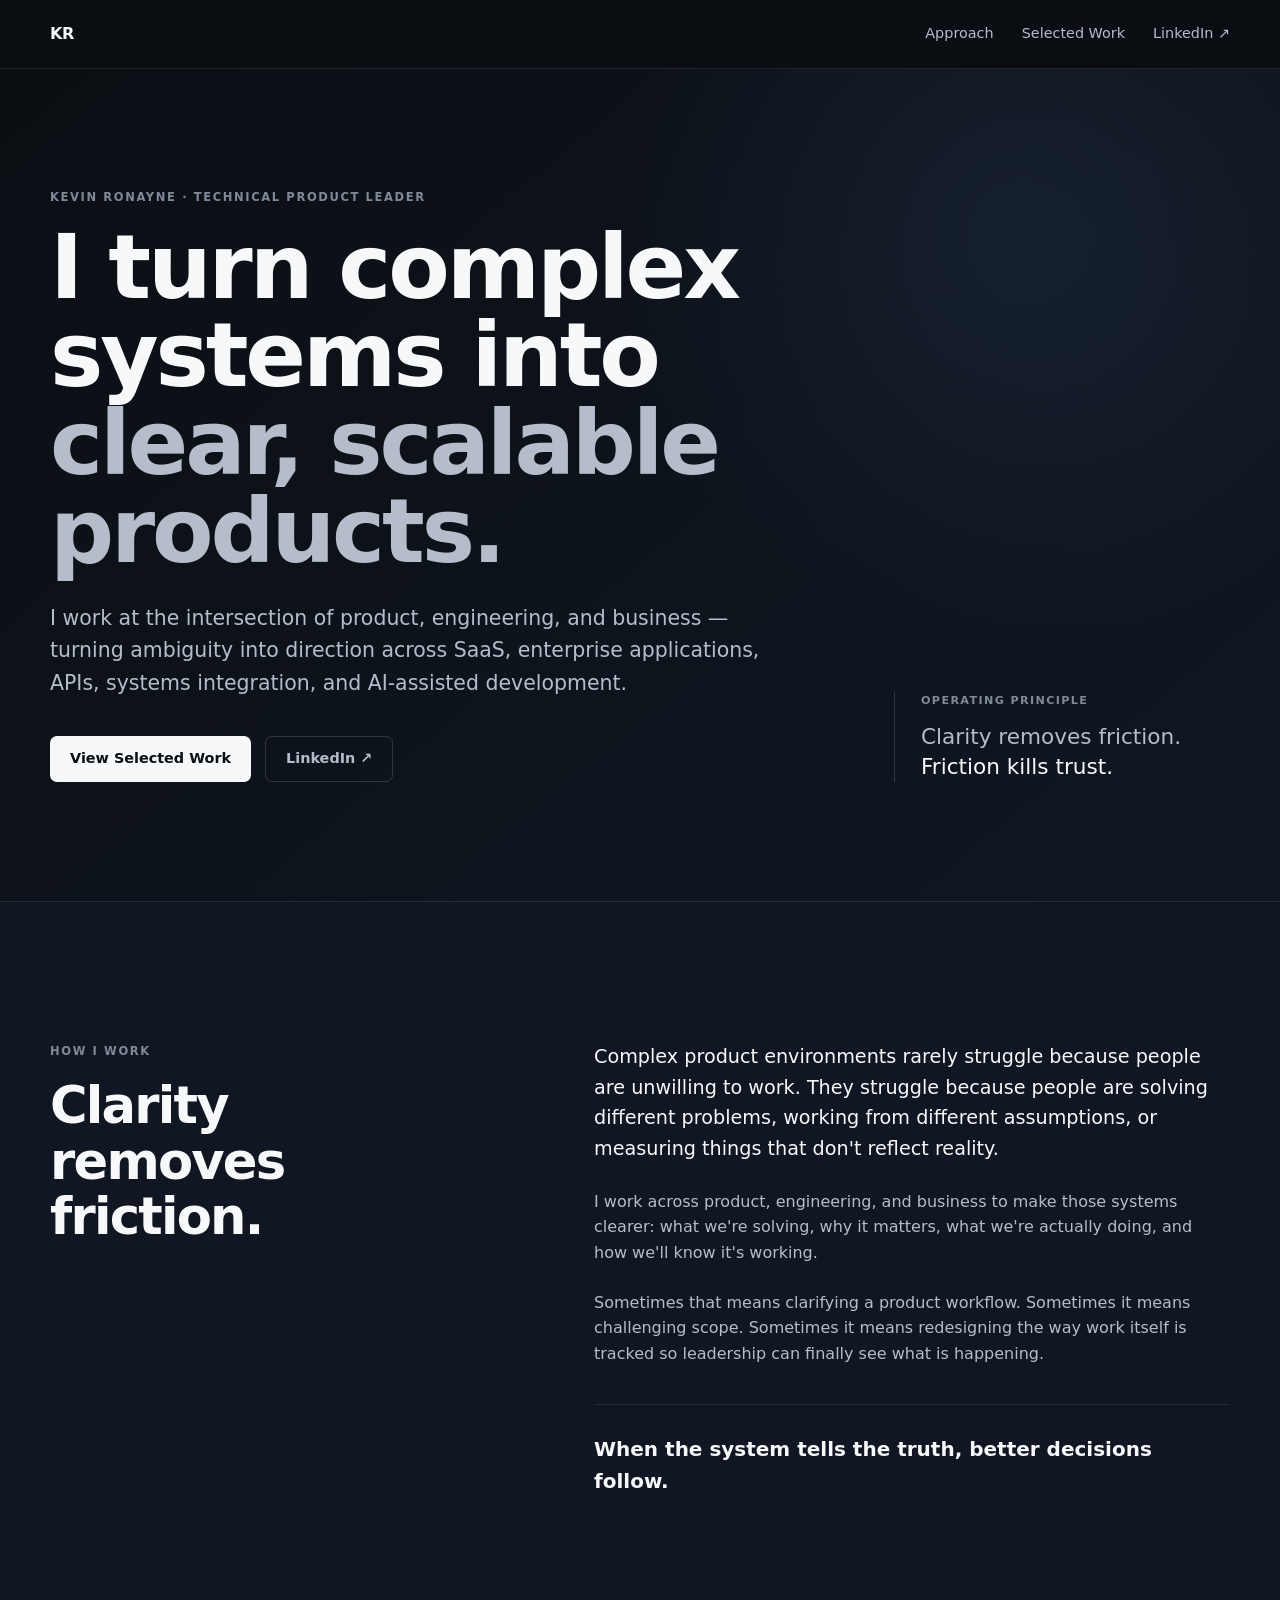
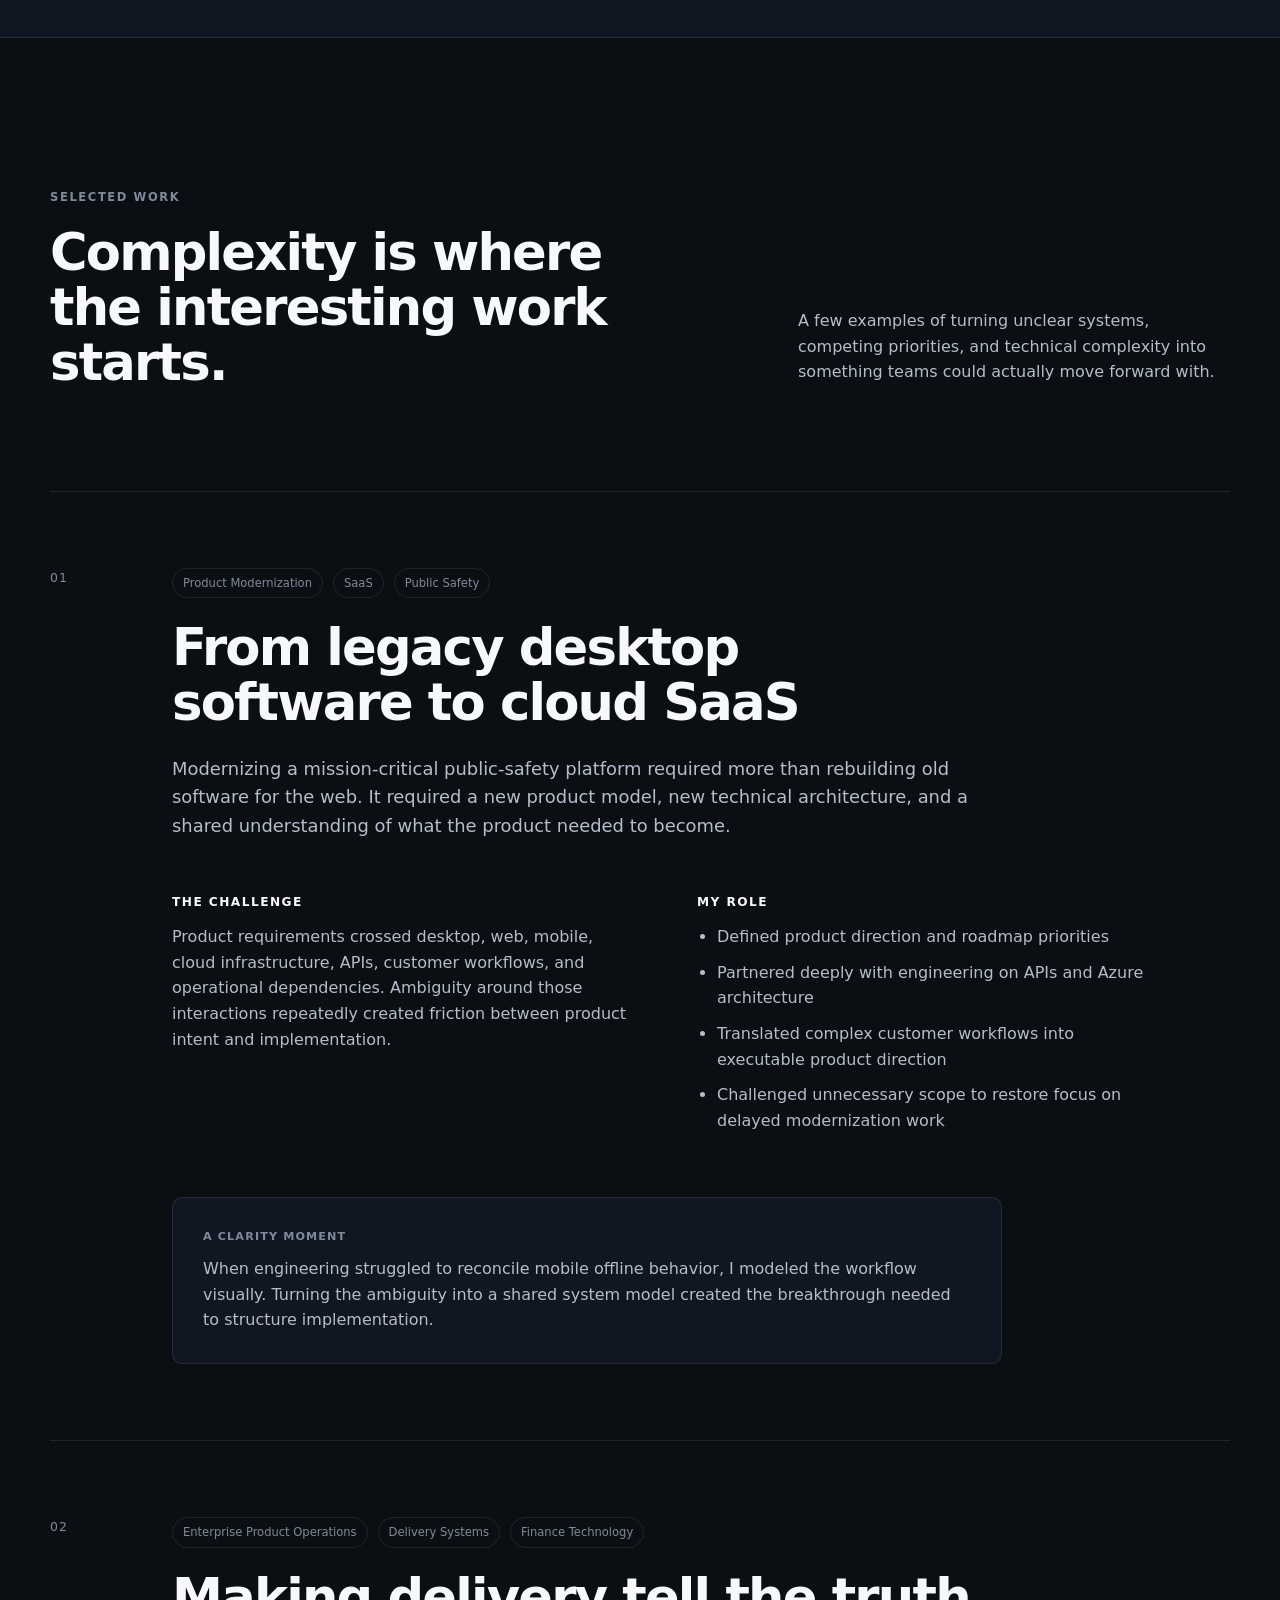
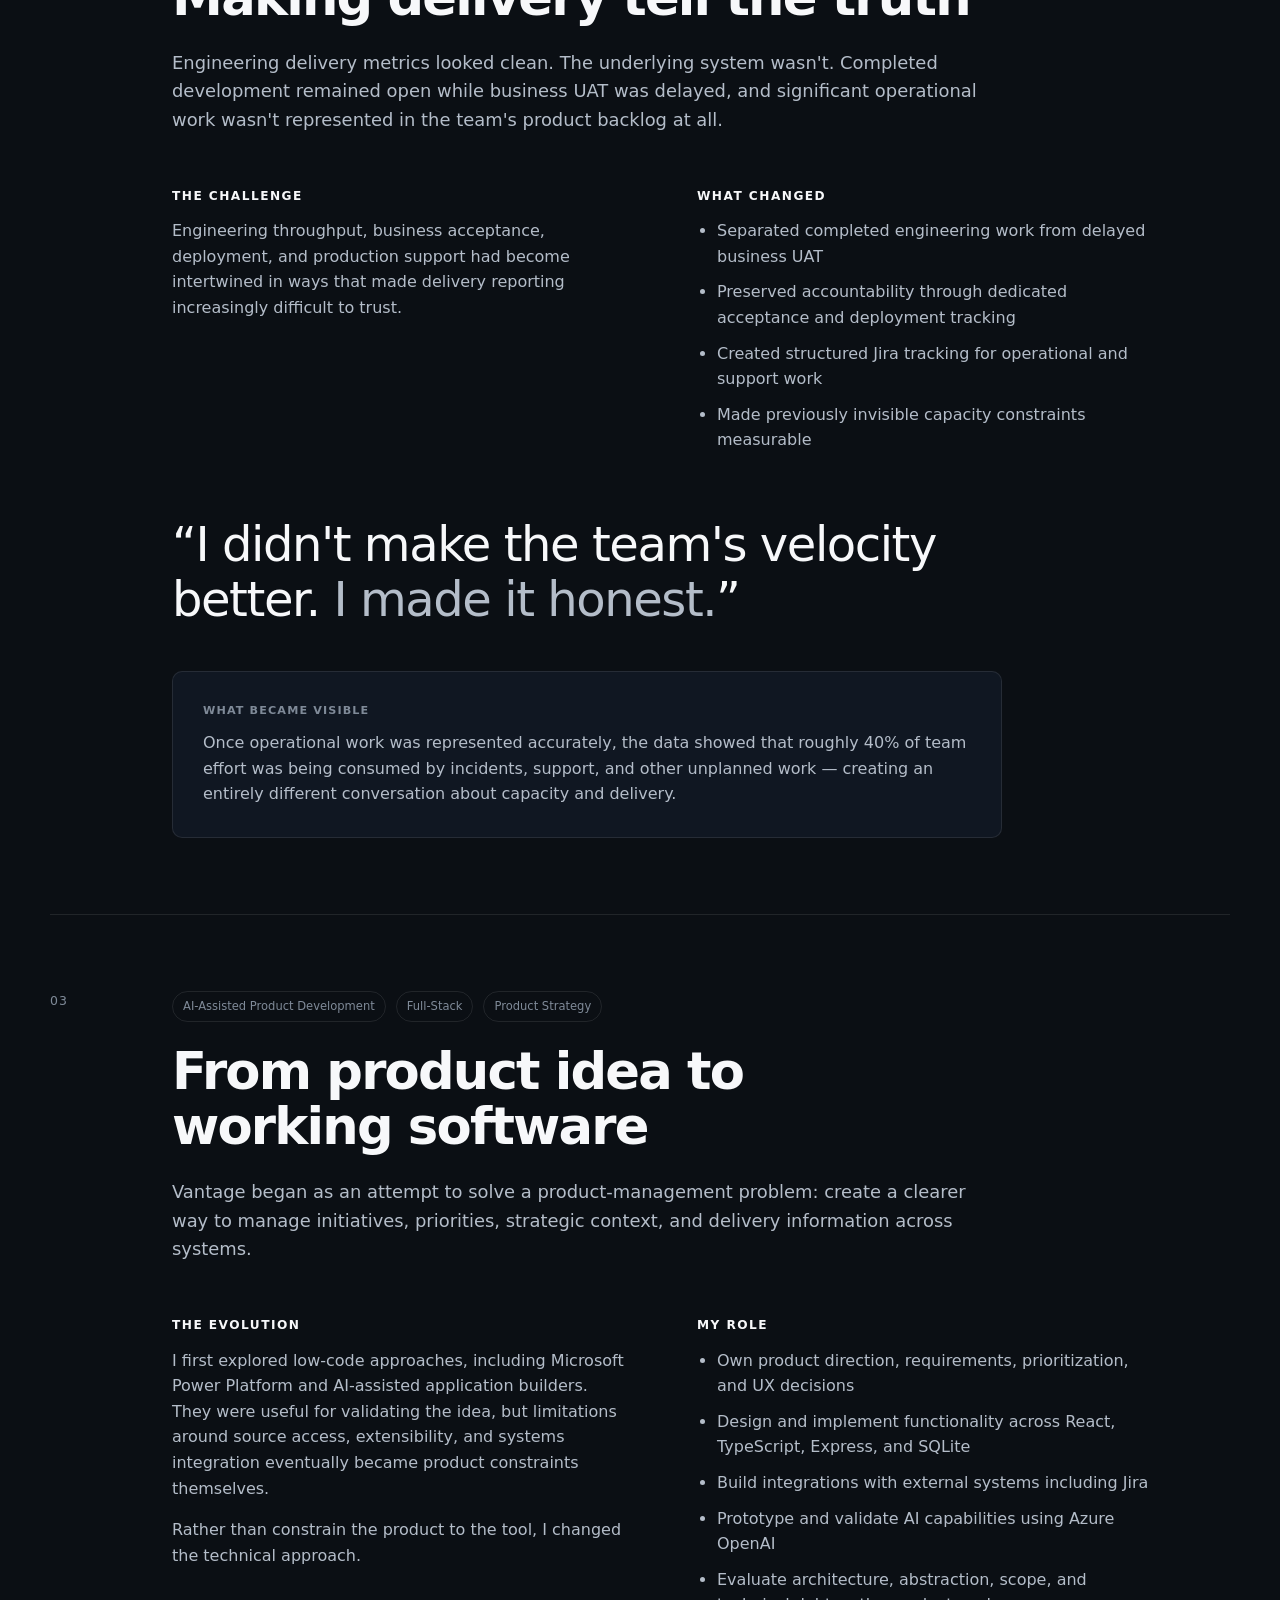
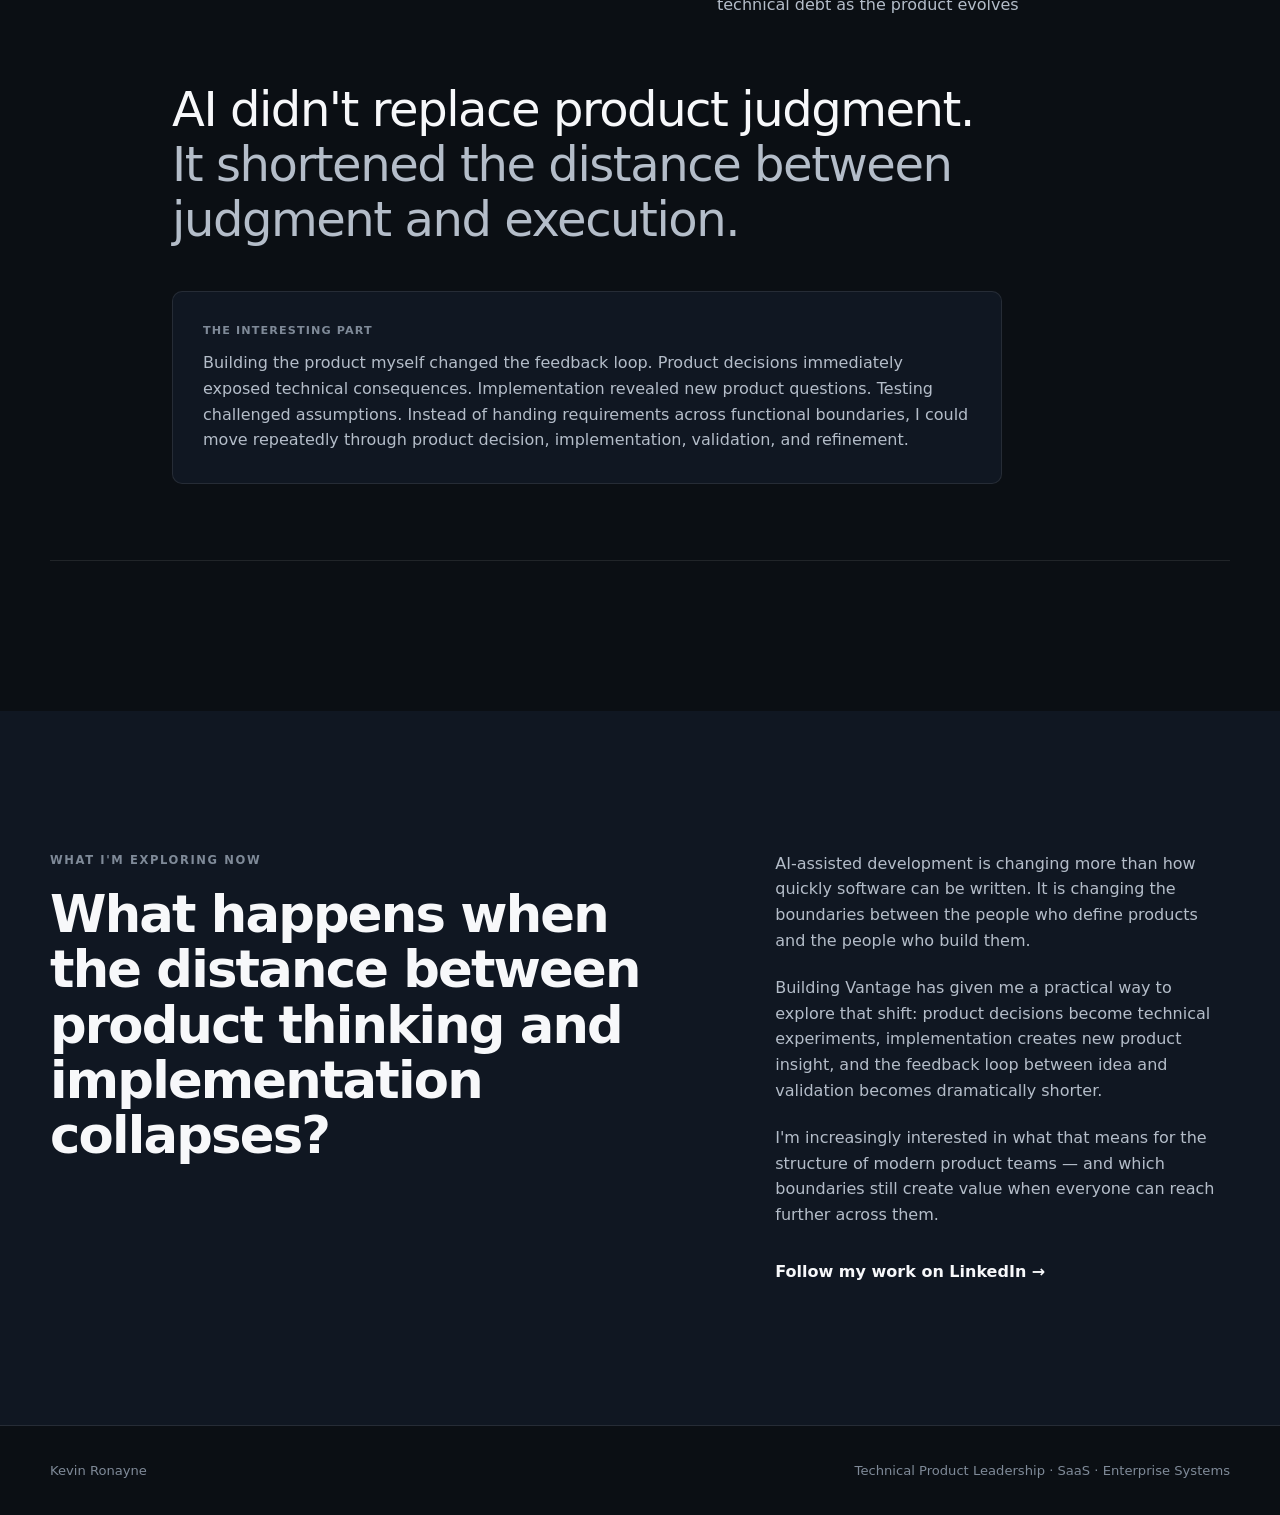
<file: index.html>
<!DOCTYPE html>
<html lang="en">
<head>
  <meta charset="UTF-8" />
  <meta name="viewport" content="width=device-width, initial-scale=1.0" />

  <title>Kevin Ronayne | Technical Product Leader</title>

  <meta
    name="description"
    content="Kevin Ronayne is a technical product leader working across SaaS, enterprise applications, APIs, systems integration, and AI-assisted product development."
  />

  <link rel="stylesheet" href="styles.css" />
</head>

<body>

  <!-- Navigation -->
  <header class="site-header">
    <div class="nav-container">
      <a href="#top" class="brand">KR</a>

      <nav class="nav-links" aria-label="Primary navigation">
        <a href="#approach">Approach</a>
        <a href="#work">Selected Work</a>
        <a
          href="https://www.linkedin.com/in/kevin-ronayne/"
          target="_blank"
          rel="noopener noreferrer"
        >
          LinkedIn ↗
        </a>
      </nav>
    </div>
  </header>


  <main id="top">

    <!-- Hero -->
    <section class="hero">
      <div class="page-container hero-inner">

        <div class="hero-copy">
          <p class="eyebrow">Kevin Ronayne · Technical Product Leader</p>

          <h1>
            I turn complex systems into
            <span>clear, scalable products.</span>
          </h1>

          <p class="hero-sub">
            I work at the intersection of product, engineering, and business —
            turning ambiguity into direction across SaaS, enterprise applications,
            APIs, systems integration, and AI-assisted development.
          </p>

          <div class="hero-actions">
            <a href="#work" class="button button-primary">
              View Selected Work
            </a>

            <a
              href="https://www.linkedin.com/in/kevin-ronayne/"
              target="_blank"
              rel="noopener noreferrer"
              class="button button-secondary"
            >
              LinkedIn ↗
            </a>
          </div>
        </div>

        <aside class="hero-principle">
          <p class="principle-label">Operating principle</p>

          <blockquote>
            Clarity removes friction.
            <span>Friction kills trust.</span>
          </blockquote>
        </aside>

      </div>
    </section>


    <!-- Approach -->
    <section class="approach" id="approach">
      <div class="page-container approach-grid">

        <div class="section-heading">
          <p class="eyebrow">How I Work</p>

          <h2>Clarity removes friction.</h2>
        </div>

        <div class="approach-copy">
          <p class="lead">
            Complex product environments rarely struggle because people are
            unwilling to work. They struggle because people are solving different
            problems, working from different assumptions, or measuring things that
            don't reflect reality.
          </p>

          <p>
            I work across product, engineering, and business to make those systems
            clearer: what we're solving, why it matters, what we're actually doing,
            and how we'll know it's working.
          </p>

          <p>
            Sometimes that means clarifying a product workflow. Sometimes it means
            challenging scope. Sometimes it means redesigning the way work itself
            is tracked so leadership can finally see what is happening.
          </p>

          <p class="approach-emphasis">
            When the system tells the truth, better decisions follow.
          </p>
        </div>

      </div>
    </section>


    <!-- Selected Work -->
    <section class="work" id="work">
      <div class="page-container">

        <div class="work-header">
          <div>
            <p class="eyebrow">Selected Work</p>
            <h2>Complexity is where the interesting work starts.</h2>
          </div>

          <p>
            A few examples of turning unclear systems, competing priorities,
            and technical complexity into something teams could actually move forward with.
          </p>
        </div>


        <!-- Case Study 1 -->
        <article class="case-study">
          <div class="case-number">01</div>

          <div class="case-main">
            <div class="case-meta">
              <span>Product Modernization</span>
              <span>SaaS</span>
              <span>Public Safety</span>
            </div>

            <h3>From legacy desktop software to cloud SaaS</h3>

            <p class="case-intro">
              Modernizing a mission-critical public-safety platform required more
              than rebuilding old software for the web. It required a new product
              model, new technical architecture, and a shared understanding of
              what the product needed to become.
            </p>

            <div class="case-columns">

              <div>
                <h4>The challenge</h4>

                <p>
                  Product requirements crossed desktop, web, mobile, cloud
                  infrastructure, APIs, customer workflows, and operational
                  dependencies. Ambiguity around those interactions repeatedly
                  created friction between product intent and implementation.
                </p>
              </div>

              <div>
                <h4>My role</h4>

                <ul>
                  <li>Defined product direction and roadmap priorities</li>
                  <li>Partnered deeply with engineering on APIs and Azure architecture</li>
                  <li>Translated complex customer workflows into executable product direction</li>
                  <li>Challenged unnecessary scope to restore focus on delayed modernization work</li>
                </ul>
              </div>

            </div>

            <div class="case-result">
              <p class="result-label">A clarity moment</p>

              <p>
                When engineering struggled to reconcile mobile offline behavior,
                I modeled the workflow visually. Turning the ambiguity into a shared
                system model created the breakthrough needed to structure implementation.
              </p>
            </div>
          </div>
        </article>


        <!-- Case Study 2 -->
        <article class="case-study">
          <div class="case-number">02</div>

          <div class="case-main">
            <div class="case-meta">
              <span>Enterprise Product Operations</span>
              <span>Delivery Systems</span>
              <span>Finance Technology</span>
            </div>

            <h3>Making delivery tell the truth</h3>

            <p class="case-intro">
              Engineering delivery metrics looked clean. The underlying system
              wasn't. Completed development remained open while business UAT was
              delayed, and significant operational work wasn't represented in
              the team's product backlog at all.
            </p>

            <div class="case-columns">

              <div>
                <h4>The challenge</h4>

                <p>
                  Engineering throughput, business acceptance, deployment, and
                  production support had become intertwined in ways that made
                  delivery reporting increasingly difficult to trust.
                </p>
              </div>

              <div>
                <h4>What changed</h4>

                <ul>
                  <li>Separated completed engineering work from delayed business UAT</li>
                  <li>Preserved accountability through dedicated acceptance and deployment tracking</li>
                  <li>Created structured Jira tracking for operational and support work</li>
                  <li>Made previously invisible capacity constraints measurable</li>
                </ul>
              </div>

            </div>

            <div class="case-quote">
              <blockquote>
                “I didn't make the team's velocity better.
                <span>I made it honest.</span>”
              </blockquote>
            </div>

            <div class="case-result">
              <p class="result-label">What became visible</p>

              <p>
                Once operational work was represented accurately, the data showed
                that roughly 40% of team effort was being consumed by incidents,
                support, and other unplanned work — creating an entirely different
                conversation about capacity and delivery.
              </p>
            </div>
          </div>
        </article>

        <!-- Case Study 3 -->
        <article class="case-study">
          <div class="case-number">03</div>

          <div class="case-main">
            <div class="case-meta">
              <span>AI-Assisted Product Development</span>
              <span>Full-Stack</span>
              <span>Product Strategy</span>
            </div>

            <h3>From product idea to working software</h3>

            <p class="case-intro">
              Vantage began as an attempt to solve a product-management problem:
              create a clearer way to manage initiatives, priorities, strategic context,
              and delivery information across systems.
            </p>

            <div class="case-columns">

              <div>
                <h4>The evolution</h4>

                <p>
                  I first explored low-code approaches, including Microsoft Power Platform
                  and AI-assisted application builders. They were useful for validating
                  the idea, but limitations around source access, extensibility, and
                  systems integration eventually became product constraints themselves.
                </p>

                <p>
                  Rather than constrain the product to the tool, I changed the technical
                  approach.
                </p>
              </div>

              <div>
                <h4>My role</h4>

                <ul>
                  <li>Own product direction, requirements, prioritization, and UX decisions</li>
                  <li>Design and implement functionality across React, TypeScript, Express, and SQLite</li>
                  <li>Build integrations with external systems including Jira</li>
                  <li>Prototype and validate AI capabilities using Azure OpenAI</li>
                  <li>Evaluate architecture, abstraction, scope, and technical debt as the product evolves</li>
                </ul>
              </div>

            </div>

            <div class="case-quote">
              <blockquote>
                AI didn't replace product judgment.
                <span>It shortened the distance between judgment and execution.</span>
              </blockquote>
            </div>

            <div class="case-result">
              <p class="result-label">The interesting part</p>

              <p>
                Building the product myself changed the feedback loop. Product decisions
                immediately exposed technical consequences. Implementation revealed new
                product questions. Testing challenged assumptions. Instead of handing
                requirements across functional boundaries, I could move repeatedly through
                product decision, implementation, validation, and refinement.
              </p>
            </div>
          </div>
        </article>

      </div>
    </section>


    <!-- Closing -->
    <section class="closing">
      <div class="page-container closing-inner">

        <div>
          <p class="eyebrow">What I'm Exploring Now</p>

          <h2>
            What happens when the distance between product thinking and implementation collapses?
          </h2>
        </div>

        <div class="closing-copy">
          <p>
            AI-assisted development is changing more than how quickly software can
            be written. It is changing the boundaries between the people who define
            products and the people who build them.
          </p>

          <p>
            Building Vantage has given me a practical way to explore that shift:
            product decisions become technical experiments, implementation creates
            new product insight, and the feedback loop between idea and validation
            becomes dramatically shorter.
          </p>

          <p>
            I'm increasingly interested in what that means for the structure of
            modern product teams — and which boundaries still create value when
            everyone can reach further across them.
          </p>

          <a
            href="https://www.linkedin.com/in/kevin-ronayne/"
            target="_blank"
            rel="noopener noreferrer"
            class="text-link"
          >
            Follow my work on LinkedIn →
          </a>
        </div>

      </div>
    </section>

  </main>


  <!-- Footer -->
  <footer class="site-footer">
    <div class="page-container footer-inner">

      <p>Kevin Ronayne</p>

      <p>
        Technical Product Leadership · SaaS · Enterprise Systems
      </p>

    </div>
  </footer>

</body>
</html>
</file>
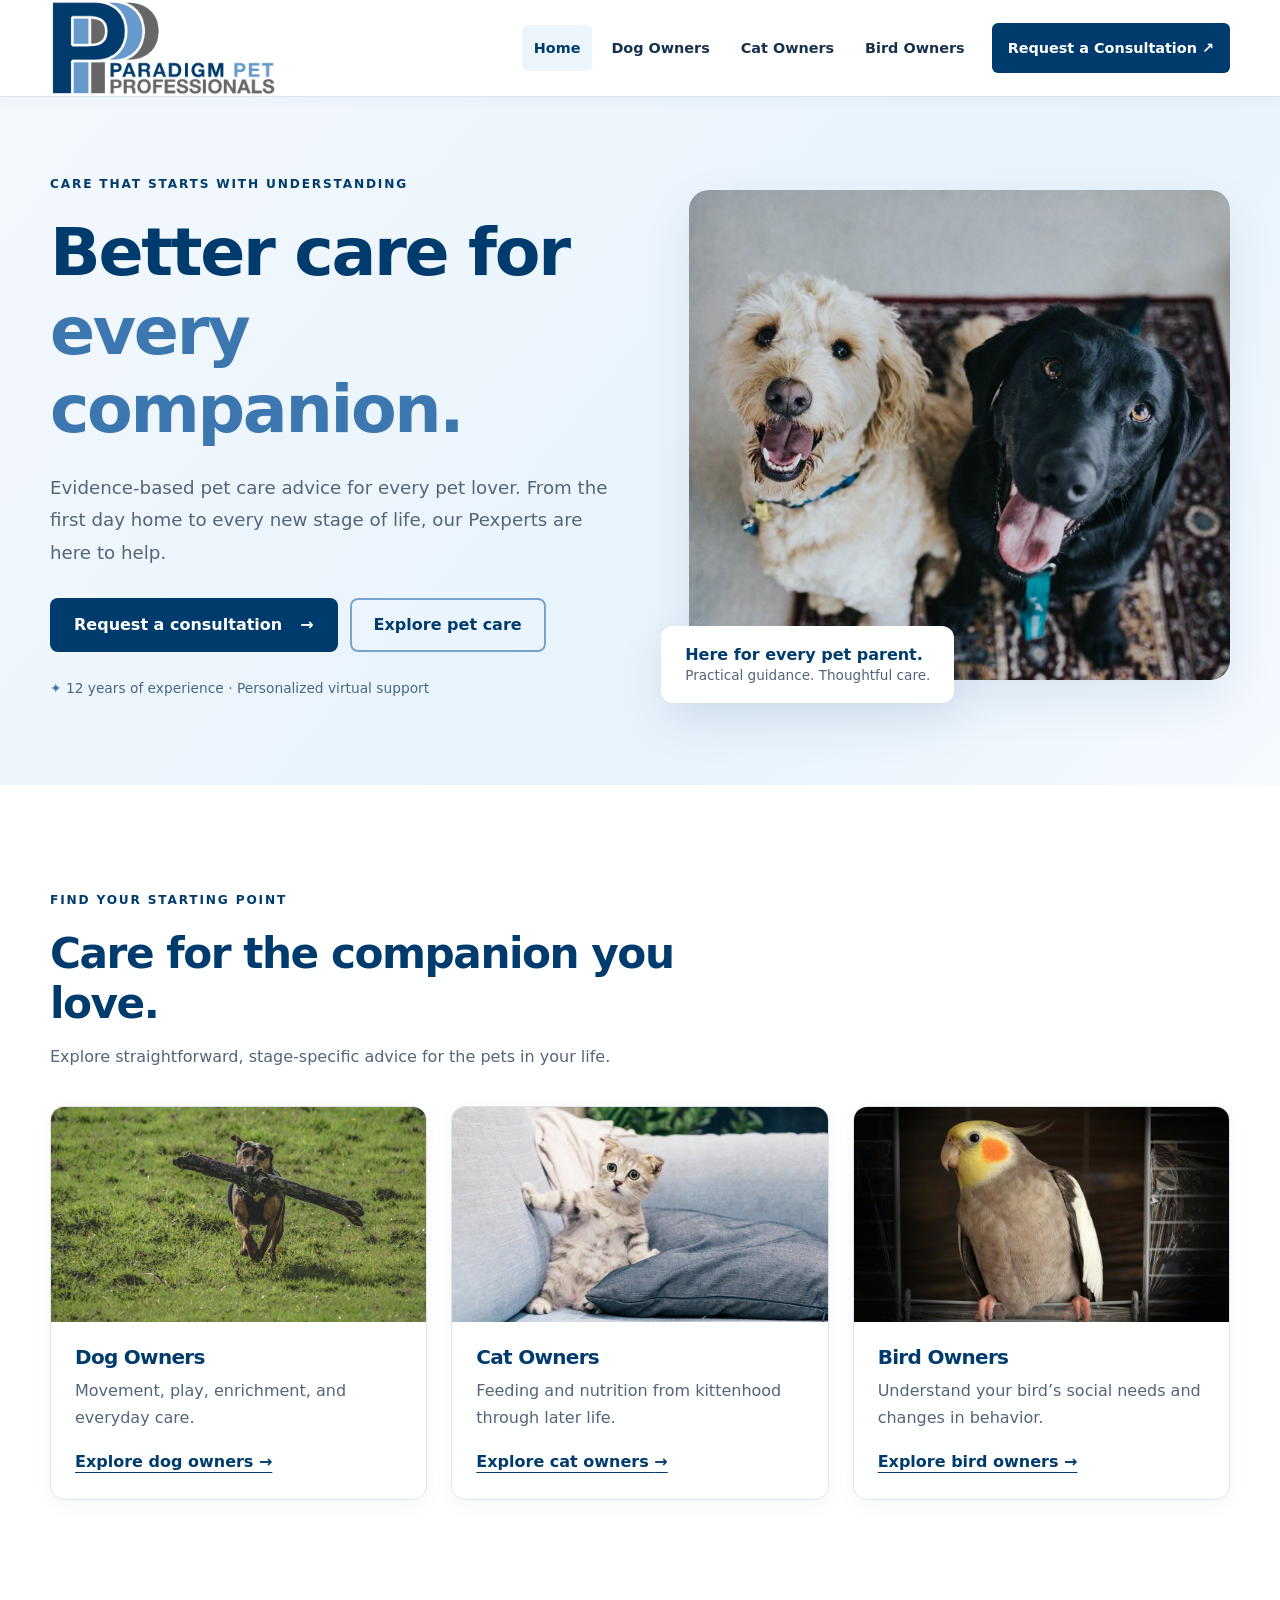
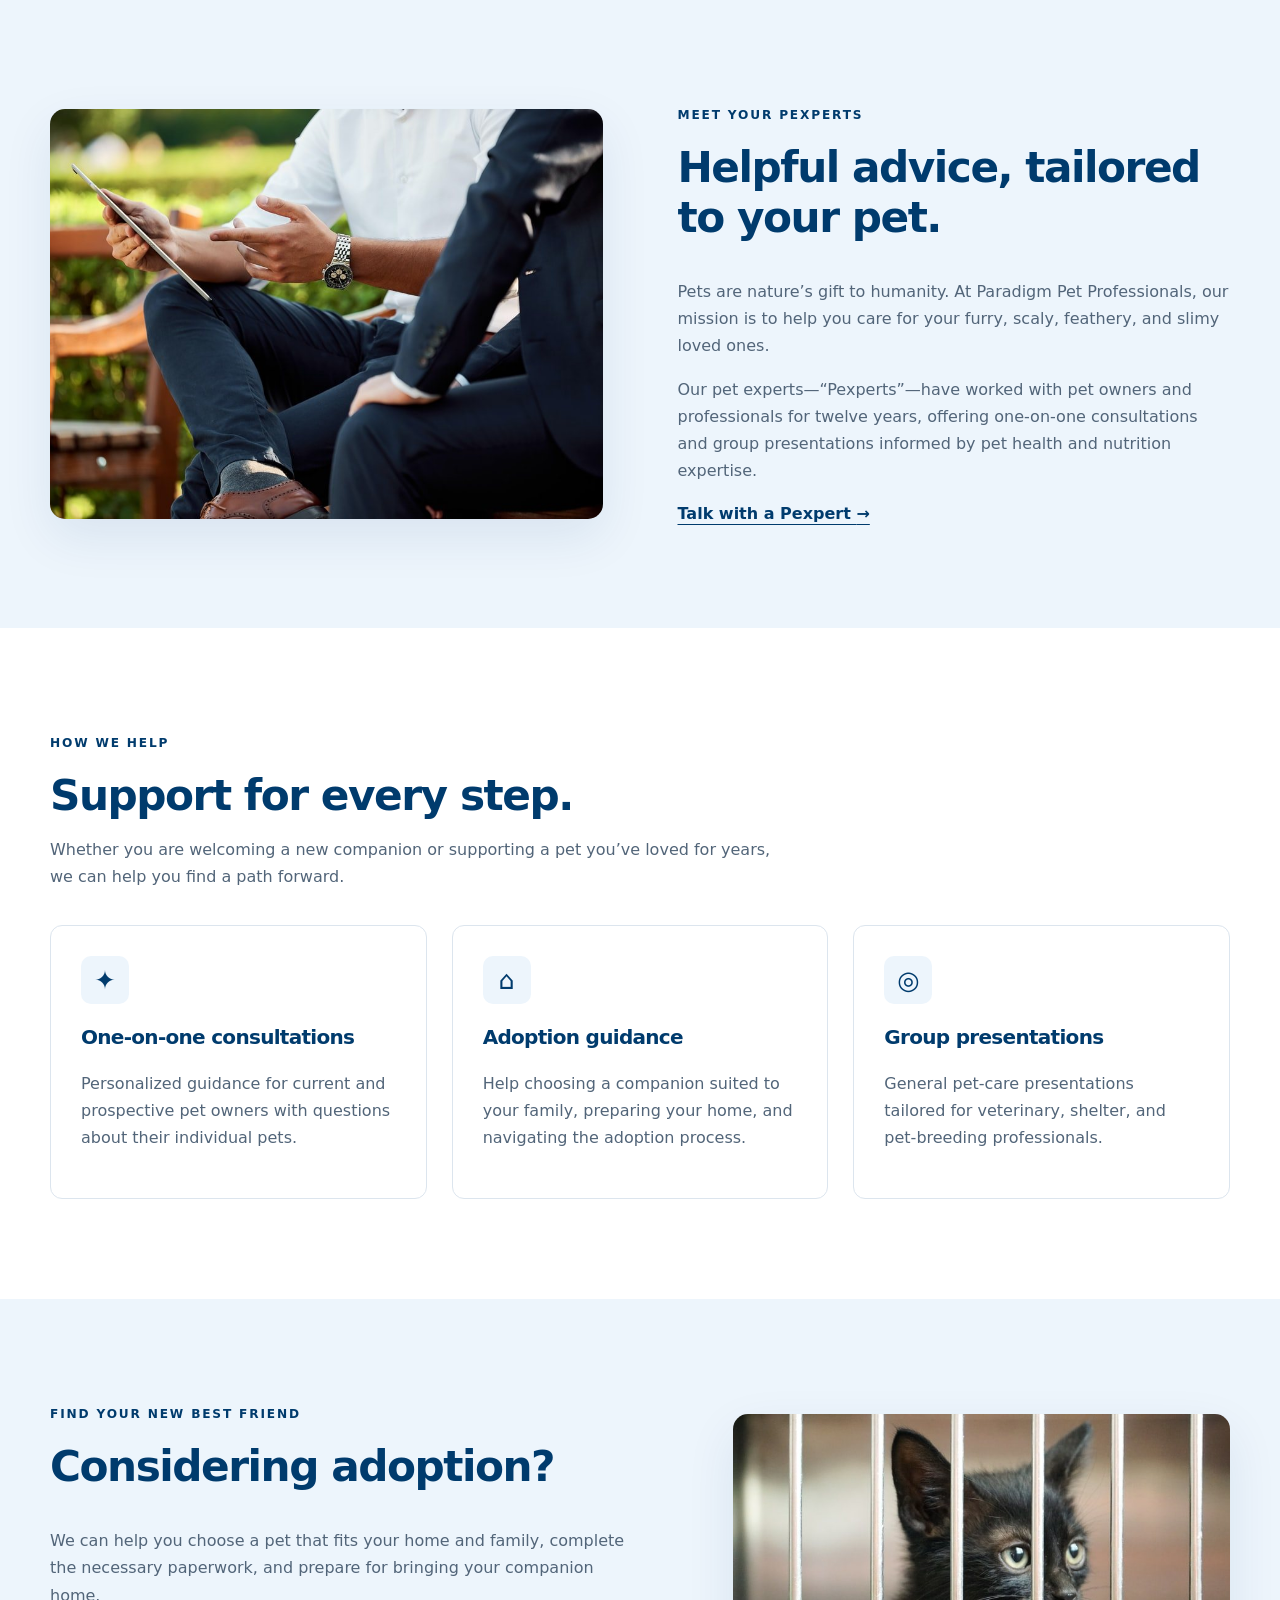
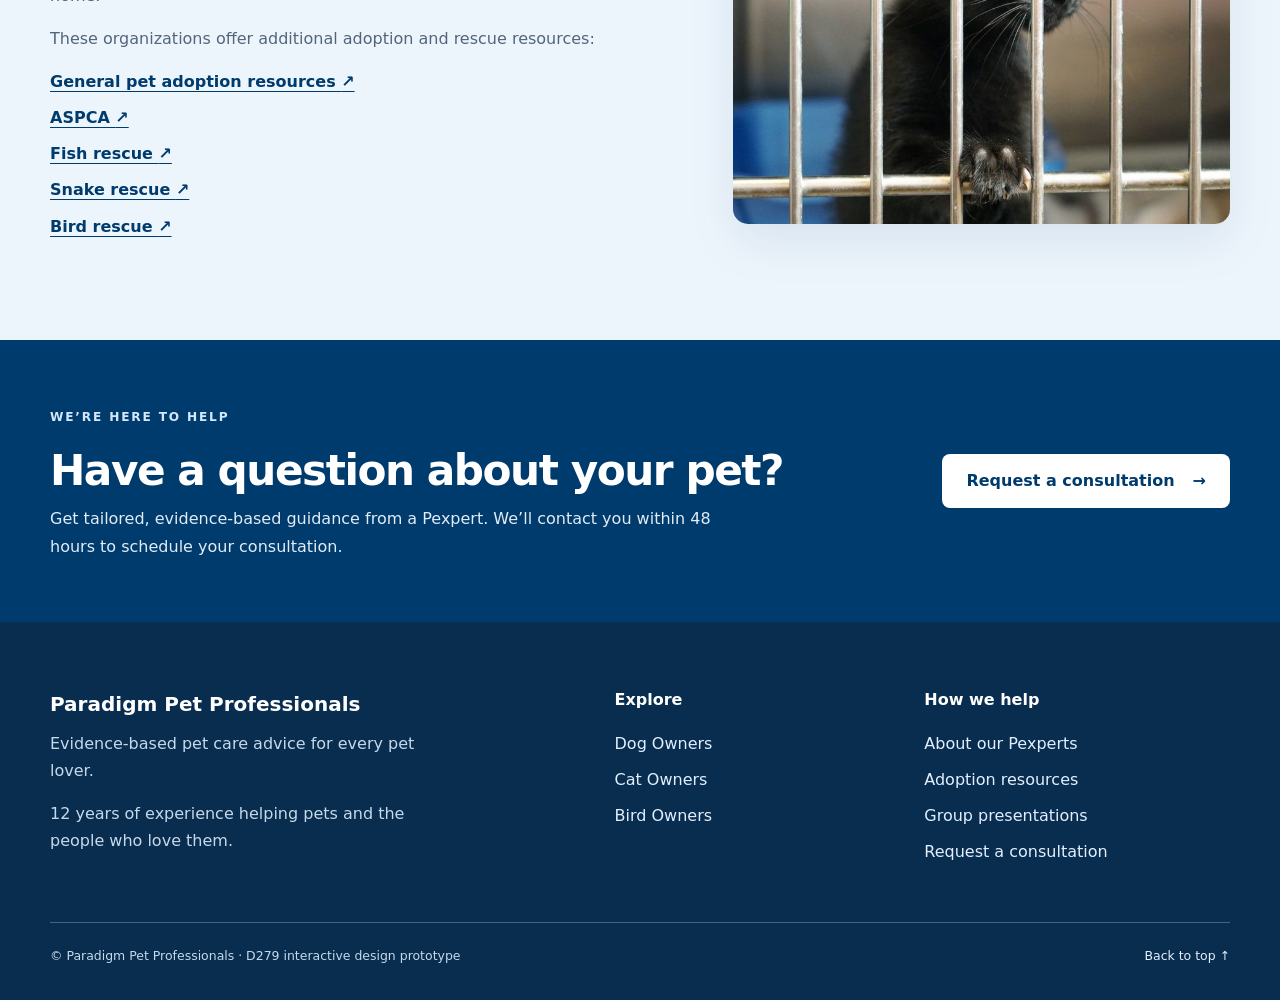
<file: schoolproject/D279/index.html>
<!doctype html>
<html lang="en">

<head>
    <meta charset="utf-8">
    <meta name="viewport" content="width=device-width, initial-scale=1">
    <meta name="description" content="Evidence-based pet care, adoption guidance, and virtual new pet care consultations from Paradigm Pet Professionals.">
    <meta name="theme-color" content="#003B6D">

    <title>Home | Paradigm Pet Professionals</title>

    <link rel="icon" href="/schoolproject/D279/assets/logo.png">
    <link rel="stylesheet" href="/schoolproject/D279/styles.css">

    <script src="/schoolproject/D279/script.js" defer></script>
</head>

<body id="top">

    <!-- Accessibility: Skip Navigation -->
    <a class="skip" href="#main">Skip to content</a>

    <!-- Site Header -->
    <header class="site-header">
        <div class="shell head-inner">

            <a
                class="brand"
                href="/schoolproject/D279/index.html"
                aria-label="Paradigm Pet Professionals — Home"
            >
                <img
                    class=""
                    src="/schoolproject/D279/assets/logo.png"
                    alt="Paradigm Pet Professionals logo"
                    loading="lazy"
                >
            </a>

            <button
                class="menu-toggle"
                type="button"
                aria-expanded="false"
                aria-controls="main-nav"
            >
                Menu <span aria-hidden="true">☰</span>
            </button>

            <!-- Primary Navigation -->
            <nav
                id="main-nav"
                class="main-nav"
                aria-label="Primary navigation"
            >

                <a
                    href="/schoolproject/D279/index.html"
                    aria-current="page"
                    class="active"
                >
                    Home
                </a>

                <a href="/schoolproject/D279/dogs.html">Dog Owners</a>

                <a href="/schoolproject/D279/cats.html">Cat Owners</a>

                <a href="/schoolproject/D279/birds.html">Bird Owners</a>

                <a
                    class="nav-cta"
                    href="/schoolproject/D279/consultation.html"
                >
                    Request a Consultation
                    <span aria-hidden="true">↗</span>
                </a>

            </nav>

        </div>
    </header>

    <!-- Main Content -->
    <main id="main">

        <!-- Hero Section -->
        <section class="hero">
            <div class="shell hero-grid">

                <!-- Hero Copy -->
                <div class="hero-copy">

                    <span class="eyebrow">
                        CARE THAT STARTS WITH UNDERSTANDING
                    </span>

                    <h1>
                        Better care for
                        <em>every companion.</em>
                    </h1>

                    <p class="lead">
                        Evidence-based pet care advice for every pet lover.
                        From the first day home to every new stage of life,
                        our Pexperts are here to help.
                    </p>

                    <div class="actions">

                        <a
                            class="button button-primary"
                            href="/schoolproject/D279/consultation.html"
                        >
                            Request a consultation
                            <span aria-hidden="true">→</span>
                        </a>

                        <a
                            class="button button-outline"
                            href="#pet-care"
                        >
                            Explore pet care
                        </a>

                    </div>

                    <p class="hero-proof">
                        <span aria-hidden="true">✦</span>
                        12 years of experience · Personalized virtual support
                    </p>

                </div>

                <!-- Hero Image -->
                <div class="hero-visual">

                    <img
                        class=""
                        src="/schoolproject/D279/assets/dogs-hero.jpg"
                        alt="Two friendly dogs looking up toward the camera"
                        loading="lazy"
                    >

                    <div class="hero-note">

                        <strong>Here for every pet parent.</strong>

                        <span>Practical guidance. Thoughtful care.</span>

                    </div>

                </div>

            </div>
        </section>

        <!-- Pet Care Resources -->
        <section id="pet-care" class="section shell">

            <div class="section-heading">

                <span class="eyebrow">FIND YOUR STARTING POINT</span>

                <h2>Care for the companion you love.</h2>

                <p>
                    Explore straightforward, stage-specific advice
                    for the pets in your life.
                </p>

            </div>

            <div class="pet-grid">

                <!-- Dog Owners Card -->
                <article class="pet-card">

                    <img
                        class=""
                        src="/schoolproject/D279/assets/dog-play.jpg"
                        alt="Dog running through grass carrying a branch"
                        loading="lazy"
                    >

                    <div class="pet-card-body">

                        <h3>Dog Owners</h3>

                        <p>
                            Movement, play, enrichment, and everyday care.
                        </p>

                        <a
                            class="text-link"
                            href="/schoolproject/D279/dogs.html"
                        >
                            Explore dog owners
                            <span aria-hidden="true">→</span>
                        </a>

                    </div>

                </article>

                <!-- Cat Owners Card -->
                <article class="pet-card">

                    <img
                        class=""
                        src="/schoolproject/D279/assets/kitten.jpg"
                        alt="Young kitten sitting on a couch"
                        loading="lazy"
                    >

                    <div class="pet-card-body">

                        <h3>Cat Owners</h3>

                        <p>
                            Feeding and nutrition from kittenhood
                            through later life.
                        </p>

                        <a
                            class="text-link"
                            href="/schoolproject/D279/cats.html"
                        >
                            Explore cat owners
                            <span aria-hidden="true">→</span>
                        </a>

                    </div>

                </article>

                <!-- Bird Owners Card -->
                <article class="pet-card">

                    <img
                        class=""
                        src="/schoolproject/D279/assets/bird-hero.jpg"
                        alt="Cockatiel perched indoors"
                        loading="lazy"
                    >

                    <div class="pet-card-body">

                        <h3>Bird Owners</h3>

                        <p>
                            Understand your bird’s social needs
                            and changes in behavior.
                        </p>

                        <a
                            class="text-link"
                            href="/schoolproject/D279/birds.html"
                        >
                            Explore bird owners
                            <span aria-hidden="true">→</span>
                        </a>

                    </div>

                </article>

            </div>

        </section>

        <!-- About Our Pexperts -->
        <section id="pexperts" class="section soft-section">

            <div class="shell split">

                <div class="image-frame">

                    <img
                        class=""
                        src="/schoolproject/D279/assets/consultation.jpg"
                        alt="Two people discussing information during a consultation"
                        loading="lazy"
                    >

                </div>

                <div>

                    <span class="eyebrow">MEET YOUR PEXPERTS</span>

                    <h2>Helpful advice, tailored to your pet.</h2>

                    <p>
                        Pets are nature’s gift to humanity.
                        At Paradigm Pet Professionals, our mission
                        is to help you care for your furry, scaly,
                        feathery, and slimy loved ones.
                    </p>

                    <p>
                        Our pet experts—“Pexperts”—have worked with
                        pet owners and professionals for twelve years,
                        offering one-on-one consultations and group
                        presentations informed by pet health and
                        nutrition expertise.
                    </p>

                    <a
                        class="text-link"
                        href="/schoolproject/D279/consultation.html"
                    >
                        Talk with a Pexpert
                        <span aria-hidden="true">→</span>
                    </a>

                </div>

            </div>

        </section>

        <!-- Services -->
        <section id="services" class="section shell">

            <div class="section-heading">

                <span class="eyebrow">HOW WE HELP</span>

                <h2>Support for every step.</h2>

                <p>
                    Whether you are welcoming a new companion
                    or supporting a pet you’ve loved for years,
                    we can help you find a path forward.
                </p>

            </div>

            <div class="service-grid">

                <!-- One-on-One Consultations -->
                <article class="service">

                    <span class="service-icon" aria-hidden="true">✦</span>

                    <h3>One-on-one consultations</h3>

                    <p>
                        Personalized guidance for current and
                        prospective pet owners with questions
                        about their individual pets.
                    </p>

                </article>

                <!-- Adoption Guidance -->
                <article class="service">

                    <span class="service-icon" aria-hidden="true">⌂</span>

                    <h3>Adoption guidance</h3>

                    <p>
                        Help choosing a companion suited to your
                        family, preparing your home, and navigating
                        the adoption process.
                    </p>

                </article>

                <!-- Group Presentations -->
                <article class="service">

                    <span class="service-icon" aria-hidden="true">◎</span>

                    <h3>Group presentations</h3>

                    <p>
                        General pet-care presentations tailored
                        for veterinary, shelter, and pet-breeding
                        professionals.
                    </p>

                </article>

            </div>

        </section>

        <!-- Adoption Resources -->
        <section id="adoption" class="section soft-section">

            <div class="shell split reverse">

                <!-- Adoption Information -->
                <div>

                    <span class="eyebrow">
                        FIND YOUR NEW BEST FRIEND
                    </span>

                    <h2>Considering adoption?</h2>

                    <p>
                        We can help you choose a pet that fits
                        your home and family, complete the
                        necessary paperwork, and prepare for
                        bringing your companion home.
                    </p>

                    <p>
                        These organizations offer additional
                        adoption and rescue resources:
                    </p>

                    <!-- External Adoption Resources -->
                    <ul class="resource-list">

                        <li>
                            <a
                                href="https://bestfriends.org/pet-care-resources/issues/pet-adoption-resources"
                                target="_blank"
                                rel="noopener noreferrer"
                            >
                                General pet adoption resources
                                <span aria-hidden="true">↗</span>
                            </a>
                        </li>

                        <li>
                            <a
                                href="https://www.aspca.org/"
                                target="_blank"
                                rel="noopener noreferrer"
                            >
                                ASPCA
                                <span aria-hidden="true">↗</span>
                            </a>
                        </li>

                        <li>
                            <a
                                href="https://www.sterlingshelter.org/humane-society/koi-fish-rescue/"
                                target="_blank"
                                rel="noopener noreferrer"
                            >
                                Fish rescue
                                <span aria-hidden="true">↗</span>
                            </a>
                        </li>

                        <li>
                            <a
                                href="https://savethesnakes.org/snakerescuecall/"
                                target="_blank"
                                rel="noopener noreferrer"
                            >
                                Snake rescue
                                <span aria-hidden="true">↗</span>
                            </a>
                        </li>

                        <li>
                            <a
                                href="https://ftlob.rescuegroups.org/"
                                target="_blank"
                                rel="noopener noreferrer"
                            >
                                Bird rescue
                                <span aria-hidden="true">↗</span>
                            </a>
                        </li>

                    </ul>

                </div>

                <!-- Adoption Image -->
                <div class="image-frame">

                    <img
                        class=""
                        src="/schoolproject/D279/assets/adoption.jpg"
                        alt="Black kitten waiting for adoption"
                        loading="lazy"
                    >

                </div>

            </div>

        </section>

        <!-- Consultation Call to Action -->
        <section class="cta-band">

            <div class="shell cta-inner">

                <div>

                    <span class="eyebrow light">WE’RE HERE TO HELP</span>

                    <h2>Have a question about your pet?</h2>

                    <p>
                        Get tailored, evidence-based guidance from
                        a Pexpert. We’ll contact you within 48 hours
                        to schedule your consultation.
                    </p>

                </div>

                <a
                    class="button button-white"
                    href="/schoolproject/D279/consultation.html"
                >
                    Request a consultation
                    <span aria-hidden="true">→</span>
                </a>

            </div>

        </section>

    </main>

    <!-- Site Footer -->
    <footer class="footer">

        <div class="shell footer-grid">

            <!-- Company Information -->
            <div>

                <a
                    class="footer-brand"
                    href="/schoolproject/D279/index.html"
                >
                    Paradigm Pet Professionals
                </a>

                <p>
                    Evidence-based pet care advice for every pet lover.
                </p>

                <p>
                    12 years of experience helping pets and the people
                    who love them.
                </p>

            </div>

            <!-- Pet Care Navigation -->
            <div>

                <h2>Explore</h2>

                <a href="/schoolproject/D279/dogs.html">Dog Owners</a>

                <a href="/schoolproject/D279/cats.html">Cat Owners</a>

                <a href="/schoolproject/D279/birds.html">Bird Owners</a>

            </div>

            <!-- Services and Resources -->
            <div>

                <h2>How we help</h2>

                <a href="/schoolproject/D279/index.html#pexperts">
                    About our Pexperts
                </a>

                <a href="/schoolproject/D279/index.html#adoption">
                    Adoption resources
                </a>

                <a href="/schoolproject/D279/index.html#services">
                    Group presentations
                </a>

                <a href="/schoolproject/D279/consultation.html">
                    Request a consultation
                </a>

            </div>

        </div>

        <!-- Footer Bottom -->
        <div class="shell footer-bottom">

            <span>
                © Paradigm Pet Professionals · D279 interactive design prototype
            </span>

            <a href="#top">Back to top ↑</a>

        </div>

    </footer>

</body>
</html>
</file>
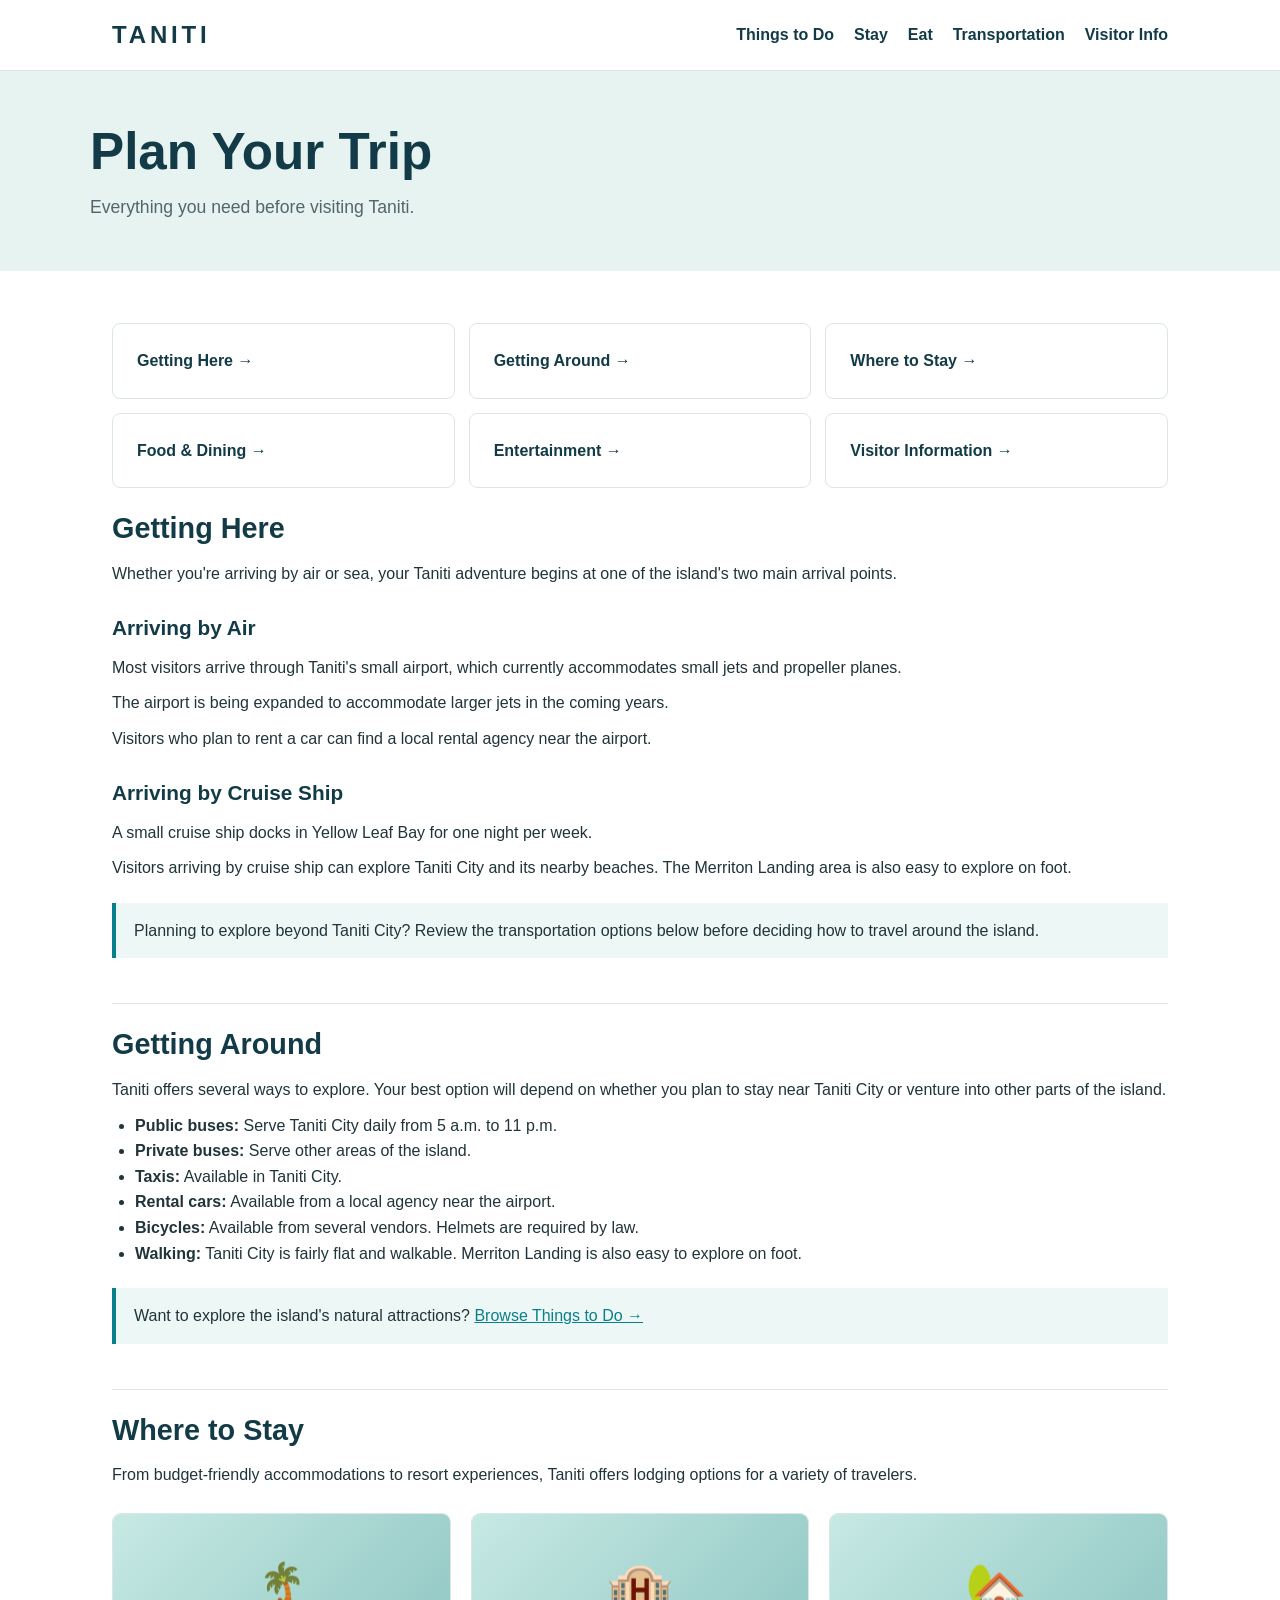
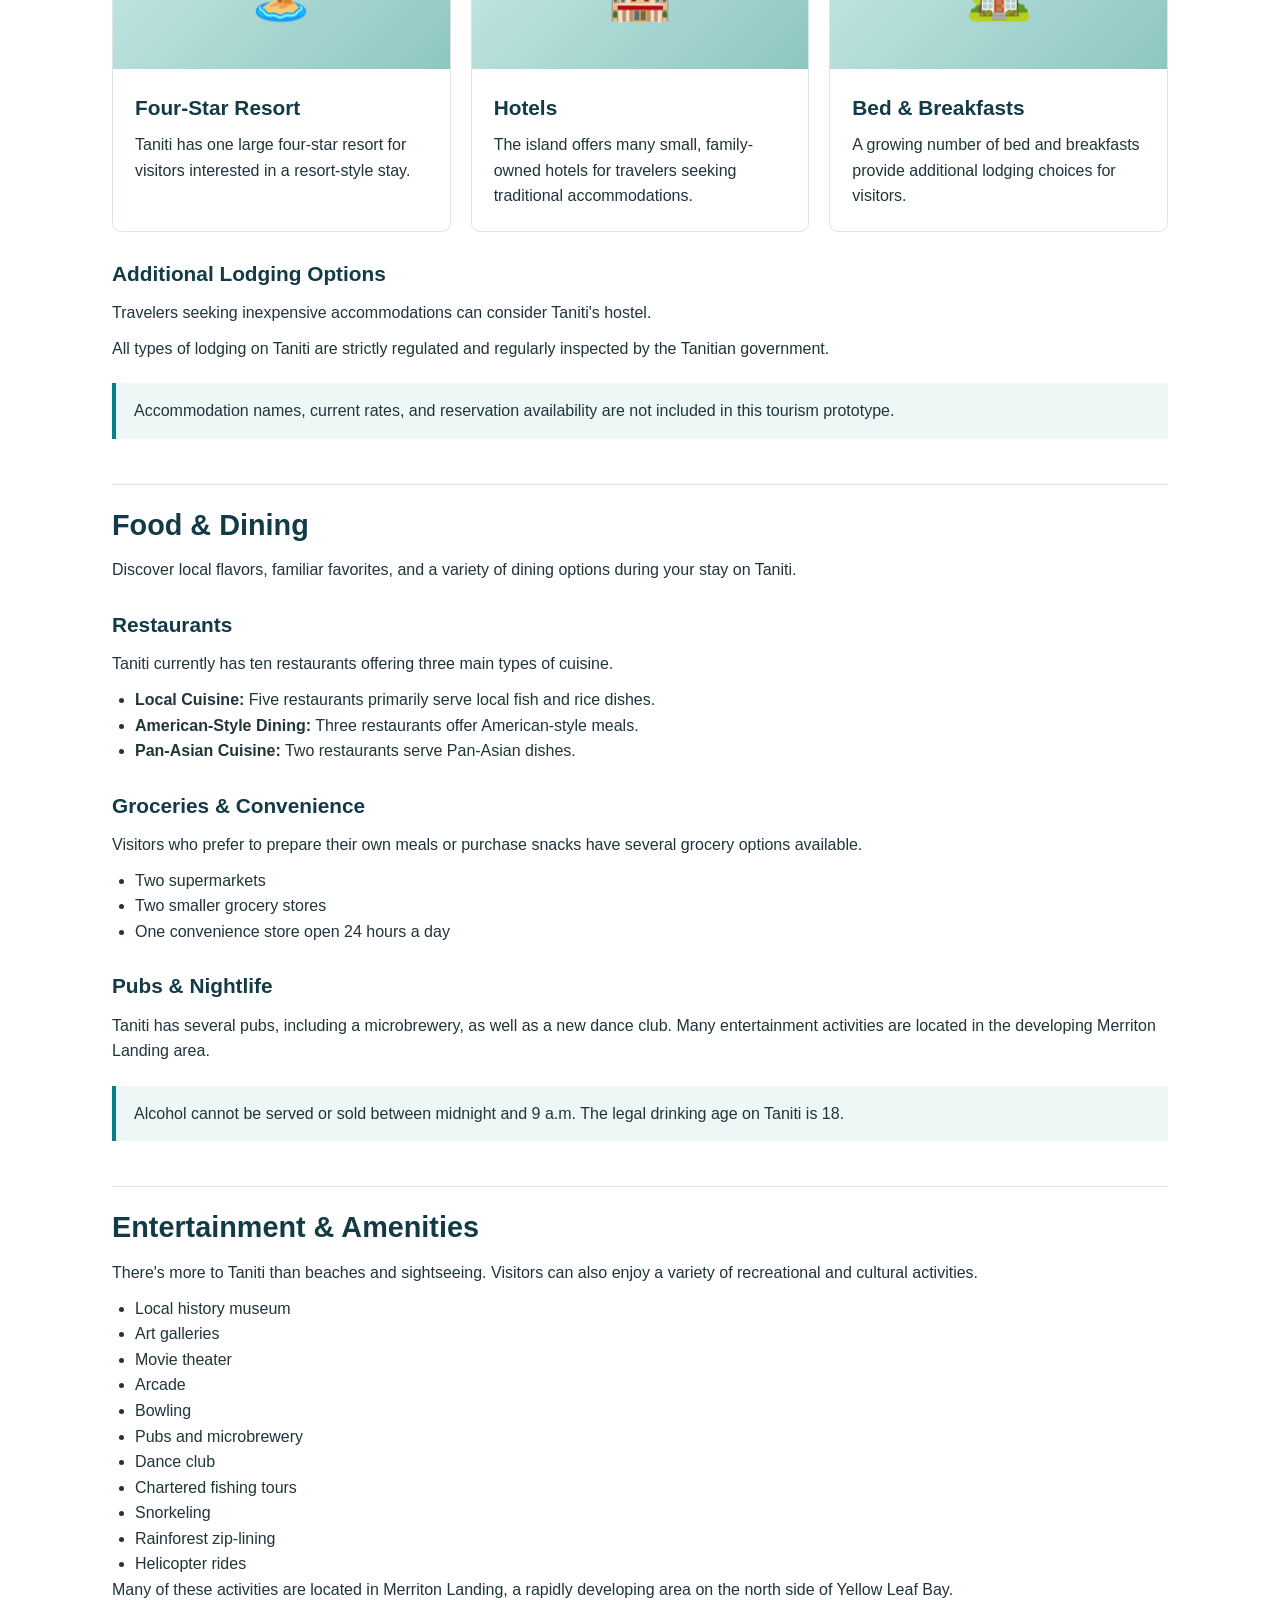
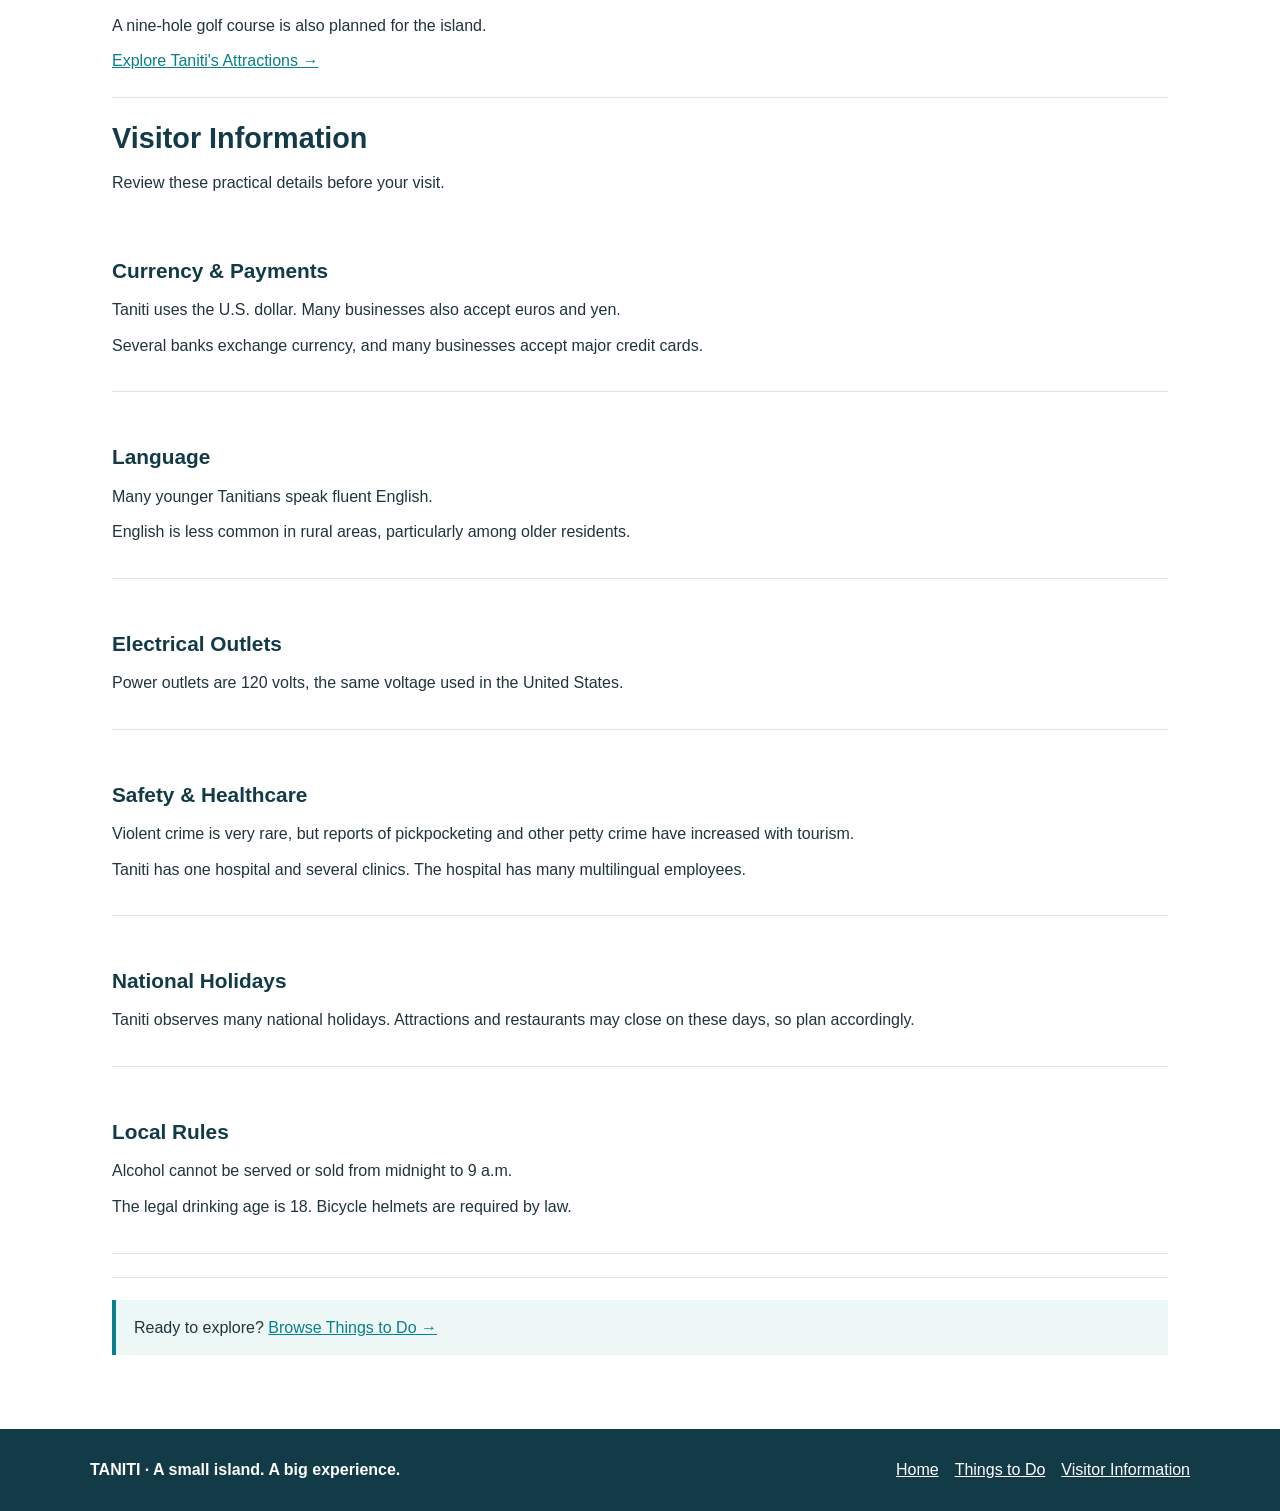
<file: schoolproject/plan-your-trip.html>
<!doctype html>
<html lang="en">

<head>
    <meta charset="utf-8">
    <meta name="viewport" content="width=device-width,initial-scale=1">

    <meta
        name="description"
        content="Plan your Taniti visit: arrival, transport, lodging, food and practical information."
    >

    <title>Plan Your Trip | Taniti Tourism</title>

    <link rel="stylesheet" href="styles.css">
</head>

<body>

    <!-- Header and Navigation -->

    <header>
        <nav class="nav" aria-label="Main navigation">

            <a class="brand" href="/schoolproject/index.html">
                TANITI
            </a>

            <div class="nav-links">
                <a href="/schoolproject/things-to-do.html">
                    Things to Do
                </a>

                <a href="/schoolproject/plan-your-trip.html#stay">
                    Stay
                </a>

                <a href="/schoolproject/plan-your-trip.html#dining">
                    Eat
                </a>

                <a href="/schoolproject/plan-your-trip.html#transportation">
                    Transportation
                </a>

                <a href="/schoolproject/plan-your-trip.html#visitor-info">
                    Visitor Info
                </a>
            </div>

        </nav>
    </header>

    <main>

        <!-- Page Heading -->

        <section class="page-head">
            <div class="inner">

                <h1>Plan Your Trip</h1>

                <p>
                    Everything you need before visiting Taniti.
                </p>

            </div>
        </section>

        <section class="container">

            <!-- Trip Planning Navigation -->

            <nav class="grid-links" aria-label="Trip planning topics">

                <a class="tile" href="#getting-here">
                    Getting Here →
                </a>

                <a class="tile" href="#transportation">
                    Getting Around →
                </a>

                <a class="tile" href="#stay">
                    Where to Stay →
                </a>

                <a class="tile" href="#dining">
                    Food &amp; Dining →
                </a>

                <a class="tile" href="#entertainment">
                    Entertainment →
                </a>

                <a class="tile" href="#visitor-info">
                    Visitor Information →
                </a>

            </nav>

            <!-- Getting Here -->

            <section class="info-block" id="getting-here">

                <h2>Getting Here</h2>

                <p>
                    Whether you're arriving by air or sea,
                    your Taniti adventure begins at one of
                    the island's two main arrival points.
                </p>

                <h3>Arriving by Air</h3>

                <p>
                    Most visitors arrive through Taniti's
                    small airport, which currently accommodates
                    small jets and propeller planes.
                </p>

                <p>
                    The airport is being expanded to accommodate
                    larger jets in the coming years.
                </p>

                <p>
                    Visitors who plan to rent a car can find
                    a local rental agency near the airport.
                </p>

                <h3>Arriving by Cruise Ship</h3>

                <p>
                    A small cruise ship docks in Yellow Leaf Bay
                    for one night per week.
                </p>

                <p>
                    Visitors arriving by cruise ship can explore
                    Taniti City and its nearby beaches.
                    The Merriton Landing area is also easy
                    to explore on foot.
                </p>

                <div class="note">
                    Planning to explore beyond Taniti City?
                    Review the transportation options below
                    before deciding how to travel around the island.
                </div>

            </section>

            <!-- Getting Around -->

            <section class="info-block" id="transportation">

                <h2>Getting Around</h2>

                <p>
                    Taniti offers several ways to explore.
                    Your best option will depend on whether
                    you plan to stay near Taniti City or
                    venture into other parts of the island.
                </p>

                <ul>

                    <li>
                        <strong>Public buses:</strong>
                        Serve Taniti City daily from
                        5 a.m. to 11 p.m.
                    </li>

                    <li>
                        <strong>Private buses:</strong>
                        Serve other areas of the island.
                    </li>

                    <li>
                        <strong>Taxis:</strong>
                        Available in Taniti City.
                    </li>

                    <li>
                        <strong>Rental cars:</strong>
                        Available from a local agency
                        near the airport.
                    </li>

                    <li>
                        <strong>Bicycles:</strong>
                        Available from several vendors.
                        Helmets are required by law.
                    </li>

                    <li>
                        <strong>Walking:</strong>
                        Taniti City is fairly flat and
                        walkable. Merriton Landing is
                        also easy to explore on foot.
                    </li>

                </ul>

                <div class="note">
                    Want to explore the island's natural attractions?
                    <a href="/schoolproject/things-to-do.html">
                        Browse Things to Do →
                    </a>
                </div>

            </section>

            <!-- Accommodations -->

            <section class="info-block" id="stay">

                <h2>Where to Stay</h2>

                <p>
                    From budget-friendly accommodations to
                    resort experiences, Taniti offers lodging
                    options for a variety of travelers.
                </p>

                <div class="cards">

                    <article class="card">

                        <div class="visual" aria-hidden="true">
                            🏝️
                        </div>

                        <div class="card-body">

                            <h3>Four-Star Resort</h3>

                            <p>
                                Taniti has one large four-star
                                resort for visitors interested
                                in a resort-style stay.
                            </p>

                        </div>

                    </article>

                    <article class="card">

                        <div class="visual" aria-hidden="true">
                            🏨
                        </div>

                        <div class="card-body">

                            <h3>Hotels</h3>

                            <p>
                                The island offers many small,
                                family-owned hotels for
                                travelers seeking traditional
                                accommodations.
                            </p>

                        </div>

                    </article>

                    <article class="card">

                        <div class="visual" aria-hidden="true">
                            🏡
                        </div>

                        <div class="card-body">

                            <h3>Bed &amp; Breakfasts</h3>

                            <p>
                                A growing number of bed and
                                breakfasts provide additional
                                lodging choices for visitors.
                            </p>

                        </div>

                    </article>

                </div>

                <h3>Additional Lodging Options</h3>

                <p>
                    Travelers seeking inexpensive accommodations
                    can consider Taniti's hostel.
                </p>

                <p>
                    All types of lodging on Taniti are strictly
                    regulated and regularly inspected by
                    the Tanitian government.
                </p>

                <div class="note">
                    Accommodation names, current rates,
                    and reservation availability are not
                    included in this tourism prototype.
                </div>

            </section>

            <!-- Food and Dining -->

            <section class="info-block" id="dining">

                <h2>Food &amp; Dining</h2>

                <p>
                    Discover local flavors, familiar favorites,
                    and a variety of dining options during
                    your stay on Taniti.
                </p>

                <h3>Restaurants</h3>

                <p>
                    Taniti currently has ten restaurants
                    offering three main types of cuisine.
                </p>

                <ul>

                    <li>
                        <strong>Local Cuisine:</strong>
                        Five restaurants primarily serve
                        local fish and rice dishes.
                    </li>

                    <li>
                        <strong>American-Style Dining:</strong>
                        Three restaurants offer
                        American-style meals.
                    </li>

                    <li>
                        <strong>Pan-Asian Cuisine:</strong>
                        Two restaurants serve
                        Pan-Asian dishes.
                    </li>

                </ul>

                <h3>Groceries &amp; Convenience</h3>

                <p>
                    Visitors who prefer to prepare their own
                    meals or purchase snacks have several
                    grocery options available.
                </p>

                <ul>

                    <li>Two supermarkets</li>
                    <li>Two smaller grocery stores</li>
                    <li>One convenience store open 24 hours a day</li>

                </ul>

                <h3>Pubs &amp; Nightlife</h3>

                <p>
                    Taniti has several pubs, including a
                    microbrewery, as well as a new dance club.
                    Many entertainment activities are located
                    in the developing Merriton Landing area.
                </p>

                <div class="note">
                    Alcohol cannot be served or sold between
                    midnight and 9 a.m. The legal drinking
                    age on Taniti is 18.
                </div>

            </section>

            <!-- Entertainment -->

            <section class="info-block" id="entertainment">

                <h2>Entertainment &amp; Amenities</h2>

                <p>
                    There's more to Taniti than beaches
                    and sightseeing. Visitors can also
                    enjoy a variety of recreational
                    and cultural activities.
                </p>

                <ul>

                    <li>Local history museum</li>
                    <li>Art galleries</li>
                    <li>Movie theater</li>
                    <li>Arcade</li>
                    <li>Bowling</li>
                    <li>Pubs and microbrewery</li>
                    <li>Dance club</li>
                    <li>Chartered fishing tours</li>
                    <li>Snorkeling</li>
                    <li>Rainforest zip-lining</li>
                    <li>Helicopter rides</li>

                </ul>

                <p>
                    Many of these activities are located
                    in Merriton Landing, a rapidly
                    developing area on the north side
                    of Yellow Leaf Bay.
                </p>

                <p>
                    A nine-hole golf course is also
                    planned for the island.
                </p>

                <a href="/schoolproject/things-to-do.html">
                    Explore Taniti's Attractions →
                </a>

            </section>

            <!-- Visitor Information -->

            <section class="info-block" id="visitor-info">

                <h2>Visitor Information</h2>

                <p>
                    Review these practical details
                    before your visit.
                </p>

                <!-- Currency -->

                <div class="info-block" id="currency">

                    <h3>Currency &amp; Payments</h3>

                    <p>
                        Taniti uses the U.S. dollar.
                        Many businesses also accept
                        euros and yen.
                    </p>

                    <p>
                        Several banks exchange currency,
                        and many businesses accept
                        major credit cards.
                    </p>

                </div>

                <!-- Language -->

                <div class="info-block" id="language">

                    <h3>Language</h3>

                    <p>
                        Many younger Tanitians speak
                        fluent English.
                    </p>

                    <p>
                        English is less common in rural
                        areas, particularly among
                        older residents.
                    </p>

                </div>

                <!-- Electrical Outlets -->

                <div class="info-block" id="power">

                    <h3>Electrical Outlets</h3>

                    <p>
                        Power outlets are 120 volts,
                        the same voltage used in
                        the United States.
                    </p>

                </div>

                <!-- Safety -->

                <div class="info-block" id="safety">

                    <h3>Safety &amp; Healthcare</h3>

                    <p>
                        Violent crime is very rare,
                        but reports of pickpocketing
                        and other petty crime have
                        increased with tourism.
                    </p>

                    <p>
                        Taniti has one hospital and
                        several clinics. The hospital
                        has many multilingual employees.
                    </p>

                </div>

                <!-- Holidays -->

                <div class="info-block" id="holidays">

                    <h3>National Holidays</h3>

                    <p>
                        Taniti observes many national
                        holidays. Attractions and
                        restaurants may close on
                        these days, so plan accordingly.
                    </p>

                </div>

                <!-- Local Rules -->

                <div class="info-block" id="local-rules">

                    <h3>Local Rules</h3>

                    <p>
                        Alcohol cannot be served or
                        sold from midnight to 9 a.m.
                    </p>

                    <p>
                        The legal drinking age is 18.
                        Bicycle helmets are required
                        by law.
                    </p>

                </div>

            </section>

            <!-- Closing Call to Action -->

            <div class="note">

                Ready to explore?

                <a href="/schoolproject/things-to-do.html">
                    Browse Things to Do →
                </a>

            </div>

        </section>

    </main>

    <!-- Footer -->

    <footer>

        <div class="inner">

            <strong>
                TANITI · A small island. A big experience.
            </strong>

            <div class="links">

                <a href="/schoolproject/index.html">
                    Home
                </a>

                <a href="/schoolproject/things-to-do.html">
                    Things to Do
                </a>

                <a href="#visitor-info">
                    Visitor Information
                </a>

            </div>

        </div>

    </footer>

</body>
</html>
</file>
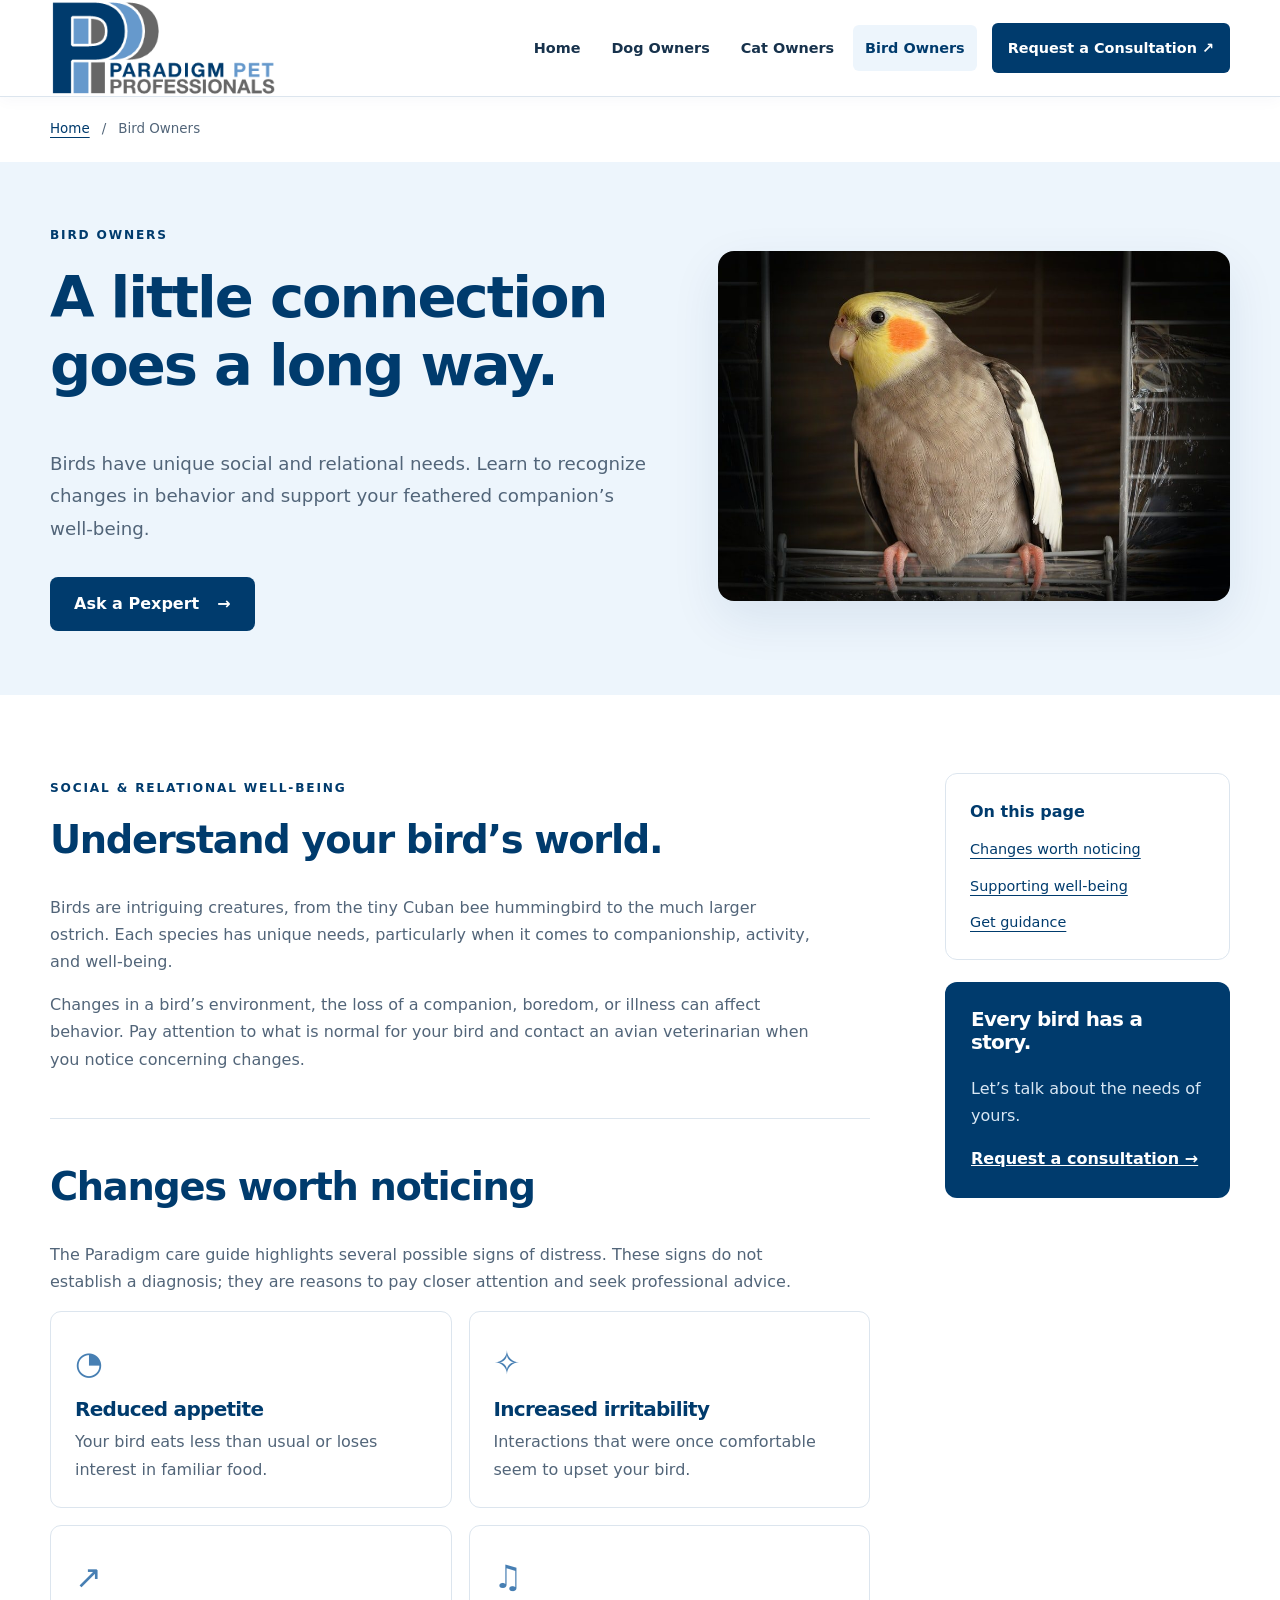
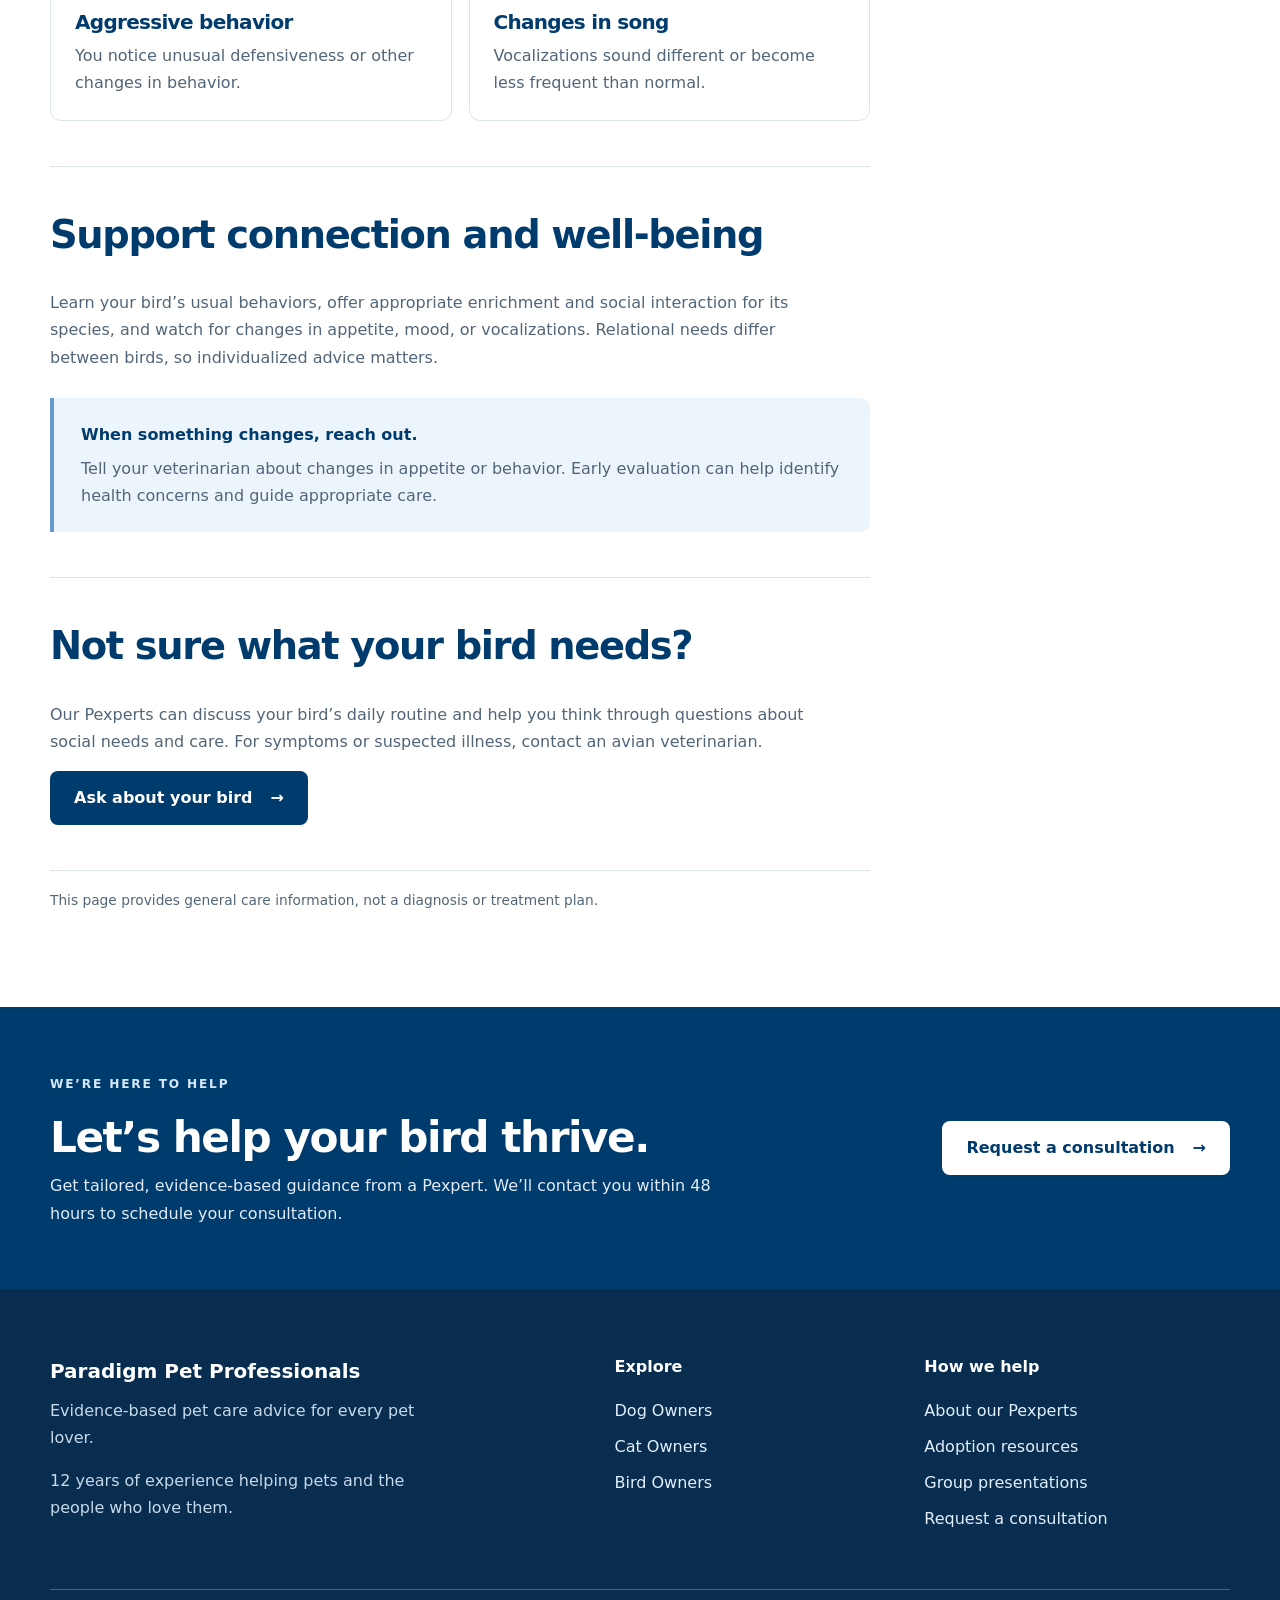
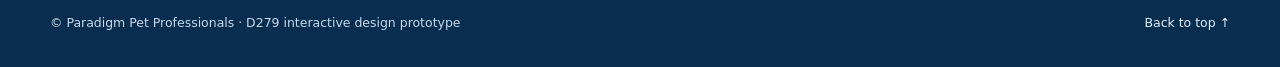
<file: schoolproject/D279/birds.html>
<!doctype html>
<html lang="en">

<head>
    <meta charset="utf-8">
    <meta name="viewport" content="width=device-width, initial-scale=1">
    <meta name="description" content="Bird relational needs and well-being: behavior changes, social needs, and consultation guidance.">
    <meta name="theme-color" content="#003B6D">

    <title>Bird Owners | Paradigm Pet Professionals</title>

    <link rel="icon" href="/schoolproject/D279/assets/logo.png">
    <link rel="stylesheet" href="/schoolproject/D279/styles.css">

    <script src="/schoolproject/D279/script.js" defer></script>
</head>

<body id="top">

    <!-- Accessibility: Skip Navigation -->
    <a class="skip" href="#main">Skip to content</a>

    <!-- Site Header -->
    <header class="site-header">
        <div class="shell head-inner">

            <a class="brand" href="/schoolproject/D279/index.html" aria-label="Paradigm Pet Professionals — Home">
                <img
                    class=""
                    src="/schoolproject/D279/assets/logo.png"
                    alt="Paradigm Pet Professionals logo"
                    loading="lazy"
                >
            </a>

            <button
                class="menu-toggle"
                type="button"
                aria-expanded="false"
                aria-controls="main-nav"
            >
                Menu <span aria-hidden="true">☰</span>
            </button>

            <!-- Primary Navigation -->
            <nav id="main-nav" class="main-nav" aria-label="Primary navigation">

                <a href="/schoolproject/D279/index.html">Home</a>

                <a href="/schoolproject/D279/dogs.html">Dog Owners</a>

                <a href="/schoolproject/D279/cats.html">Cat Owners</a>

                <a
                    href="/schoolproject/D279/birds.html"
                    aria-current="page"
                    class="active"
                >
                    Bird Owners
                </a>

                <a class="nav-cta" href="/schoolproject/D279/consultation.html">
                    Request a Consultation
                    <span aria-hidden="true">↗</span>
                </a>

            </nav>

        </div>
    </header>

    <!-- Main Content -->
    <main id="main">

        <!-- Breadcrumb Navigation -->
        <nav class="breadcrumbs shell" aria-label="Breadcrumb">
            <a href="/schoolproject/D279/index.html">Home</a>
            <span aria-hidden="true">/</span>
            <span aria-current="page">Bird Owners</span>
        </nav>

        <!-- Hero Section -->
        <section class="inner-hero">
            <div class="shell inner-grid">

                <div>
                    <span class="eyebrow">BIRD OWNERS</span>

                    <h1>A little connection goes a long way.</h1>

                    <p class="lead">
                        Birds have unique social and relational needs.
                        Learn to recognize changes in behavior and support
                        your feathered companion’s well-being.
                    </p>

                    <a
                        class="button button-primary"
                        href="/schoolproject/D279/consultation.html"
                    >
                        Ask a Pexpert
                        <span aria-hidden="true">→</span>
                    </a>
                </div>

                <div class="inner-image">
                    <img
                        class=""
                        src="/schoolproject/D279/assets/bird-hero.jpg"
                        alt="Cockatiel perched in its enclosure"
                        loading="lazy"
                    >
                </div>

            </div>
        </section>

        <!-- Article and Sidebar -->
        <div class="shell article-layout">

            <article class="article">

                <!-- Introduction -->
                <span class="eyebrow">SOCIAL &amp; RELATIONAL WELL-BEING</span>

                <h2>Understand your bird’s world.</h2>

                <p>
                    Birds are intriguing creatures, from the tiny Cuban bee
                    hummingbird to the much larger ostrich. Each species
                    has unique needs, particularly when it comes to
                    companionship, activity, and well-being.
                </p>

                <p>
                    Changes in a bird’s environment, the loss of a companion,
                    boredom, or illness can affect behavior. Pay attention
                    to what is normal for your bird and contact an avian
                    veterinarian when you notice concerning changes.
                </p>

                <!-- Signs of Distress -->
                <section id="signs">

                    <h2>Changes worth noticing</h2>

                    <p>
                        The Paradigm care guide highlights several possible
                        signs of distress. These signs do not establish a
                        diagnosis; they are reasons to pay closer attention
                        and seek professional advice.
                    </p>

                    <div class="sign-grid">

                        <div class="sign">
                            <span aria-hidden="true">◔</span>

                            <h3>Reduced appetite</h3>

                            <p>
                                Your bird eats less than usual or loses
                                interest in familiar food.
                            </p>
                        </div>

                        <div class="sign">
                            <span aria-hidden="true">✧</span>

                            <h3>Increased irritability</h3>

                            <p>
                                Interactions that were once comfortable
                                seem to upset your bird.
                            </p>
                        </div>

                        <div class="sign">
                            <span aria-hidden="true">↗</span>

                            <h3>Aggressive behavior</h3>

                            <p>
                                You notice unusual defensiveness or other
                                changes in behavior.
                            </p>
                        </div>

                        <div class="sign">
                            <span aria-hidden="true">♫</span>

                            <h3>Changes in song</h3>

                            <p>
                                Vocalizations sound different or become
                                less frequent than normal.
                            </p>
                        </div>

                    </div>
                </section>

                <!-- Supporting Well-Being -->
                <section id="support">

                    <h2>Support connection and well-being</h2>

                    <p>
                        Learn your bird’s usual behaviors, offer appropriate
                        enrichment and social interaction for its species,
                        and watch for changes in appetite, mood, or
                        vocalizations. Relational needs differ between
                        birds, so individualized advice matters.
                    </p>

                    <div class="callout">

                        <strong>When something changes, reach out.</strong>

                        <p>
                            Tell your veterinarian about changes in appetite
                            or behavior. Early evaluation can help identify
                            health concerns and guide appropriate care.
                        </p>

                    </div>
                </section>

                <!-- Consultation Information -->
                <section id="help">

                    <h2>Not sure what your bird needs?</h2>

                    <p>
                        Our Pexperts can discuss your bird’s daily routine
                        and help you think through questions about social
                        needs and care. For symptoms or suspected illness,
                        contact an avian veterinarian.
                    </p>

                    <a
                        class="button button-primary"
                        href="/schoolproject/D279/consultation.html"
                    >
                        Ask about your bird
                        <span aria-hidden="true">→</span>
                    </a>

                </section>

                <div class="article-note">
                    This page provides general care information,
                    not a diagnosis or treatment plan.
                </div>

            </article>

            <!-- Secondary Navigation -->
            <aside class="sidebar">

                <nav class="jump" aria-label="On this page">

                    <strong>On this page</strong>

                    <a href="#signs">Changes worth noticing</a>
                    <a href="#support">Supporting well-being</a>
                    <a href="#help">Get guidance</a>

                </nav>

                <div class="aside-cta">

                    <h3>Every bird has a story.</h3>

                    <p>Let’s talk about the needs of yours.</p>

                    <a href="/schoolproject/D279/consultation.html">
                        Request a consultation →
                    </a>

                </div>

            </aside>

        </div>

        <!-- Consultation Call to Action -->
        <section class="cta-band">
            <div class="shell cta-inner">

                <div>
                    <span class="eyebrow light">WE’RE HERE TO HELP</span>

                    <h2>Let’s help your bird thrive.</h2>

                    <p>
                        Get tailored, evidence-based guidance from a Pexpert.
                        We’ll contact you within 48 hours to schedule
                        your consultation.
                    </p>
                </div>

                <a
                    class="button button-white"
                    href="/schoolproject/D279/consultation.html"
                >
                    Request a consultation
                    <span aria-hidden="true">→</span>
                </a>

            </div>
        </section>

    </main>

    <!-- Site Footer -->
    <footer class="footer">

        <div class="shell footer-grid">

            <!-- Company Information -->
            <div>

                <a
                    class="footer-brand"
                    href="/schoolproject/D279/index.html"
                >
                    Paradigm Pet Professionals
                </a>

                <p>
                    Evidence-based pet care advice for every pet lover.
                </p>

                <p>
                    12 years of experience helping pets and the people
                    who love them.
                </p>

            </div>

            <!-- Pet Care Navigation -->
            <div>

                <h2>Explore</h2>

                <a href="/schoolproject/D279/dogs.html">Dog Owners</a>
                <a href="/schoolproject/D279/cats.html">Cat Owners</a>
                <a href="/schoolproject/D279/birds.html">Bird Owners</a>

            </div>

            <!-- Services and Resources -->
            <div>

                <h2>How we help</h2>

                <a href="/schoolproject/D279/index.html#pexperts">
                    About our Pexperts
                </a>

                <a href="/schoolproject/D279/index.html#adoption">
                    Adoption resources
                </a>

                <a href="/schoolproject/D279/index.html#services">
                    Group presentations
                </a>

                <a href="/schoolproject/D279/consultation.html">
                    Request a consultation
                </a>

            </div>

        </div>

        <!-- Footer Bottom -->
        <div class="shell footer-bottom">

            <span>
                © Paradigm Pet Professionals · D279 interactive design prototype
            </span>

            <a href="#top">Back to top ↑</a>

        </div>

    </footer>

</body>
</html>
</file>
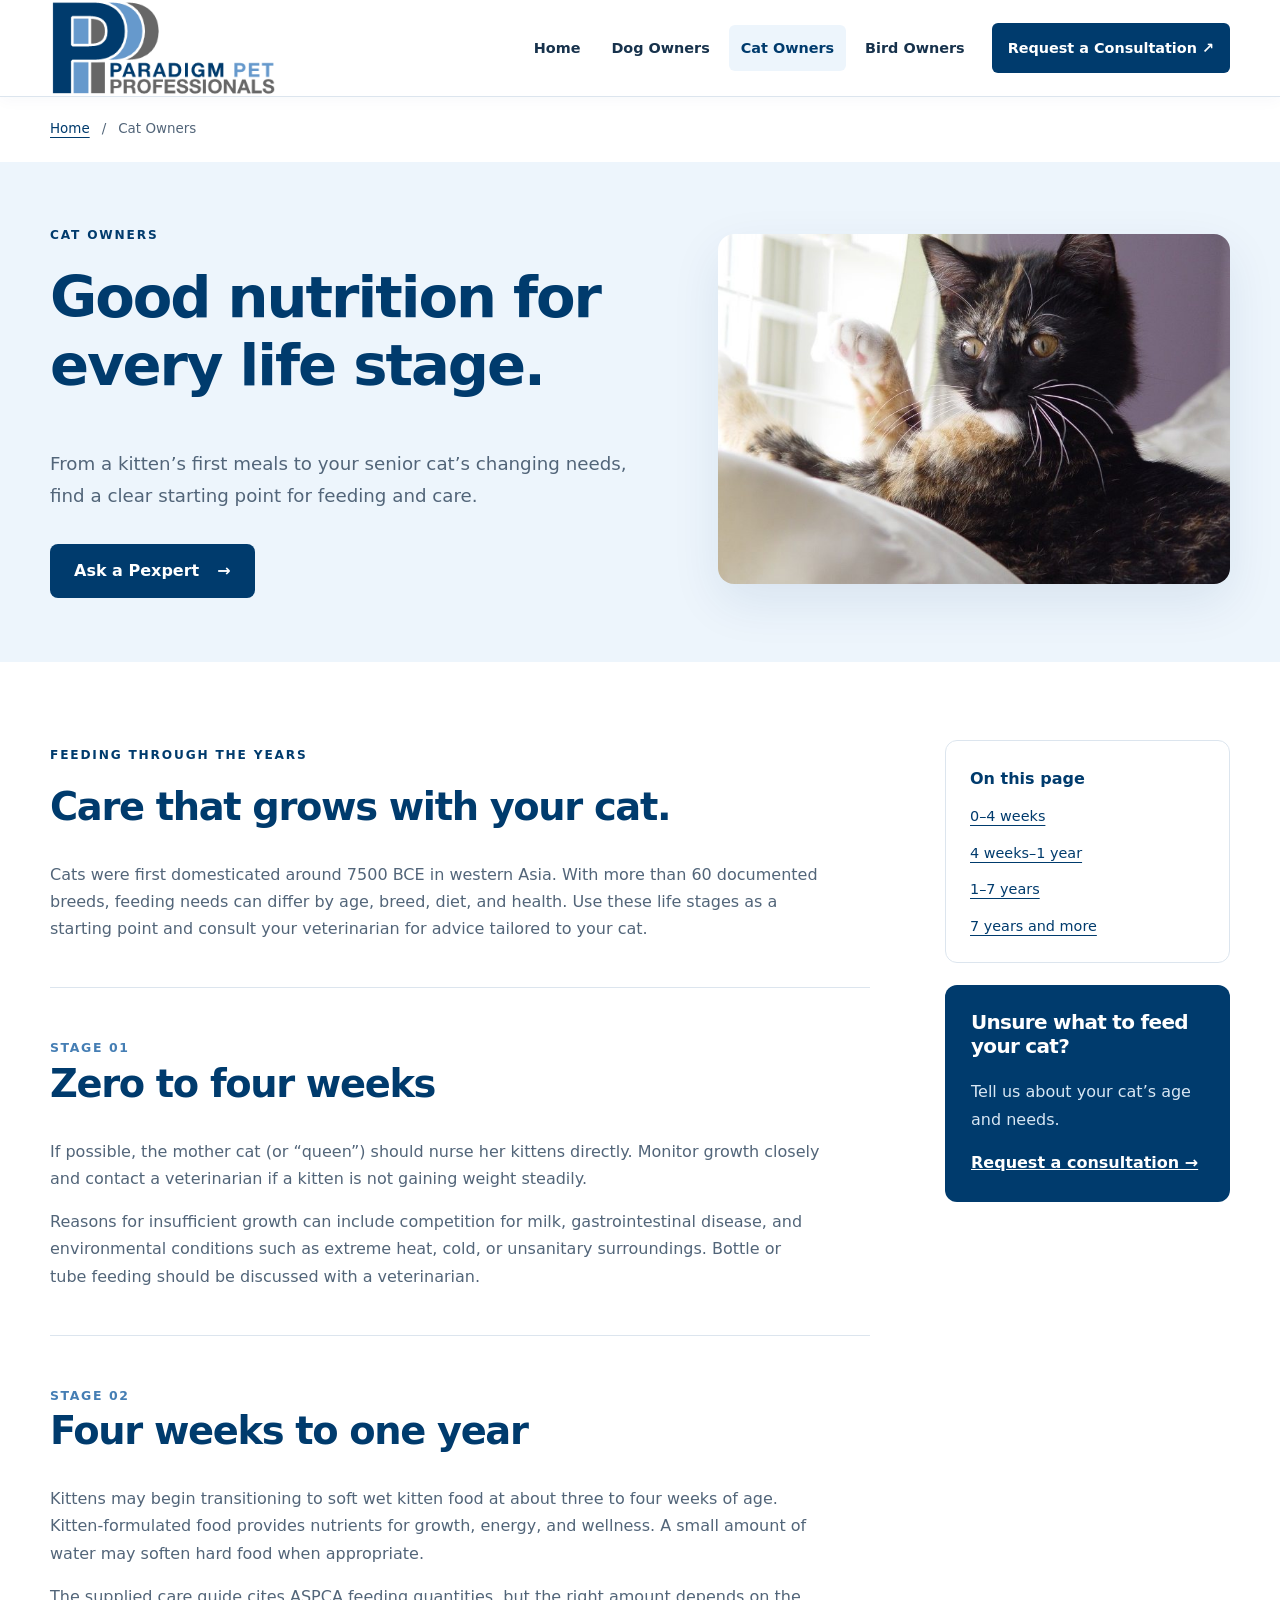
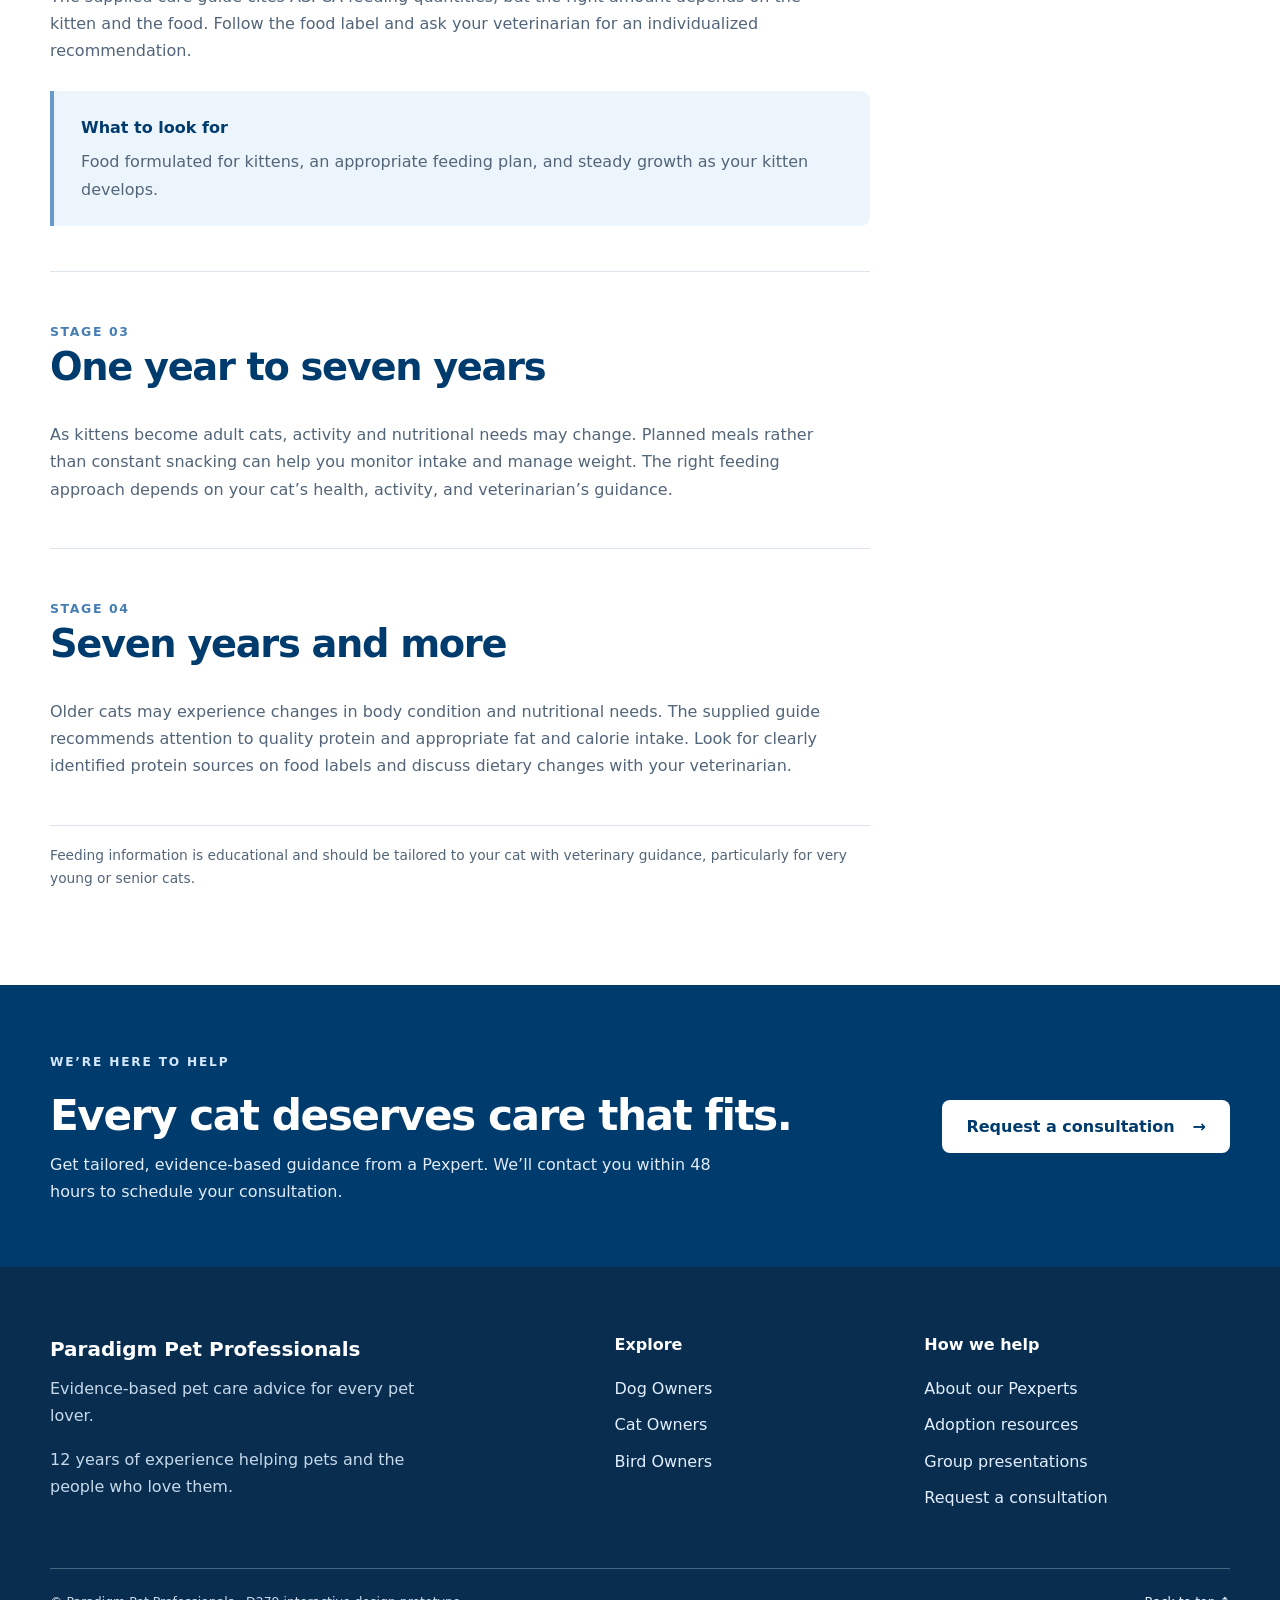
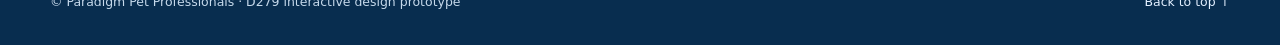
<file: schoolproject/D279/cats.html>
<!doctype html>
<html lang="en">

<head>
    <meta charset="utf-8">
    <meta name="viewport" content="width=device-width, initial-scale=1">
    <meta name="description" content="Cat nutrition and feeding needs from newborn kittens through senior cats, with pet care consultation support.">
    <meta name="theme-color" content="#003B6D">

    <title>Cat Owners | Paradigm Pet Professionals</title>

    <link rel="icon" href="/schoolproject/D279/assets/logo.png">
    <link rel="stylesheet" href="/schoolproject/D279/styles.css">

    <script src="/schoolproject/D279/script.js" defer></script>
</head>

<body id="top">

    <!-- Accessibility: Skip Navigation -->
    <a class="skip" href="#main">Skip to content</a>

    <!-- Site Header -->
    <header class="site-header">
        <div class="shell head-inner">

            <a
                class="brand"
                href="/schoolproject/D279/index.html"
                aria-label="Paradigm Pet Professionals — Home"
            >
                <img
                    class=""
                    src="/schoolproject/D279/assets/logo.png"
                    alt="Paradigm Pet Professionals logo"
                    loading="lazy"
                >
            </a>

            <button
                class="menu-toggle"
                type="button"
                aria-expanded="false"
                aria-controls="main-nav"
            >
                Menu <span aria-hidden="true">☰</span>
            </button>

            <!-- Primary Navigation -->
            <nav
                id="main-nav"
                class="main-nav"
                aria-label="Primary navigation"
            >

                <a href="/schoolproject/D279/index.html">Home</a>

                <a href="/schoolproject/D279/dogs.html">Dog Owners</a>

                <a
                    href="/schoolproject/D279/cats.html"
                    aria-current="page"
                    class="active"
                >
                    Cat Owners
                </a>

                <a href="/schoolproject/D279/birds.html">Bird Owners</a>

                <a
                    class="nav-cta"
                    href="/schoolproject/D279/consultation.html"
                >
                    Request a Consultation
                    <span aria-hidden="true">↗</span>
                </a>

            </nav>

        </div>
    </header>

    <!-- Main Content -->
    <main id="main">

        <!-- Breadcrumb Navigation -->
        <nav class="breadcrumbs shell" aria-label="Breadcrumb">

            <a href="/schoolproject/D279/index.html">Home</a>

            <span aria-hidden="true">/</span>

            <span aria-current="page">Cat Owners</span>

        </nav>

        <!-- Hero Section -->
        <section class="inner-hero">
            <div class="shell inner-grid">

                <div>

                    <span class="eyebrow">CAT OWNERS</span>

                    <h1>Good nutrition for every life stage.</h1>

                    <p class="lead">
                        From a kitten’s first meals to your senior cat’s
                        changing needs, find a clear starting point for
                        feeding and care.
                    </p>

                    <a
                        class="button button-primary"
                        href="/schoolproject/D279/consultation.html"
                    >
                        Ask a Pexpert
                        <span aria-hidden="true">→</span>
                    </a>

                </div>

                <div class="inner-image">

                    <img
                        class=""
                        src="/schoolproject/D279/assets/cat-hero.jpg"
                        alt="Tortoiseshell cat relaxing on a couch"
                        loading="lazy"
                    >

                </div>

            </div>
        </section>

        <!-- Article and Sidebar -->
        <div class="shell article-layout">

            <article class="article">

                <!-- Introduction -->
                <span class="eyebrow">FEEDING THROUGH THE YEARS</span>

                <h2>Care that grows with your cat.</h2>

                <p>
                    Cats were first domesticated around 7500 BCE in
                    western Asia. With more than 60 documented breeds,
                    feeding needs can differ by age, breed, diet, and
                    health. Use these life stages as a starting point
                    and consult your veterinarian for advice tailored
                    to your cat.
                </p>

                <!-- Stage 01: Newborn Kittens -->
                <section id="newborn">

                    <span class="stage">STAGE 01</span>

                    <h2>Zero to four weeks</h2>

                    <p>
                        If possible, the mother cat (or “queen”) should
                        nurse her kittens directly. Monitor growth
                        closely and contact a veterinarian if a kitten
                        is not gaining weight steadily.
                    </p>

                    <p>
                        Reasons for insufficient growth can include
                        competition for milk, gastrointestinal disease,
                        and environmental conditions such as extreme
                        heat, cold, or unsanitary surroundings. Bottle
                        or tube feeding should be discussed with a
                        veterinarian.
                    </p>

                </section>

                <!-- Stage 02: Kittens -->
                <section id="kitten">

                    <span class="stage">STAGE 02</span>

                    <h2>Four weeks to one year</h2>

                    <p>
                        Kittens may begin transitioning to soft wet
                        kitten food at about three to four weeks of age.
                        Kitten-formulated food provides nutrients for
                        growth, energy, and wellness. A small amount
                        of water may soften hard food when appropriate.
                    </p>

                    <p>
                        The supplied care guide cites ASPCA feeding
                        quantities, but the right amount depends on
                        the kitten and the food. Follow the food label
                        and ask your veterinarian for an individualized
                        recommendation.
                    </p>

                    <div class="callout">

                        <strong>What to look for</strong>

                        <p>
                            Food formulated for kittens, an appropriate
                            feeding plan, and steady growth as your
                            kitten develops.
                        </p>

                    </div>

                </section>

                <!-- Stage 03: Adult Cats -->
                <section id="adult">

                    <span class="stage">STAGE 03</span>

                    <h2>One year to seven years</h2>

                    <p>
                        As kittens become adult cats, activity and
                        nutritional needs may change. Planned meals
                        rather than constant snacking can help you
                        monitor intake and manage weight. The right
                        feeding approach depends on your cat’s health,
                        activity, and veterinarian’s guidance.
                    </p>

                </section>

                <!-- Stage 04: Senior Cats -->
                <section id="senior">

                    <span class="stage">STAGE 04</span>

                    <h2>Seven years and more</h2>

                    <p>
                        Older cats may experience changes in body
                        condition and nutritional needs. The supplied
                        guide recommends attention to quality protein
                        and appropriate fat and calorie intake. Look
                        for clearly identified protein sources on food
                        labels and discuss dietary changes with your
                        veterinarian.
                    </p>

                </section>

                <!-- Educational Disclaimer -->
                <div class="article-note">
                    Feeding information is educational and should be
                    tailored to your cat with veterinary guidance,
                    particularly for very young or senior cats.
                </div>

            </article>

            <!-- Secondary Navigation -->
            <aside class="sidebar">

                <nav class="jump" aria-label="On this page">

                    <strong>On this page</strong>

                    <a href="#newborn">0–4 weeks</a>

                    <a href="#kitten">4 weeks–1 year</a>

                    <a href="#adult">1–7 years</a>

                    <a href="#senior">7 years and more</a>

                </nav>

                <!-- Sidebar Consultation CTA -->
                <div class="aside-cta">

                    <h3>Unsure what to feed your cat?</h3>

                    <p>Tell us about your cat’s age and needs.</p>

                    <a href="/schoolproject/D279/consultation.html">
                        Request a consultation →
                    </a>

                </div>

            </aside>

        </div>

        <!-- Consultation Call to Action -->
        <section class="cta-band">
            <div class="shell cta-inner">

                <div>

                    <span class="eyebrow light">WE’RE HERE TO HELP</span>

                    <h2>Every cat deserves care that fits.</h2>

                    <p>
                        Get tailored, evidence-based guidance from a
                        Pexpert. We’ll contact you within 48 hours
                        to schedule your consultation.
                    </p>

                </div>

                <a
                    class="button button-white"
                    href="/schoolproject/D279/consultation.html"
                >
                    Request a consultation
                    <span aria-hidden="true">→</span>
                </a>

            </div>
        </section>

    </main>

    <!-- Site Footer -->
    <footer class="footer">

        <div class="shell footer-grid">

            <!-- Company Information -->
            <div>

                <a
                    class="footer-brand"
                    href="/schoolproject/D279/index.html"
                >
                    Paradigm Pet Professionals
                </a>

                <p>
                    Evidence-based pet care advice for every pet lover.
                </p>

                <p>
                    12 years of experience helping pets and the people
                    who love them.
                </p>

            </div>

            <!-- Pet Care Navigation -->
            <div>

                <h2>Explore</h2>

                <a href="/schoolproject/D279/dogs.html">Dog Owners</a>

                <a href="/schoolproject/D279/cats.html">Cat Owners</a>

                <a href="/schoolproject/D279/birds.html">Bird Owners</a>

            </div>

            <!-- Services and Resources -->
            <div>

                <h2>How we help</h2>

                <a href="/schoolproject/D279/index.html#pexperts">
                    About our Pexperts
                </a>

                <a href="/schoolproject/D279/index.html#adoption">
                    Adoption resources
                </a>

                <a href="/schoolproject/D279/index.html#services">
                    Group presentations
                </a>

                <a href="/schoolproject/D279/consultation.html">
                    Request a consultation
                </a>

            </div>

        </div>

        <!-- Footer Bottom -->
        <div class="shell footer-bottom">

            <span>
                © Paradigm Pet Professionals · D279 interactive design prototype
            </span>

            <a href="#top">Back to top ↑</a>

        </div>

    </footer>

</body>
</html>
</file>
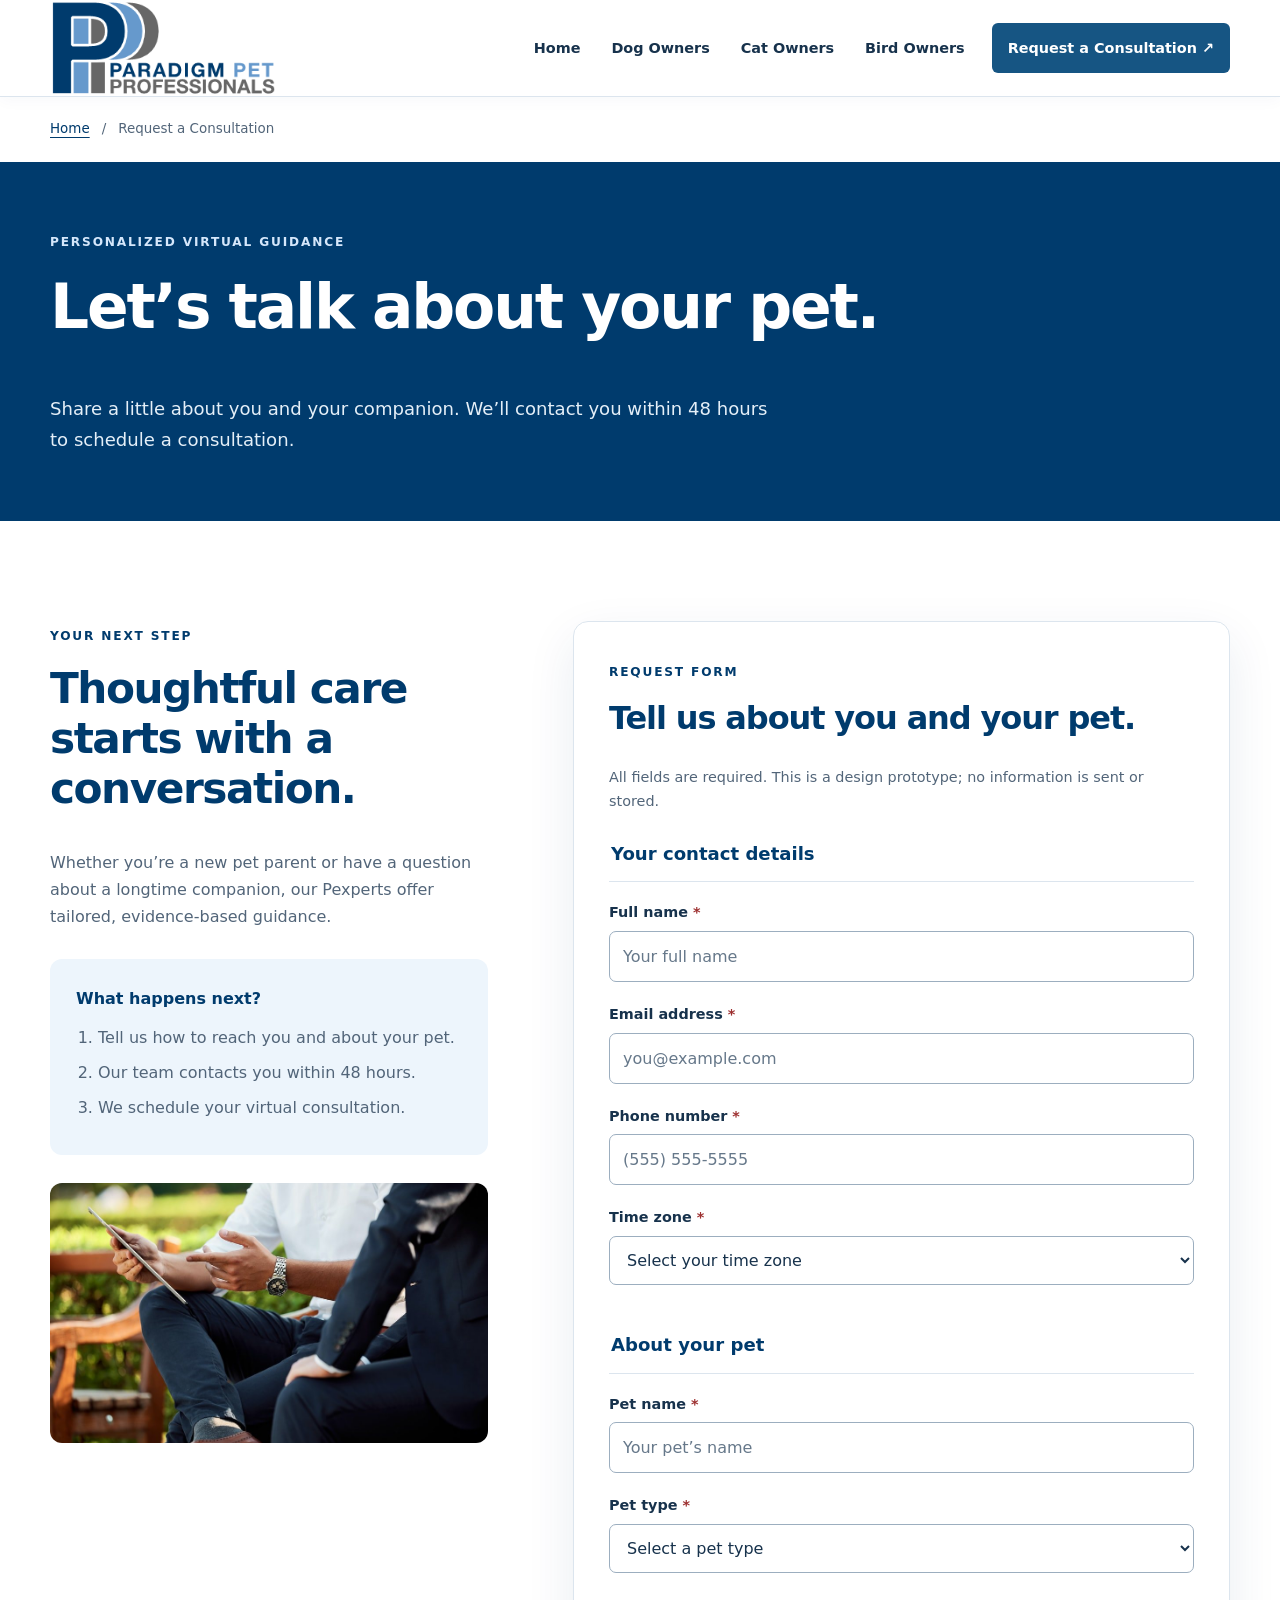
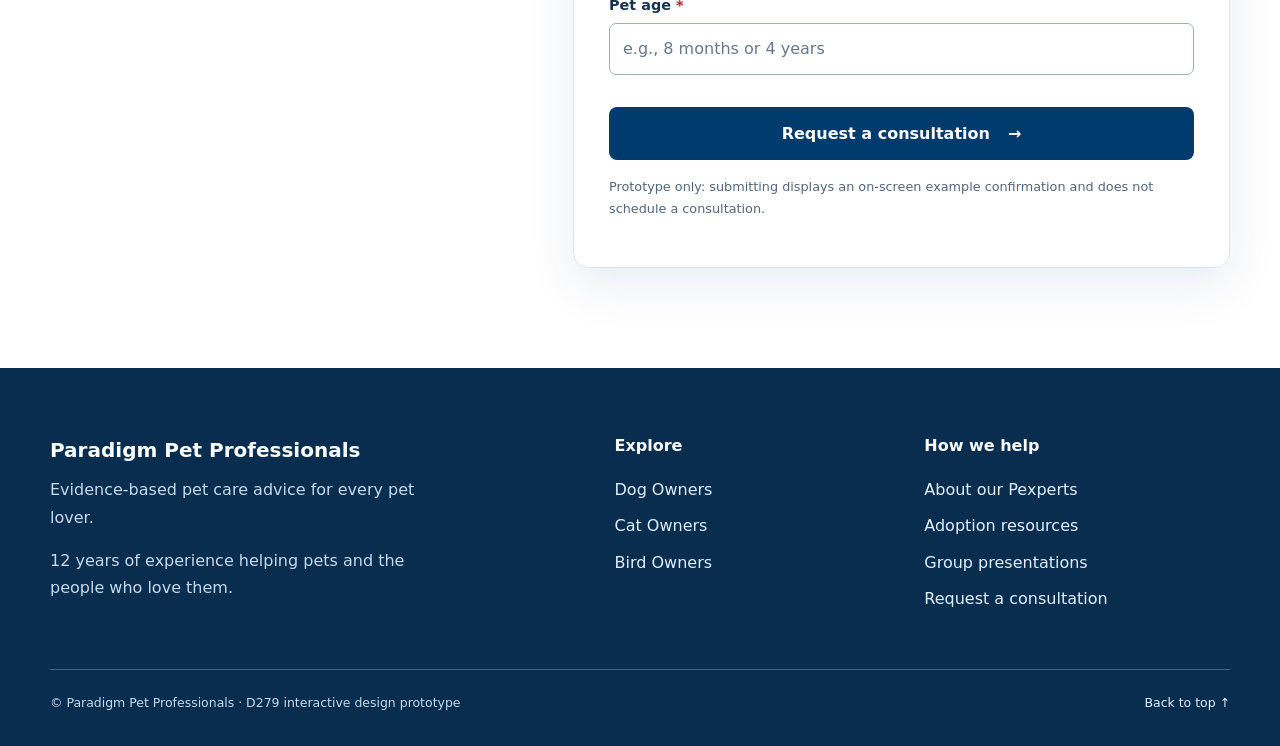
<file: schoolproject/D279/consultation.html>
<!doctype html>
<html lang="en">

<head>
    <meta charset="utf-8">
    <meta name="viewport" content="width=device-width, initial-scale=1">
    <meta name="description" content="Request a virtual new pet care consultation with Paradigm Pet Professionals.">
    <meta name="theme-color" content="#003B6D">

    <title>Request a Consultation | Paradigm Pet Professionals</title>

    <link rel="icon" href="/schoolproject/D279/assets/logo.png">
    <link rel="stylesheet" href="/schoolproject/D279/styles.css">

    <script src="/schoolproject/D279/script.js" defer></script>
</head>

<body id="top">

    <!-- Accessibility: Skip Navigation -->
    <a class="skip" href="#main">Skip to content</a>

    <!-- Site Header -->
    <header class="site-header">
        <div class="shell head-inner">

            <a
                class="brand"
                href="/schoolproject/D279/index.html"
                aria-label="Paradigm Pet Professionals — Home"
            >
                <img
                    class=""
                    src="/schoolproject/D279/assets/logo.png"
                    alt="Paradigm Pet Professionals logo"
                    loading="lazy"
                >
            </a>

            <button
                class="menu-toggle"
                type="button"
                aria-expanded="false"
                aria-controls="main-nav"
            >
                Menu <span aria-hidden="true">☰</span>
            </button>

            <!-- Primary Navigation -->
            <nav
                id="main-nav"
                class="main-nav"
                aria-label="Primary navigation"
            >

                <a href="/schoolproject/D279/index.html">Home</a>

                <a href="/schoolproject/D279/dogs.html">Dog Owners</a>

                <a href="/schoolproject/D279/cats.html">Cat Owners</a>

                <a href="/schoolproject/D279/birds.html">Bird Owners</a>

                <a
                    class="nav-cta"
                    href="/schoolproject/D279/consultation.html"
                    aria-current="page"
                >
                    Request a Consultation
                    <span aria-hidden="true">↗</span>
                </a>

            </nav>

        </div>
    </header>

    <!-- Main Content -->
    <main id="main">

        <!-- Breadcrumb Navigation -->
        <nav class="breadcrumbs shell" aria-label="Breadcrumb">

            <a href="/schoolproject/D279/index.html">Home</a>

            <span aria-hidden="true">/</span>

            <span aria-current="page">Request a Consultation</span>

        </nav>

        <!-- Consultation Hero -->
        <section class="consult-hero">
            <div class="shell">

                <span class="eyebrow light">
                    PERSONALIZED VIRTUAL GUIDANCE
                </span>

                <h1>Let’s talk about your pet.</h1>

                <p>
                    Share a little about you and your companion.
                    We’ll contact you within 48 hours to schedule
                    a consultation.
                </p>

            </div>
        </section>

        <!-- Consultation Content and Form -->
        <section class="section shell form-layout">

            <!-- Consultation Information -->
            <div>

                <span class="eyebrow">YOUR NEXT STEP</span>

                <h2>Thoughtful care starts with a conversation.</h2>

                <p>
                    Whether you’re a new pet parent or have a question
                    about a longtime companion, our Pexperts offer
                    tailored, evidence-based guidance.
                </p>

                <!-- Consultation Process -->
                <div class="expect">

                    <strong>What happens next?</strong>

                    <ol>
                        <li>
                            Tell us how to reach you and about your pet.
                        </li>

                        <li>
                            Our team contacts you within 48 hours.
                        </li>

                        <li>
                            We schedule your virtual consultation.
                        </li>
                    </ol>

                </div>

                <img
                    class="form-photo"
                    src="/schoolproject/D279/assets/consultation.jpg"
                    alt="One-on-one consultation discussion"
                    loading="lazy"
                >

            </div>

            <!-- Consultation Form -->
            <div class="form-card">

                <div class="form-top">

                    <span class="eyebrow">REQUEST FORM</span>

                    <h2>Tell us about you and your pet.</h2>

                    <p>
                        All fields are required. This is a design
                        prototype; no information is sent or stored.
                    </p>

                </div>

                <form id="consultation-form" novalidate>

                    <!-- Owner Contact Information -->
                    <fieldset>

                        <legend>Your contact details</legend>

                        <!-- Full Name -->
                        <div class="field">

                            <label for="full-name">
                                Full name
                                <span aria-hidden="true">*</span>
                            </label>

                            <input
                                id="full-name"
                                name="full-name"
                                autocomplete="name"
                                required
                                placeholder="Your full name"
                            >

                            <span
                                class="error"
                                id="full-name-error"
                            ></span>

                        </div>

                        <!-- Email Address -->
                        <div class="field">

                            <label for="email">
                                Email address
                                <span aria-hidden="true">*</span>
                            </label>

                            <input
                                id="email"
                                name="email"
                                type="email"
                                autocomplete="email"
                                required
                                placeholder="you@example.com"
                            >

                            <span
                                class="error"
                                id="email-error"
                            ></span>

                        </div>

                        <!-- Phone Number -->
                        <div class="field">

                            <label for="phone">
                                Phone number
                                <span aria-hidden="true">*</span>
                            </label>

                            <input
                                id="phone"
                                name="phone"
                                type="tel"
                                autocomplete="tel"
                                required
                                placeholder="(555) 555-5555"
                            >

                            <span
                                class="error"
                                id="phone-error"
                            ></span>

                        </div>

                        <!-- Time Zone -->
                        <div class="field">

                            <label for="timezone">
                                Time zone
                                <span aria-hidden="true">*</span>
                            </label>

                            <select
                                id="timezone"
                                name="timezone"
                                required
                            >
                                <option value="">
                                    Select your time zone
                                </option>

                                <option value="Eastern">
                                    Eastern (ET)
                                </option>

                                <option value="Central">
                                    Central (CT)
                                </option>

                                <option value="Mountain">
                                    Mountain (MT)
                                </option>

                                <option value="Pacific">
                                    Pacific (PT)
                                </option>

                                <option value="Alaska">
                                    Alaska (AKT)
                                </option>

                                <option value="Hawaii-Aleutian">
                                    Hawaii–Aleutian (HAT)
                                </option>

                                <option value="Other">
                                    Other / outside US
                                </option>
                            </select>

                            <span
                                class="error"
                                id="timezone-error"
                            ></span>

                        </div>

                    </fieldset>

                    <!-- Pet Information -->
                    <fieldset>

                        <legend>About your pet</legend>

                        <!-- Pet Name -->
                        <div class="field">

                            <label for="pet-name">
                                Pet name
                                <span aria-hidden="true">*</span>
                            </label>

                            <input
                                id="pet-name"
                                name="pet-name"
                                required
                                placeholder="Your pet’s name"
                            >

                            <span
                                class="error"
                                id="pet-name-error"
                            ></span>

                        </div>

                        <!-- Pet Type -->
                        <div class="field">

                            <label for="pet-type">
                                Pet type
                                <span aria-hidden="true">*</span>
                            </label>

                            <select
                                id="pet-type"
                                name="pet-type"
                                required
                            >
                                <option value="">
                                    Select a pet type
                                </option>

                                <option>Dog</option>
                                <option>Cat</option>
                                <option>Bird</option>
                                <option>Fish</option>
                                <option>Small animal</option>
                                <option>Reptile</option>
                                <option>Other</option>
                            </select>

                            <span
                                class="error"
                                id="pet-type-error"
                            ></span>

                        </div>

                        <!-- Pet Age -->
                        <div class="field">

                            <label for="pet-age">
                                Pet age
                                <span aria-hidden="true">*</span>
                            </label>

                            <input
                                id="pet-age"
                                name="pet-age"
                                required
                                placeholder="e.g., 8 months or 4 years"
                            >

                            <span
                                class="error"
                                id="pet-age-error"
                            ></span>

                        </div>

                    </fieldset>

                    <!-- Submit Button -->
                    <button
                        class="button button-primary submit"
                        type="submit"
                    >
                        Request a consultation
                        <span aria-hidden="true">→</span>
                    </button>

                    <!-- Prototype Disclaimer -->
                    <p class="form-disclaimer">
                        Prototype only: submitting displays an on-screen
                        example confirmation and does not schedule
                        a consultation.
                    </p>

                    <!-- Form Feedback -->
                    <div
                        class="form-feedback"
                        id="form-feedback"
                        role="status"
                        aria-live="polite"
                        tabindex="-1"
                        hidden
                    ></div>

                </form>

            </div>

        </section>

    </main>

    <!-- Site Footer -->
    <footer class="footer">

        <div class="shell footer-grid">

            <!-- Company Information -->
            <div>

                <a
                    class="footer-brand"
                    href="/schoolproject/D279/index.html"
                >
                    Paradigm Pet Professionals
                </a>

                <p>
                    Evidence-based pet care advice for every pet lover.
                </p>

                <p>
                    12 years of experience helping pets and the people
                    who love them.
                </p>

            </div>

            <!-- Pet Care Navigation -->
            <div>

                <h2>Explore</h2>

                <a href="/schoolproject/D279/dogs.html">Dog Owners</a>

                <a href="/schoolproject/D279/cats.html">Cat Owners</a>

                <a href="/schoolproject/D279/birds.html">Bird Owners</a>

            </div>

            <!-- Services and Resources -->
            <div>

                <h2>How we help</h2>

                <a href="/schoolproject/D279/index.html#pexperts">
                    About our Pexperts
                </a>

                <a href="/schoolproject/D279/index.html#adoption">
                    Adoption resources
                </a>

                <a href="/schoolproject/D279/index.html#services">
                    Group presentations
                </a>

                <a href="/schoolproject/D279/consultation.html">
                    Request a consultation
                </a>

            </div>

        </div>

        <!-- Footer Bottom -->
        <div class="shell footer-bottom">

            <span>
                © Paradigm Pet Professionals · D279 interactive design prototype
            </span>

            <a href="#top">Back to top ↑</a>

        </div>

    </footer>

</body>
</html>
</file>
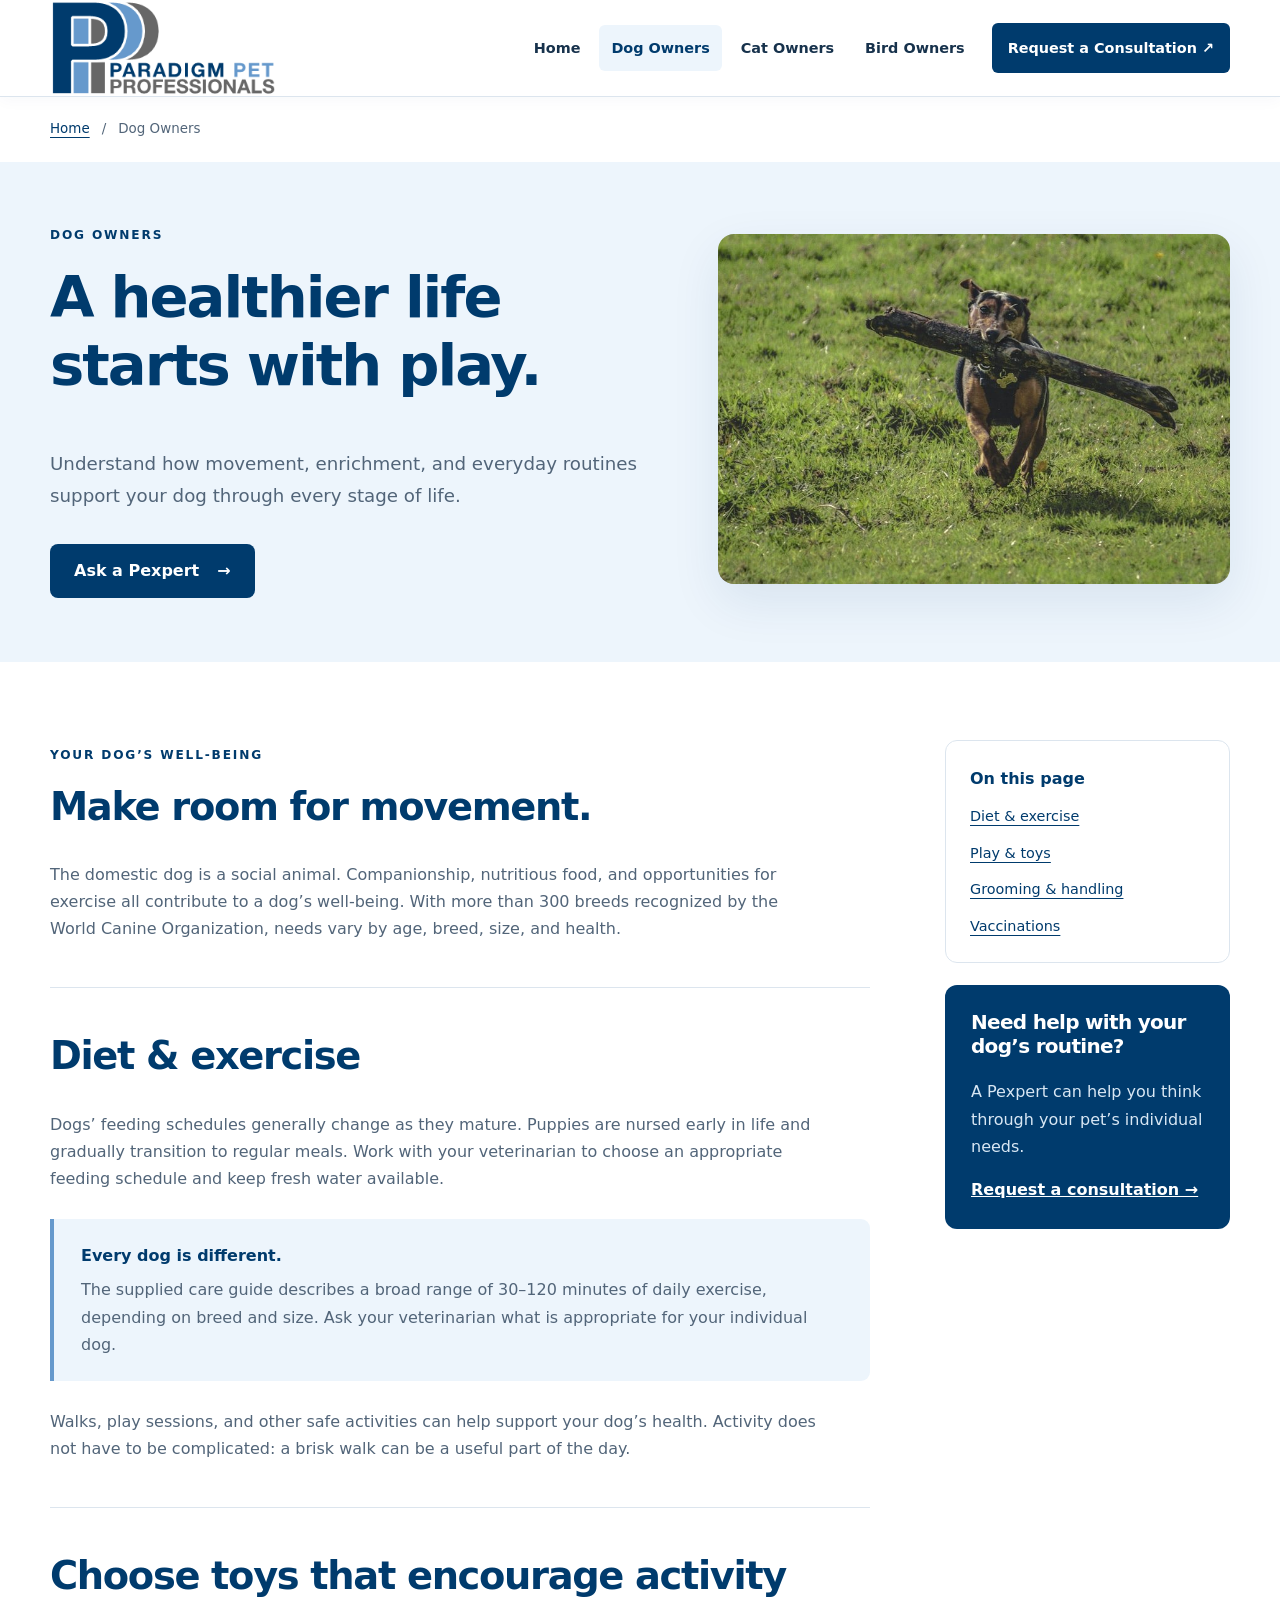
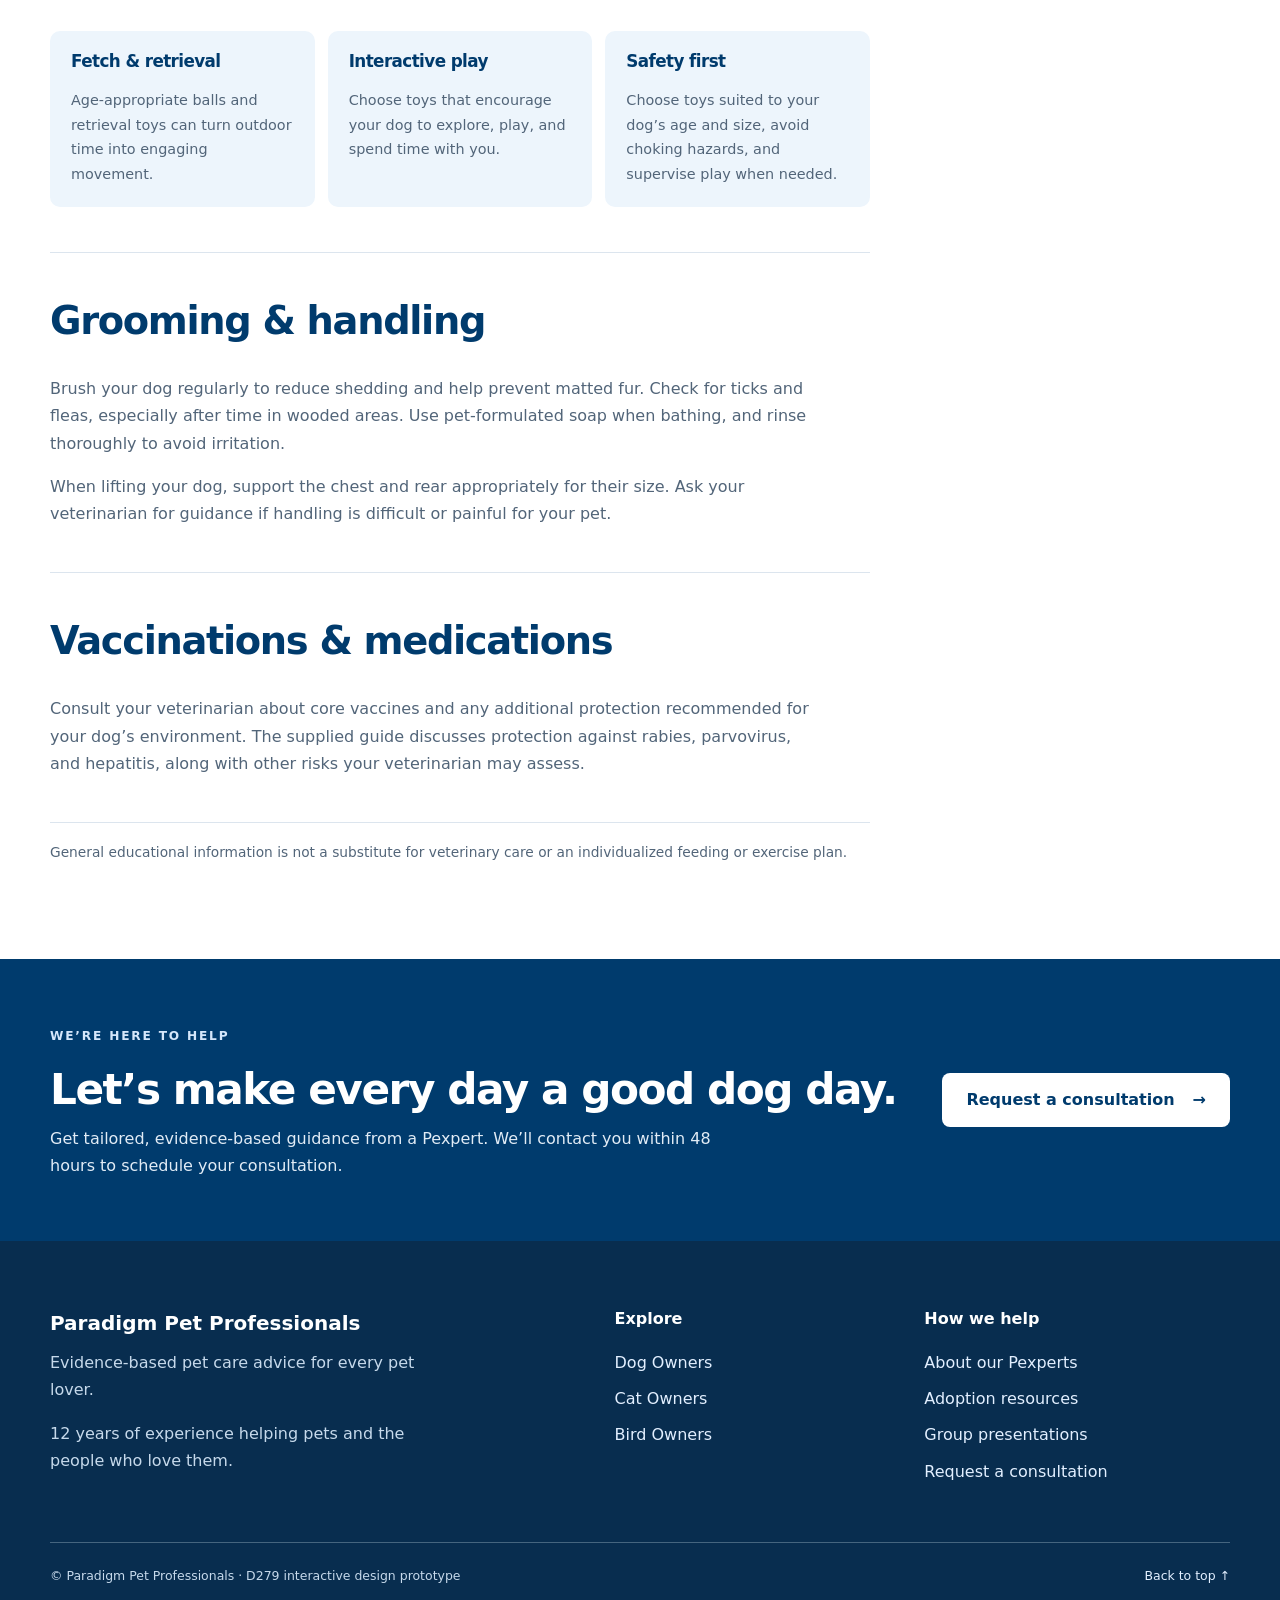
<file: schoolproject/D279/dogs.html>
<!doctype html>
<html lang="en">

<head>
    <meta charset="utf-8">
    <meta name="viewport" content="width=device-width, initial-scale=1">
    <meta name="description" content="Dog activity needs, age-appropriate play and toys, grooming, and pet care guidance.">
    <meta name="theme-color" content="#003B6D">

    <title>Dog Owners | Paradigm Pet Professionals</title>

    <link rel="icon" href="/schoolproject/D279/assets/logo.png">
    <link rel="stylesheet" href="/schoolproject/D279/styles.css">

    <script src="/schoolproject/D279/script.js" defer></script>
</head>

<body id="top">

    <!-- Accessibility: Skip Navigation -->
    <a class="skip" href="#main">Skip to content</a>

    <!-- Site Header -->
    <header class="site-header">
        <div class="shell head-inner">

            <a
                class="brand"
                href="/schoolproject/D279/index.html"
                aria-label="Paradigm Pet Professionals — Home"
            >
                <img
                    class=""
                    src="/schoolproject/D279/assets/logo.png"
                    alt="Paradigm Pet Professionals logo"
                    loading="lazy"
                >
            </a>

            <button
                class="menu-toggle"
                type="button"
                aria-expanded="false"
                aria-controls="main-nav"
            >
                Menu <span aria-hidden="true">☰</span>
            </button>

            <!-- Primary Navigation -->
            <nav
                id="main-nav"
                class="main-nav"
                aria-label="Primary navigation"
            >

                <a href="/schoolproject/D279/index.html">Home</a>

                <a
                    href="/schoolproject/D279/dogs.html"
                    aria-current="page"
                    class="active"
                >
                    Dog Owners
                </a>

                <a href="/schoolproject/D279/cats.html">Cat Owners</a>

                <a href="/schoolproject/D279/birds.html">Bird Owners</a>

                <a
                    class="nav-cta"
                    href="/schoolproject/D279/consultation.html"
                >
                    Request a Consultation
                    <span aria-hidden="true">↗</span>
                </a>

            </nav>

        </div>
    </header>

    <!-- Main Content -->
    <main id="main">

        <!-- Breadcrumb Navigation -->
        <nav class="breadcrumbs shell" aria-label="Breadcrumb">

            <a href="/schoolproject/D279/index.html">Home</a>

            <span aria-hidden="true">/</span>

            <span aria-current="page">Dog Owners</span>

        </nav>

        <!-- Hero Section -->
        <section class="inner-hero">
            <div class="shell inner-grid">

                <div>

                    <span class="eyebrow">DOG OWNERS</span>

                    <h1>A healthier life starts with play.</h1>

                    <p class="lead">
                        Understand how movement, enrichment, and everyday
                        routines support your dog through every stage
                        of life.
                    </p>

                    <a
                        class="button button-primary"
                        href="/schoolproject/D279/consultation.html"
                    >
                        Ask a Pexpert
                        <span aria-hidden="true">→</span>
                    </a>

                </div>

                <div class="inner-image">

                    <img
                        class=""
                        src="/schoolproject/D279/assets/dog-play.jpg"
                        alt="Dog carrying a branch while running outdoors"
                        loading="lazy"
                    >

                </div>

            </div>
        </section>

        <!-- Article and Sidebar -->
        <div class="shell article-layout">

            <article class="article">

                <!-- Introduction -->
                <span class="eyebrow">YOUR DOG’S WELL-BEING</span>

                <h2>Make room for movement.</h2>

                <p>
                    The domestic dog is a social animal. Companionship,
                    nutritious food, and opportunities for exercise all
                    contribute to a dog’s well-being. With more than
                    300 breeds recognized by the World Canine Organization,
                    needs vary by age, breed, size, and health.
                </p>

                <!-- Diet and Exercise -->
                <section id="exercise">

                    <h2>Diet &amp; exercise</h2>

                    <p>
                        Dogs’ feeding schedules generally change as they
                        mature. Puppies are nursed early in life and
                        gradually transition to regular meals. Work with
                        your veterinarian to choose an appropriate feeding
                        schedule and keep fresh water available.
                    </p>

                    <div class="callout">

                        <strong>Every dog is different.</strong>

                        <p>
                            The supplied care guide describes a broad
                            range of 30–120 minutes of daily exercise,
                            depending on breed and size. Ask your
                            veterinarian what is appropriate for your
                            individual dog.
                        </p>

                    </div>

                    <p>
                        Walks, play sessions, and other safe activities
                        can help support your dog’s health. Activity
                        does not have to be complicated: a brisk walk
                        can be a useful part of the day.
                    </p>

                </section>

                <!-- Play and Toys -->
                <section id="toys">

                    <h2>Choose toys that encourage activity</h2>

                    <div class="mini-grid">

                        <div class="mini-card">

                            <h3>Fetch &amp; retrieval</h3>

                            <p>
                                Age-appropriate balls and retrieval toys
                                can turn outdoor time into engaging
                                movement.
                            </p>

                        </div>

                        <div class="mini-card">

                            <h3>Interactive play</h3>

                            <p>
                                Choose toys that encourage your dog
                                to explore, play, and spend time
                                with you.
                            </p>

                        </div>

                        <div class="mini-card">

                            <h3>Safety first</h3>

                            <p>
                                Choose toys suited to your dog’s age
                                and size, avoid choking hazards, and
                                supervise play when needed.
                            </p>

                        </div>

                    </div>

                </section>

                <!-- Grooming and Handling -->
                <section id="grooming">

                    <h2>Grooming &amp; handling</h2>

                    <p>
                        Brush your dog regularly to reduce shedding
                        and help prevent matted fur. Check for ticks
                        and fleas, especially after time in wooded
                        areas. Use pet-formulated soap when bathing,
                        and rinse thoroughly to avoid irritation.
                    </p>

                    <p>
                        When lifting your dog, support the chest and
                        rear appropriately for their size. Ask your
                        veterinarian for guidance if handling is
                        difficult or painful for your pet.
                    </p>

                </section>

                <!-- Vaccinations and Medications -->
                <section id="vaccines">

                    <h2>Vaccinations &amp; medications</h2>

                    <p>
                        Consult your veterinarian about core vaccines
                        and any additional protection recommended for
                        your dog’s environment. The supplied guide
                        discusses protection against rabies, parvovirus,
                        and hepatitis, along with other risks your
                        veterinarian may assess.
                    </p>

                </section>

                <!-- Educational Disclaimer -->
                <div class="article-note">
                    General educational information is not a substitute
                    for veterinary care or an individualized feeding
                    or exercise plan.
                </div>

            </article>

            <!-- Secondary Navigation -->
            <aside class="sidebar">

                <nav class="jump" aria-label="On this page">

                    <strong>On this page</strong>

                    <a href="#exercise">Diet &amp; exercise</a>

                    <a href="#toys">Play &amp; toys</a>

                    <a href="#grooming">Grooming &amp; handling</a>

                    <a href="#vaccines">Vaccinations</a>

                </nav>

                <!-- Sidebar Consultation CTA -->
                <div class="aside-cta">

                    <h3>Need help with your dog’s routine?</h3>

                    <p>
                        A Pexpert can help you think through your
                        pet’s individual needs.
                    </p>

                    <a href="/schoolproject/D279/consultation.html">
                        Request a consultation →
                    </a>

                </div>

            </aside>

        </div>

        <!-- Consultation Call to Action -->
        <section class="cta-band">
            <div class="shell cta-inner">

                <div>

                    <span class="eyebrow light">WE’RE HERE TO HELP</span>

                    <h2>Let’s make every day a good dog day.</h2>

                    <p>
                        Get tailored, evidence-based guidance from a
                        Pexpert. We’ll contact you within 48 hours
                        to schedule your consultation.
                    </p>

                </div>

                <a
                    class="button button-white"
                    href="/schoolproject/D279/consultation.html"
                >
                    Request a consultation
                    <span aria-hidden="true">→</span>
                </a>

            </div>
        </section>

    </main>

    <!-- Site Footer -->
    <footer class="footer">

        <div class="shell footer-grid">

            <!-- Company Information -->
            <div>

                <a
                    class="footer-brand"
                    href="/schoolproject/D279/index.html"
                >
                    Paradigm Pet Professionals
                </a>

                <p>
                    Evidence-based pet care advice for every pet lover.
                </p>

                <p>
                    12 years of experience helping pets and the people
                    who love them.
                </p>

            </div>

            <!-- Pet Care Navigation -->
            <div>

                <h2>Explore</h2>

                <a href="/schoolproject/D279/dogs.html">Dog Owners</a>

                <a href="/schoolproject/D279/cats.html">Cat Owners</a>

                <a href="/schoolproject/D279/birds.html">Bird Owners</a>

            </div>

            <!-- Services and Resources -->
            <div>

                <h2>How we help</h2>

                <a href="/schoolproject/D279/index.html#pexperts">
                    About our Pexperts
                </a>

                <a href="/schoolproject/D279/index.html#adoption">
                    Adoption resources
                </a>

                <a href="/schoolproject/D279/index.html#services">
                    Group presentations
                </a>

                <a href="/schoolproject/D279/consultation.html">
                    Request a consultation
                </a>

            </div>

        </div>

        <!-- Footer Bottom -->
        <div class="shell footer-bottom">

            <span>
                © Paradigm Pet Professionals · D279 interactive design prototype
            </span>

            <a href="#top">Back to top ↑</a>

        </div>

    </footer>

</body>
</html>
</file>
<file: styles.css>
/* =========================================================
   Base
   ========================================================= */

:root {
  --bg: #0b0f14;
  --surface: #101722;
  --surface-soft: #131c29;

  --text: #f7f8fa;
  --text-soft: #b4bdc9;
  --text-muted: #7f8a98;

  --border: rgba(255, 255, 255, 0.09);
  --border-strong: rgba(255, 255, 255, 0.15);

  --accent: #a9c7ff;

  --max-width: 1180px;
}


* {
  box-sizing: border-box;
}


html {
  scroll-behavior: smooth;
}


body {
  margin: 0;
  font-family:
    Inter,
    ui-sans-serif,
    system-ui,
    -apple-system,
    BlinkMacSystemFont,
    "Segoe UI",
    sans-serif;

  background: var(--bg);
  color: var(--text);
  line-height: 1.6;
}


a {
  color: inherit;
}


.page-container {
  width: min(var(--max-width), calc(100% - 48px));
  margin: 0 auto;
}


/* =========================================================
   Navigation
   ========================================================= */

.site-header {
  position: sticky;
  top: 0;
  z-index: 100;

  background: rgba(11, 15, 20, 0.88);
  backdrop-filter: blur(14px);

  border-bottom: 1px solid var(--border);
}


.nav-container {
  width: min(var(--max-width), calc(100% - 48px));
  min-height: 68px;

  margin: 0 auto;

  display: flex;
  align-items: center;
  justify-content: space-between;
}


.brand {
  text-decoration: none;
  font-weight: 750;
  letter-spacing: -0.03em;
}


.nav-links {
  display: flex;
  gap: 28px;
}


.nav-links a {
  text-decoration: none;
  color: var(--text-soft);
  font-size: 0.9rem;

  transition:
    color 0.2s ease,
    opacity 0.2s ease;
}


.nav-links a:hover {
  color: var(--text);
}


/* =========================================================
   Shared typography
   ========================================================= */

.eyebrow {
  margin: 0 0 18px;

  color: var(--text-muted);

  text-transform: uppercase;
  letter-spacing: 0.14em;

  font-size: 0.72rem;
  font-weight: 700;
}


h1,
h2,
h3,
h4,
p {
  margin-top: 0;
}


h1,
h2,
h3 {
  letter-spacing: -0.035em;
}


h2 {
  font-size: clamp(2rem, 4vw, 3.4rem);
  line-height: 1.08;
}


/* =========================================================
   Hero
   ========================================================= */

.hero {
  min-height: calc(100vh - 68px);

  display: flex;
  align-items: center;

  padding: 110px 0;

  background:
    radial-gradient(
      circle at 80% 20%,
      rgba(82, 119, 180, 0.13),
      transparent 34%
    ),
    linear-gradient(
      140deg,
      #0b0f14 0%,
      #101722 100%
    );
}


.hero-inner {
  display: grid;
  grid-template-columns: minmax(0, 1.55fr) minmax(280px, 0.7fr);

  align-items: end;

  gap: 100px;
}


.hero-copy {
  max-width: 820px;
}


.hero h1 {
  margin-bottom: 26px;

  font-size: clamp(3.3rem, 7vw, 6.7rem);

  line-height: 0.98;
}


.hero h1 span {
  display: block;
  color: var(--text-soft);
}


.hero-sub {
  max-width: 760px;

  margin-bottom: 36px;

  color: var(--text-soft);

  font-size: clamp(1.05rem, 1.6vw, 1.28rem);
}


.hero-actions {
  display: flex;
  flex-wrap: wrap;

  gap: 14px;
}


.button {
  display: inline-flex;

  align-items: center;
  justify-content: center;

  min-height: 46px;

  padding: 0 20px;

  border-radius: 7px;

  text-decoration: none;

  font-size: 0.9rem;
  font-weight: 700;

  transition:
    background 0.2s ease,
    border-color 0.2s ease,
    transform 0.2s ease;
}


.button:hover {
  transform: translateY(-2px);
}


.button-primary {
  background: var(--text);
  color: var(--bg);
}


.button-primary:hover {
  background: #dfe4ea;
}


.button-secondary {
  border: 1px solid var(--border-strong);
  color: var(--text-soft);
}


.button-secondary:hover {
  background: rgba(255, 255, 255, 0.05);
  color: var(--text);
}


.hero-principle {
  padding-left: 26px;

  border-left: 1px solid var(--border-strong);
}


.principle-label {
  margin-bottom: 12px;

  color: var(--text-muted);

  text-transform: uppercase;
  letter-spacing: 0.12em;

  font-size: 0.7rem;
  font-weight: 700;
}


.hero-principle blockquote {
  margin: 0;

  font-size: 1.35rem;
  line-height: 1.4;

  color: var(--text-soft);
}


.hero-principle blockquote span {
  display: block;
  color: var(--text);
}


/* =========================================================
   Approach
   ========================================================= */

.approach {
  padding: 140px 0;

  background: var(--surface);

  border-top: 1px solid var(--border);
  border-bottom: 1px solid var(--border);
}


.approach-grid {
  display: grid;

  grid-template-columns: 0.8fr 1.2fr;

  gap: 120px;
}


.section-heading {
  max-width: 470px;
}


.approach-copy {
  max-width: 690px;

  color: var(--text-soft);
}


.approach-copy p {
  margin-bottom: 24px;
}


.approach-copy .lead {
  color: var(--text);

  font-size: 1.2rem;
}


.approach-emphasis {
  margin-top: 38px !important;
  margin-bottom: 0 !important;

  padding-top: 28px;

  border-top: 1px solid var(--border);

  color: var(--text) !important;

  font-size: 1.25rem;
  font-weight: 650;
}


/* =========================================================
   Work
   ========================================================= */

.work {
  padding: 150px 0;

  background: var(--bg);
}


.work-header {
  display: grid;

  grid-template-columns: 1.2fr 0.8fr;

  gap: 100px;

  align-items: end;

  margin-bottom: 100px;
}


.work-header h2 {
  max-width: 720px;
  margin-bottom: 0;
}


.work-header > p {
  max-width: 500px;

  margin-bottom: 6px;

  color: var(--text-soft);
}


.case-study {
  display: grid;

  grid-template-columns: 80px minmax(0, 1fr);

  gap: 42px;

  padding: 76px 0;

  border-top: 1px solid var(--border);
}


.case-study:last-child {
  border-bottom: 1px solid var(--border);
}


.case-number {
  color: var(--text-muted);

  font-size: 0.78rem;
  letter-spacing: 0.08em;
}


.case-main {
  max-width: 980px;
}


.case-meta {
  display: flex;
  flex-wrap: wrap;

  gap: 10px;

  margin-bottom: 22px;
}


.case-meta span {
  padding: 5px 10px;

  border: 1px solid var(--border);

  border-radius: 999px;

  color: var(--text-muted);

  font-size: 0.72rem;
}


.case-study h3 {
  max-width: 800px;

  margin-bottom: 24px;

  font-size: clamp(2rem, 4vw, 3.4rem);
  line-height: 1.08;
}


.case-intro {
  max-width: 830px;

  margin-bottom: 52px;

  color: var(--text-soft);

  font-size: 1.12rem;
}


.case-columns {
  display: grid;

  grid-template-columns: 1fr 1fr;

  gap: 70px;

  margin-bottom: 54px;
}


.case-columns h4 {
  margin-bottom: 12px;

  color: var(--text);

  font-size: 0.76rem;

  text-transform: uppercase;
  letter-spacing: 0.12em;
}


.case-columns p,
.case-columns li {
  color: var(--text-soft);
}


.case-columns ul {
  margin: 0;
  padding-left: 20px;
}


.case-columns li {
  margin-bottom: 10px;
}


.case-result {
  max-width: 830px;

  margin-top: 38px;

  padding: 30px;

  background: var(--surface);

  border: 1px solid var(--border);
  border-radius: 10px;
}


.result-label {
  margin-bottom: 10px !important;

  color: var(--text-muted);

  text-transform: uppercase;
  letter-spacing: 0.1em;

  font-size: 0.7rem;
  font-weight: 700;
}


.case-result p:last-child {
  margin-bottom: 0;

  color: var(--text-soft);
}


.case-quote {
  max-width: 830px;

  margin: 10px 0 44px;
}


.case-quote blockquote {
  margin: 0;

  font-size: clamp(1.8rem, 4vw, 3rem);

  line-height: 1.15;
  letter-spacing: -0.03em;
}


.case-quote blockquote span {
  color: var(--text-soft);
}


/* =========================================================
   Closing
   ========================================================= */

.closing {
  padding: 140px 0;

  background: var(--surface);

  border-bottom: 1px solid var(--border);
}


.closing-inner {
  display: grid;

  grid-template-columns: 1.15fr 0.85fr;

  gap: 110px;
}


.closing h2 {
  max-width: 720px;
  margin-bottom: 0;
}


.closing-copy {
  max-width: 530px;

  color: var(--text-soft);
}


.closing-copy p {
  margin-bottom: 22px;
}


.text-link {
  display: inline-block;

  margin-top: 10px;

  color: var(--text);

  text-decoration: none;

  font-weight: 650;
}


.text-link:hover {
  text-decoration: underline;
}


/* =========================================================
   Footer
   ========================================================= */

.site-footer {
  padding: 34px 0;

  background: var(--bg);
}


.footer-inner {
  display: flex;

  justify-content: space-between;

  gap: 30px;

  color: var(--text-muted);

  font-size: 0.82rem;
}


.footer-inner p {
  margin: 0;
}


/* =========================================================
   Responsive
   ========================================================= */

@media (max-width: 900px) {

  .hero {
    min-height: auto;
  }


  .hero-inner,
  .approach-grid,
  .work-header,
  .closing-inner {
    grid-template-columns: 1fr;
    gap: 60px;
  }


  .hero-principle {
    max-width: 480px;
  }


  .approach,
  .work,
  .closing {
    padding: 100px 0;
  }


  .work-header {
    margin-bottom: 60px;
  }


  .case-columns {
    grid-template-columns: 1fr;

    gap: 34px;
  }

}


@media (max-width: 640px) {

  .page-container,
  .nav-container {
    width: min(100% - 32px, var(--max-width));
  }


  .nav-links {
    gap: 16px;
  }


  .nav-links a:first-child {
    display: none;
  }


  .hero {
    padding: 82px 0;
  }


  .hero h1 {
    font-size: clamp(2.8rem, 14vw, 4.6rem);
  }


  .hero-actions {
    flex-direction: column;
    align-items: stretch;
  }


  .button {
    width: 100%;
  }


  .approach,
  .work,
  .closing {
    padding: 80px 0;
  }


  .case-study {
    grid-template-columns: 1fr;

    gap: 18px;

    padding: 56px 0;
  }


  .case-meta {
    margin-bottom: 18px;
  }


  .case-result {
    padding: 22px;
  }


  .footer-inner {
    flex-direction: column;
    gap: 8px;
  }

}
</file>
<file: schoolproject/D279/styles.css>
:root {
    --navy:#003B6D;
    --sky:#6699CC;
    --gray:#676767;
    --silver:#BDBDBD;
    --ink:#17324c;
    --muted:#526579;
    --pale:#edf5fc;
    --white:#fff;
    --line:#dce5ee;
    --shadow:0 18px 50px rgba(0,59,109,.09)
}

* {
    box-sizing:border-box
}

html {
    scroll-behavior:smooth;
    scroll-padding-top:110px
}

body {
    margin:0;
    background:#fff;
    color:var(--ink);
    font:16px/1.7 system-ui,-apple-system,BlinkMacSystemFont,"Segoe UI",sans-serif
}

img {
    display:block;
    max-width:100%
}

a {
    color:var(--navy)
}

a:hover {
    text-decoration-color:var(--sky)
}

button,input,select {
    font:inherit
}

button,a,input,select {
    touch-action:manipulation
}

a:focus-visible,button:focus-visible,input:focus-visible,select:focus-visible {
    outline:3px solid var(--sky);
    outline-offset:4px
}

h1,h2,h3,p {
    margin-top:0
}

h1,h2,h3 {
    line-height:1.18;
    letter-spacing:-.035em;
    color:var(--navy)
}

h1 {
    font-size:clamp(2.65rem,5.2vw,5rem)
}

h2 {
    font-size:clamp(2rem,3.3vw,3rem)
}

h3 {
    font-size:1.25rem
}

p {
    color:var(--muted)
}

.shell {
    width:min(1180px,calc(100% - 56px));
    margin-inline:auto
}

.skip {
    position:absolute;
    top:-100px;
    left:20px;
    z-index:200;
    background:var(--navy);
    color:white;
    padding:12px 18px
}

.skip:focus {
    top:12px
}

.site-header {
    background:white;
    border-bottom:1px solid var(--line);
    position:sticky;
    top:0;
    z-index:100;
    box-shadow:0 3px 15px rgba(0,59,109,.035)
}

.head-inner {
    display:flex;
    align-items:center;
    justify-content:space-between;
    gap:30px;
    min-height:96px
}

.brand {
    display:block;
    flex:0 0 auto
}

.brand img {
    width:225px;
    height:auto
}

.main-nav {
    display:flex;
    align-items:center;
    gap:7px
}

.main-nav a {
    color:var(--ink);
    text-decoration:none;
    font-weight:650;
    font-size:.9rem;
    padding:11px 12px;
    border-radius:6px;
    white-space:nowrap
}

.main-nav a:hover,.main-nav a.active,.main-nav a[aria-current=page]:not(.nav-cta) {
    color:var(--navy);
    background:var(--pale)
}

.main-nav .nav-cta {
    background:var(--navy);
    color:#fff;
    padding:13px 16px;
    margin-left:8px
}

.main-nav .nav-cta:hover,.main-nav .nav-cta[aria-current=page] {
    background:#165583;
    color:#fff
}

.menu-toggle {
    display:none
}

.eyebrow {
    display:inline-block;
    color:var(--navy);
    font-size:.76rem;
    font-weight:800;
    letter-spacing:.15em;
    margin-bottom:18px
}

.eyebrow.light {
    color:#d5e7fb
}

.hero {
    background:linear-gradient(130deg,#f3f8fd 0%,#e8f3fc 65%,#f5faff 100%);
    padding:72px 0 85px
}

.hero-grid {
    display:grid;
    grid-template-columns:1.03fr .97fr;
    gap:65px;
    align-items:center
}

.hero h1 {
    margin-bottom:23px
}

.hero h1 em {
    color:#3c77b0;
    font-style:normal
}

.lead {
    font-size:1.14rem;
    line-height:1.8;
    max-width:650px
}

.actions {
    display:flex;
    flex-wrap:wrap;
    gap:12px;
    margin-top:28px
}

.button {
    display:inline-flex;
    align-items:center;
    justify-content:center;
    gap:18px;
    text-decoration:none;
    font-weight:750;
    border:2px solid transparent;
    border-radius:8px;
    padding:14px 22px;
    line-height:1.35;
    cursor:pointer;
    transition:transform .15s,background .15s
}

.button:hover {
    transform:translateY(-2px)
}

.button-primary {
    background:var(--navy);
    color:#fff
}

.button-primary:hover {
    background:#165583;
    color:#fff
}

.button-outline {
    border-color:#7aa5cb;
    color:var(--navy);
    background:transparent
}

.button-outline:hover {
    background:#dbeaf8
}

.button-white {
    background:#fff;
    color:var(--navy)
}

.button-white:hover {
    background:#e8f3fc
}

.hero-proof {
    margin:25px 0 0;
    font-size:.86rem;
    color:#476780
}

.hero-proof span {
    color:#4177ac
}

.hero-visual {
    position:relative
}

.hero-visual>img {
    width:100%;
    height:490px;
    object-fit:cover;
    border-radius:20px;
    box-shadow:var(--shadow)
}

.hero-note {
    position:absolute;
    bottom:-23px;
    left:-28px;
    background:#fff;
    border-radius:12px;
    padding:17px 24px;
    box-shadow:var(--shadow);
    display:grid;
    line-height:1.45
}

.hero-note strong {
    color:var(--navy)
}

.hero-note span {
    color:var(--muted);
    font-size:.85rem
}

.section {
    padding-top:100px;
    padding-bottom:100px
}

.section-heading {
    max-width:730px;
    margin-bottom:35px
}

.section-heading h2 {
    margin-bottom:15px
}

.pet-grid {
    display:grid;
    grid-template-columns:repeat(3,1fr);
    gap:24px
}

.pet-card {
    border:1px solid var(--line);
    border-radius:14px;
    overflow:hidden;
    background:white;
    box-shadow:0 6px 22px rgba(0,59,109,.035);
    transition:transform .18s,box-shadow .18s
}

.pet-card:hover {
    transform:translateY(-4px);
    box-shadow:var(--shadow)
}

.pet-card img {
    width:100%;
    height:215px;
    object-fit:cover
}

.pet-card-body {
    padding:24px
}

.pet-card h3 {
    margin-bottom:8px
}

.pet-card p {
    min-height:52px
}

.text-link {
    font-weight:800;
    text-underline-offset:5px
}

.soft-section {
    background:var(--pale)
}

.split {
    display:grid;
    grid-template-columns:1fr 1fr;
    align-items:center;
    gap:75px
}

.split.reverse {
    grid-template-columns:1.1fr .9fr
}

.split p {
    max-width:590px
}

.image-frame img {
    width:100%;
    height:410px;
    object-fit:cover;
    border-radius:15px;
    box-shadow:var(--shadow)
}

.service-grid {
    display:grid;
    grid-template-columns:repeat(3,1fr);
    gap:25px
}

.service {
    padding:30px;
    border:1px solid var(--line);
    border-radius:12px
}

.service-icon {
    width:48px;
    height:48px;
    display:grid;
    place-items:center;
    border-radius:10px;
    background:var(--pale);
    color:var(--navy);
    font-size:1.6rem;
    margin-bottom:22px
}

.resource-list {
    list-style:none;
    margin:0;
    padding:0;
    display:grid;
    gap:9px
}

.resource-list a {
    font-weight:650;
    text-underline-offset:4px
}

.cta-band {
    background:var(--navy);
    padding:62px 0
}

.cta-inner {
    display:flex;
    align-items:center;
    justify-content:space-between;
    gap:45px
}

.cta-inner h2,.cta-inner p {
    color:white
}

.cta-inner h2 {
    margin-bottom:10px
}

.cta-inner p {
    margin-bottom:0;
    max-width:670px;
    color:#e1ecf6
}

.footer {
    background:#082d4f;
    color:#fff;
    padding:65px 0 24px
}

.footer-grid {
    display:grid;
    grid-template-columns:2fr 1fr 1.2fr;
    gap:55px
}

.footer a {
    display:block;
    color:#e2efff;
    text-decoration:none;
    margin-bottom:9px
}

.footer a:hover {
    text-decoration:underline
}

.footer p {
    color:#c6d9eb;
    max-width:400px
}

.footer .footer-brand {
    font-weight:850;
    font-size:1.25rem;
    color:#fff
}

.footer h2 {
    font-size:1rem;
    color:white;
    letter-spacing:0;
    margin:4px 0 20px
}

.footer-bottom {
    display:flex;
    justify-content:space-between;
    gap:20px;
    border-top:1px solid #45657f;
    padding-top:22px;
    margin-top:48px;
    font-size:.78rem;
    color:#c6d9eb
}

.footer-bottom a {
    font-size:.78rem
}

.breadcrumbs {
    display:flex;
    gap:12px;
    padding-top:21px;
    padding-bottom:21px;
    color:var(--muted);
    font-size:.84rem
}

.breadcrumbs a {
    text-underline-offset:4px
}

.inner-hero {
    background:var(--pale);
    padding:58px 0 64px
}

.inner-grid {
    display:grid;
    grid-template-columns:1fr .85fr;
    gap:65px;
    align-items:center
}

.inner-grid h1 {
    font-size:clamp(2.5rem,4.5vw,4.2rem)
}

.inner-grid .button {
    margin-top:13px
}

.inner-image img {
    width:100%;
    height:350px;
    object-fit:cover;
    border-radius:16px;
    box-shadow:var(--shadow)
}

.article-layout {
    display:grid;
    grid-template-columns:minmax(0,1fr) 285px;
    gap:75px;
    padding-top:78px;
    padding-bottom:95px
}

.article>section {
    padding-top:45px;
    margin-top:45px;
    border-top:1px solid var(--line)
}

.article h2 {
    font-size:clamp(1.8rem,3vw,2.4rem)
}

.article p {
    max-width:770px
}

.stage {
    font-size:.78rem;
    font-weight:850;
    letter-spacing:.13em;
    color:#457eb4
}

.callout {
    background:var(--pale);
    border-left:4px solid var(--sky);
    padding:23px 27px;
    margin:27px 0;
    border-radius:0 9px 9px 0
}

.callout strong {
    color:var(--navy)
}

.callout p {
    margin:7px 0 0
}

.article-note {
    border-top:1px solid var(--line);
    margin-top:45px;
    padding-top:18px;
    font-size:.86rem;
    color:var(--muted)
}

.sidebar {
    align-self:start;
    position:sticky;
    top:125px
}

.jump {
    border:1px solid var(--line);
    border-radius:12px;
    padding:24px;
    display:grid;
    gap:12px
}

.jump strong {
    color:var(--navy)
}

.jump a {
    font-size:.9rem;
    text-underline-offset:4px
}

.aside-cta {
    margin-top:22px;
    background:var(--navy);
    border-radius:12px;
    padding:26px
}

.aside-cta h3,.aside-cta p,.aside-cta a {
    color:#fff
}

.aside-cta p {
    color:#d8e7f4
}

.aside-cta a {
    font-weight:800
}

.mini-grid {
    display:grid;
    grid-template-columns:repeat(3,1fr);
    gap:13px
}

.mini-card {
    background:var(--pale);
    padding:21px;
    border-radius:10px
}

.mini-card h3 {
    font-size:1.05rem
}

.mini-card p {
    font-size:.9rem;
    margin-bottom:0
}

.sign-grid {
    display:grid;
    grid-template-columns:1fr 1fr;
    gap:17px
}

.sign {
    padding:24px;
    border:1px solid var(--line);
    border-radius:11px
}

.sign>span {
    color:#477fb3;
    font-size:2rem
}

.sign h3 {
    margin:7px 0
}

.sign p {
    margin-bottom:0
}

.consult-hero {
    background:var(--navy);
    padding:65px 0
}

.consult-hero h1 {
    color:white;
    font-size:clamp(2.6rem,4.8vw,4.3rem)
}

.consult-hero p {
    color:#e4eff8;
    font-size:1.13rem;
    max-width:720px;
    margin:0
}

.form-layout {
    display:grid;
    grid-template-columns:.8fr 1.2fr;
    gap:85px;
    align-items:start
}

.expect {
    background:var(--pale);
    padding:26px;
    border-radius:12px;
    margin:28px 0
}

.expect strong {
    color:var(--navy)
}

.expect ol {
    margin:12px 0 0;
    padding-left:22px;
    color:var(--muted)
}

.expect li {
    margin:8px 0
}

.form-photo {
    border-radius:12px;
    width:100%;
    max-height:260px;
    object-fit:cover
}

.form-card {
    border:1px solid var(--line);
    border-radius:15px;
    padding:35px;
    box-shadow:var(--shadow)
}

.form-top h2 {
    font-size:2rem
}

.form-top p {
    font-size:.9rem
}

.form-card fieldset {
    border:0;
    margin:25px 0 0;
    padding:0
}

.form-card legend {
    font-weight:850;
    color:var(--navy);
    font-size:1.13rem;
    border-bottom:1px solid var(--line);
    padding-bottom:12px;
    width:100%;
    margin-bottom:18px
}

.field {
    margin:0 0 20px
}

.field label {
    display:block;
    font-weight:700;
    font-size:.9rem;
    margin-bottom:6px
}

.field label span {
    color:#9d3030
}

.field input,.field select {
    width:100%;
    min-height:49px;
    padding:11px 13px;
    background:white;
    color:var(--ink);
    border:1.5px solid #9caebf;
    border-radius:7px
}

.field input::placeholder {
    color:#66788a
}

.field input[aria-invalid=true],.field select[aria-invalid=true] {
    border-color:#a52a2a
}

.error {
    display:block;
    color:#a52a2a;
    font-size:.81rem;
    margin-top:4px;
    min-height:0
}

.submit {
    width:100%;
    margin-top:12px
}

.form-disclaimer {
    font-size:.8rem;
    margin-top:16px
}

.form-feedback {
    padding:20px;
    border-radius:10px;
    background:#e8f6ee;
    border:1px solid #7fbea0;
    color:#155d3b
}

.form-feedback strong {
    color:#155d3b
}

.form-feedback p {
    color:#155d3b;
    margin-bottom:0
}

@media(max-width:1100px) {
    .brand img {
        width:175px
    }
    .head-inner {
        gap:10px
    }
    .main-nav a {
        font-size:.82rem;
        padding:10px 8px
    }
    .main-nav .nav-cta {
        margin-left:2px;
        padding:11px
    }
    .hero-grid,.inner-grid {
        gap:38px
    }
    .article-layout {
        gap:35px
    }
}

@media(max-width:820px) {
    .shell {
        width:min(100% - 36px,680px)
    }
    .head-inner {
        min-height:76px;
        flex-wrap:wrap
    }
    .brand img {
        width:185px
    }
    .menu-toggle {
        display:block;
        background:var(--navy);
        color:#fff;
        border:0;
        border-radius:7px;
        padding:9px 13px;
        font-weight:700
    }
    .main-nav {
        display:none;
        width:100%;
        flex-direction:column;
        align-items:stretch;
        padding-bottom:16px
    }
    .main-nav.open {
        display:flex
    }
    .main-nav a {
        font-size:1rem;
        padding:12px
    }
    .main-nav .nav-cta {
        margin-left:0
    }
    .hero,.section {
        padding-top:60px;
        padding-bottom:65px
    }
    .hero-grid,.inner-grid,.split,.split.reverse,.form-layout {
        grid-template-columns:1fr;
        gap:35px
    }
    .hero-visual>img {
        height:360px
    }
    .hero-note {
        left:12px
    }
    .pet-grid,.service-grid {
        grid-template-columns:1fr
    }
    .pet-card img {
        height:255px
    }
    .pet-card p {
        min-height:0
    }
    .image-frame img {
        height:320px
    }
    .cta-inner {
        align-items:start;
        flex-direction:column
    }
    .article-layout {
        grid-template-columns:1fr;
        padding-top:50px
    }
    .sidebar {
        position:static;
        grid-row:1
    }
    .jump {
        display:flex;
        flex-wrap:wrap;
        gap:10px 17px
    }
    .jump strong {
        width:100%
    }
    .aside-cta {
        display:none
    }
    .mini-grid {
        grid-template-columns:1fr
    }
    .footer-grid {
        grid-template-columns:1fr 1fr
    }
    .footer-grid>div:first-child {
        grid-column:1/-1
    }
    .inner-image img {
        height:300px
    }
}

@media(max-width:520px) {
    .shell {
        width:calc(100% - 32px)
    }
    .hero h1 {
        font-size:2.65rem
    }
    .hero-visual>img {
        height:280px
    }
    .hero-note {
        position:relative;
        left:auto;
        bottom:auto;
        margin:-15px 12px 0
    }
    .actions {
        flex-direction:column
    }
    .actions .button {
        width:100%
    }
    .sign-grid {
        grid-template-columns:1fr
    }
    .form-card {
        padding:23px 18px
    }
    .footer-grid {
        grid-template-columns:1fr
    }
    .footer-grid>div:first-child {
        grid-column:auto
    }
    .footer-bottom {
        flex-direction:column
    }
    .inner-image img {
        height:230px
    }
}

@media(prefers-reduced-motion:reduce) {
    html {
        scroll-behavior:auto
    }
    *,*:before,*:after {
        transition:none!important;
        animation:none!important
    }
}
</file>
<file: schoolproject/styles.css>
:root {
    --sea: #087f8c;
    --deep: #123b47;
    --sand: #f7f2e7;
    --ink: #20343a;
    --muted: #52666b;
    --line: #dce6e4;
    --white: #fff;
}

/* Base Styles */

* {
    box-sizing: border-box;
}

html {
    scroll-behavior: smooth;
}

body {
    margin: 0;
    font-family: Arial, Helvetica, sans-serif;
    line-height: 1.6;
    color: var(--ink);
    background: #fff;
}

a {
    color: var(--sea);
}

a:focus-visible {
    outline: 3px solid #e5a72e;
    outline-offset: 3px;
}

/* Header and Navigation */

header {
    background: var(--white);
    border-bottom: 1px solid var(--line);
}

.nav {
    max-width: 1100px;
    margin: auto;
    padding: 16px 22px;
    display: flex;
    justify-content: space-between;
    align-items: center;
    gap: 20px;
    flex-wrap: wrap;
}

.brand {
    font-size: 1.5rem;
    font-weight: 800;
    letter-spacing: .16em;
    color: var(--deep);
    text-decoration: none;
}

.nav-links {
    display: flex;
    flex-wrap: wrap;
    gap: 10px 20px;
}

.nav-links a {
    text-decoration: none;
    font-weight: 600;
    color: var(--deep);
}

.nav-links a[aria-current=page],
.nav-links a:hover {
    color: var(--sea);
    text-decoration: underline;
}

/* Hero Section */


/* Hero Section */

.hero {
    background:
        linear-gradient(
            115deg,
            rgba(10, 48, 58, 0.72),
            rgba(8, 90, 98, 0.35)
        ),
        url("https://images.unsplash.com/photo-1507525428034-b723cf961d3e")
        center / cover no-repeat;

    color: white;
    padding: 110px 22px;
    text-align: center;
}

.hero h1 {
    font-size: clamp(2.3rem, 6vw, 4.5rem);
    line-height: 1.15;
    margin: 0 0 15px;
}

.hero p {
    font-size: 1.2rem;
    margin: 0 auto 26px;
    max-width: 650px;
}

/* Buttons and Actions */

.actions {
    display: flex;
    justify-content: center;
    gap: 12px;
    flex-wrap: wrap;
}

.button {
    display: inline-block;
    background: var(--sea);
    color: white;
    padding: 12px 19px;
    border-radius: 6px;
    text-decoration: none;
    font-weight: 700;
}

.button:hover {
    background: #065e69;
}

.button.light {
    background: white;
    color: var(--deep);
}

.button.outline {
    background: transparent;
    color: white;
    border: 2px solid white;
}

/* Content Containers */

.container {
    max-width: 1100px;
    margin: auto;
    padding: 52px 22px;
}

.container h2 {
    font-size: 2rem;
    line-height: 1.2;
    margin: 0 0 12px;
    color: var(--deep);
}

.intro {
    max-width: 750px;
    color: var(--muted);
    margin: 0 0 27px;
}

.tinted {
    background: var(--sand);
}

/* Cards */

.cards {
    display: grid;
    grid-template-columns: repeat(3, minmax(0, 1fr));
    gap: 20px;
}

.card {
    border: 1px solid var(--line);
    border-radius: 9px;
    overflow: hidden;
    background: white;
    display: flex;
    flex-direction: column;
}


/* Attraction Images */

.visual {
    min-height: 155px;
    display: flex;
    align-items: center;
    justify-content: center;
    background: linear-gradient(135deg, #c7e9e4, #8ec6c2);
    font-size: 3.4rem;
    overflow: hidden;
}

.visual img {
    display: block;
    width: 100%;
    height: 100%;
    min-height: 155px;
    object-fit: cover;
}

.card-body {
    padding: 22px;
    flex: 1;
}

.card h3 {
    margin: 0 0 8px;
    font-size: 1.3rem;
    color: var(--deep);
}

.card p {
    margin: 0 0 16px;
}

.card a {
    font-weight: 700;
}

/* Navigation Tiles */

.grid-links {
    display: grid;
    grid-template-columns: repeat(3, minmax(0, 1fr));
    gap: 14px;
}

.tile {
    padding: 24px;
    border-radius: 8px;
    background: white;
    border: 1px solid var(--line);
    text-decoration: none;
    color: var(--deep);
    font-weight: 700;
}

.tile:hover {
    border-color: var(--sea);
    background: #f0faf9;
}

/* Interior Page Headers */

.page-head {
    background: #e6f3f1;
    padding: 50px 22px;
}

.page-head .inner {
    max-width: 1100px;
    margin: auto;
}

.page-head h1 {
    font-size: clamp(2rem, 5vw, 3.2rem);
    line-height: 1.2;
    color: var(--deep);
    margin: 0 0 10px;
}

.page-head p {
    margin: 0;
    color: var(--muted);
    font-size: 1.1rem;
}

/* Category Chips */

.chips {
    display: flex;
    gap: 10px;
    flex-wrap: wrap;
    margin: 25px 0;
}

.chip {
    padding: 9px 16px;
    background: #e6f3f1;
    border-radius: 25px;
    text-decoration: none;
    font-weight: 700;
}

/* Attraction Features */

.feature {
    display: grid;
    grid-template-columns: 210px 1fr;
    gap: 24px;
    align-items: center;
    border-bottom: 1px solid var(--line);
    padding: 26px 0;
    scroll-margin-top: 20px;
}

.feature .visual {
    border-radius: 8px;
}

.feature h3 {
    margin: 0 0 8px;
    font-size: 1.5rem;
}

.feature p {
    margin: 0 0 12px;
}

/* Visitor Information */

.info-block {
    padding: 23px 0;
    border-bottom: 1px solid var(--line);
    scroll-margin-top: 20px;
}

.info-block > h2 {
    font-size: 1.8rem;
    color: var(--deep);
    margin: 0 0 15px;
}

.info-block > h3 {
    font-size: 1.3rem;
    color: var(--deep);
    margin: 25px 0 10px;
}

.info-block .cards {
    margin: 25px 0;
}

.info-block p {
    margin: 0 0 10px;
}

.info-block ul {
    margin: 8px 0 0;
    padding-left: 23px;
}

.info-block .card-body p {
    margin-bottom: 0;
}

.note {
    border-left: 4px solid var(--sea);
    background: #edf8f6;
    padding: 15px 18px;
    margin: 22px 0;
}

/* Footer */

footer {
    background: var(--deep);
    color: white;
    padding: 28px 22px;
}

footer .inner {
    max-width: 1100px;
    margin: auto;
    display: flex;
    justify-content: space-between;
    gap: 18px;
    flex-wrap: wrap;
}

footer a {
    color: white;
}

footer .links {
    display: flex;
    flex-wrap: wrap;
    gap: 16px;
}

/* Responsive Layout */

@media (max-width: 720px) {

    .cards,
    .grid-links {
        grid-template-columns: 1fr;
    }

    .feature {
        grid-template-columns: 1fr;
    }

    .feature .visual {
        min-height: 125px;
    }

    .hero {
        padding: 65px 22px;
    }

    .container {
        padding: 38px 20px;
    }

    .nav {
        align-items: flex-start;
        flex-direction: column;
    }
}

/* Prototype Photography */

.feature .visual img {
    height: 155px;
}

.card .visual img {
    height: 180px;
}

.photo-credit {
    font-size: 0.8rem;
    color: var(--muted);
    margin-top: 12px;
}

.photo-credit a {
    color: inherit;
}
</file>
